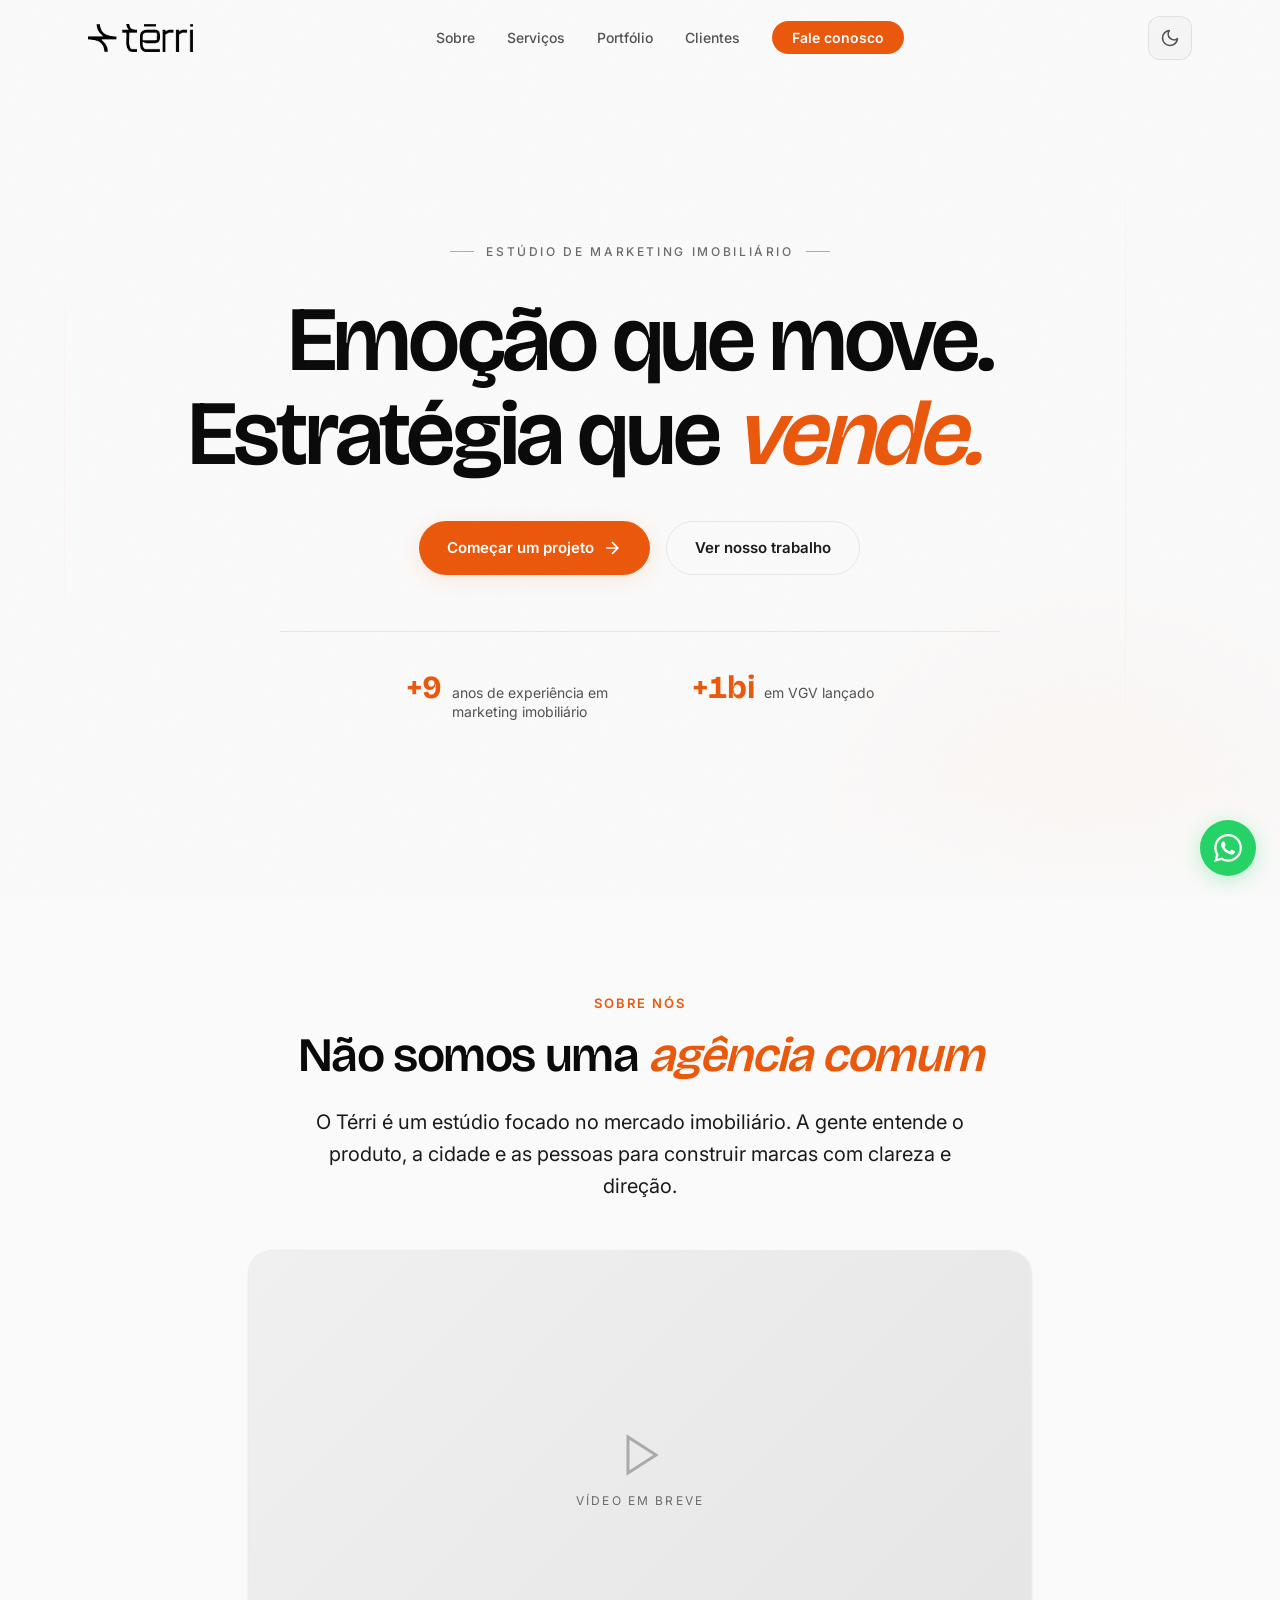
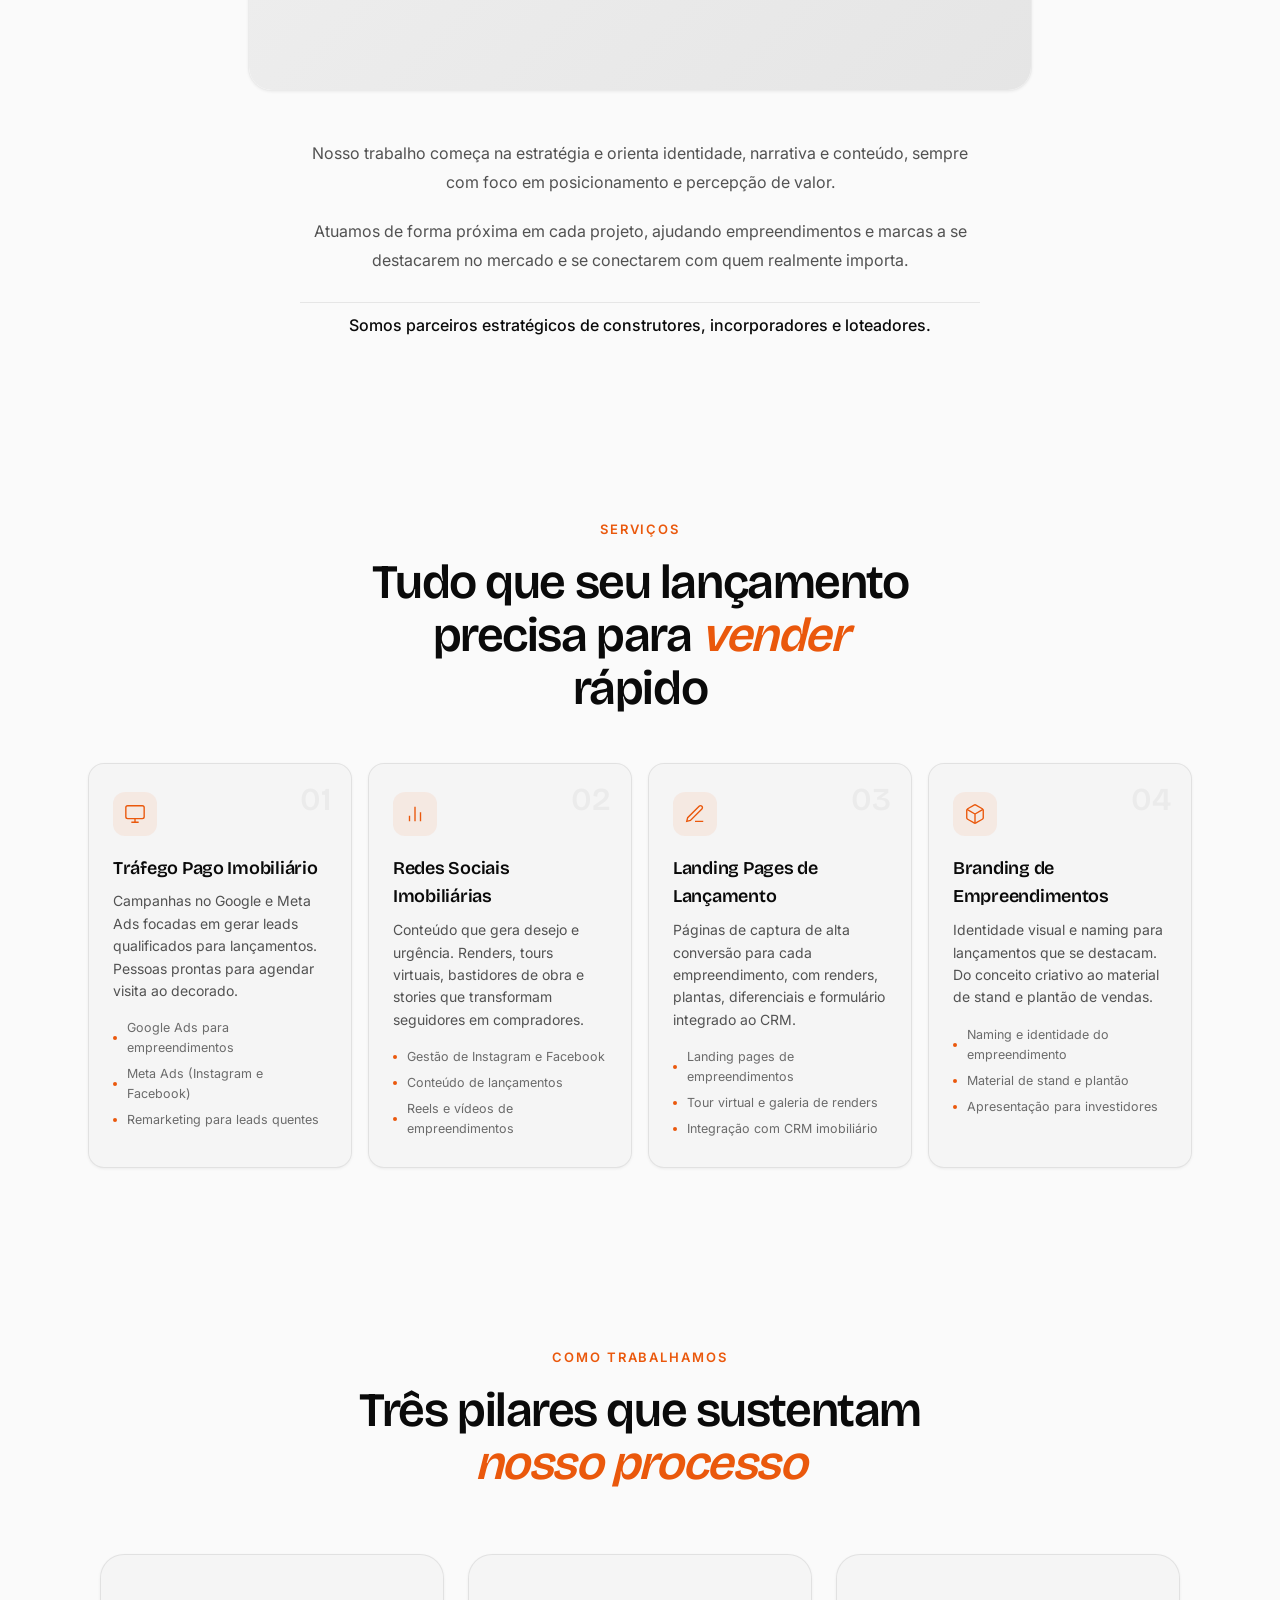
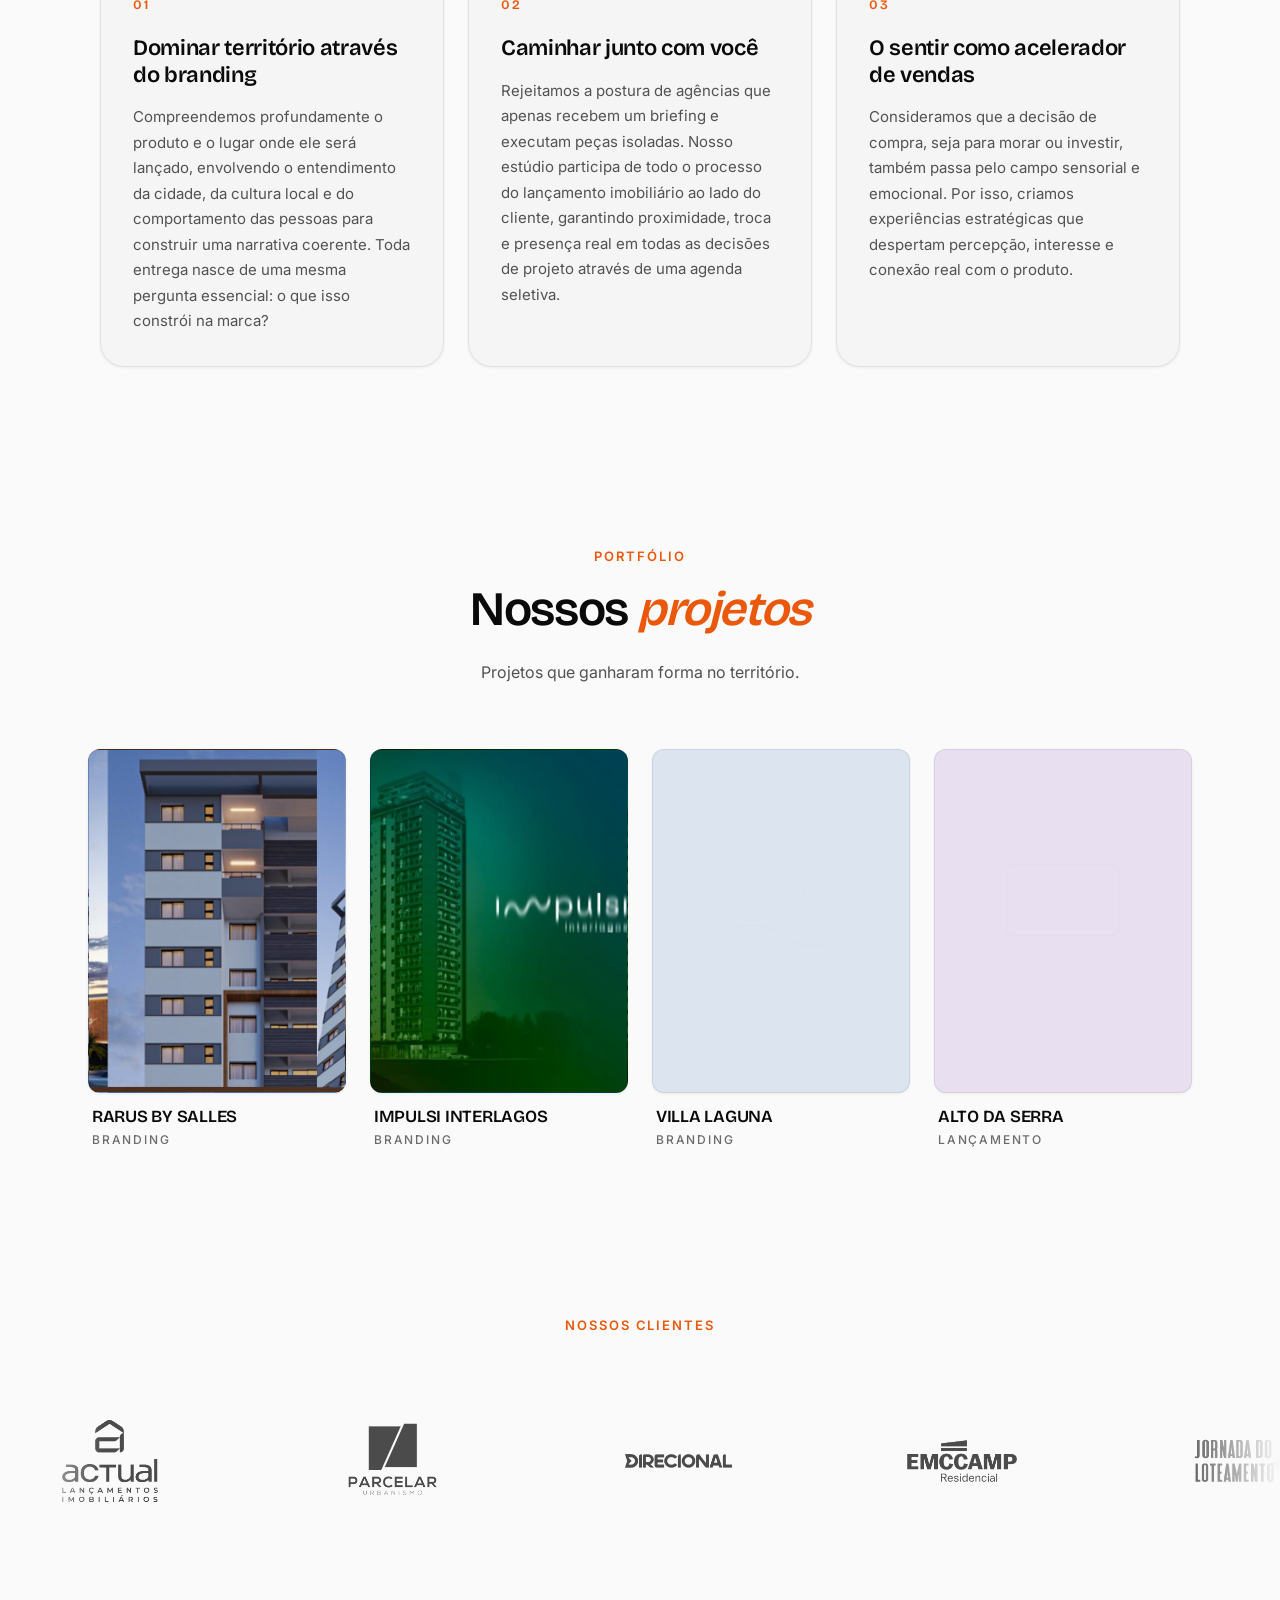
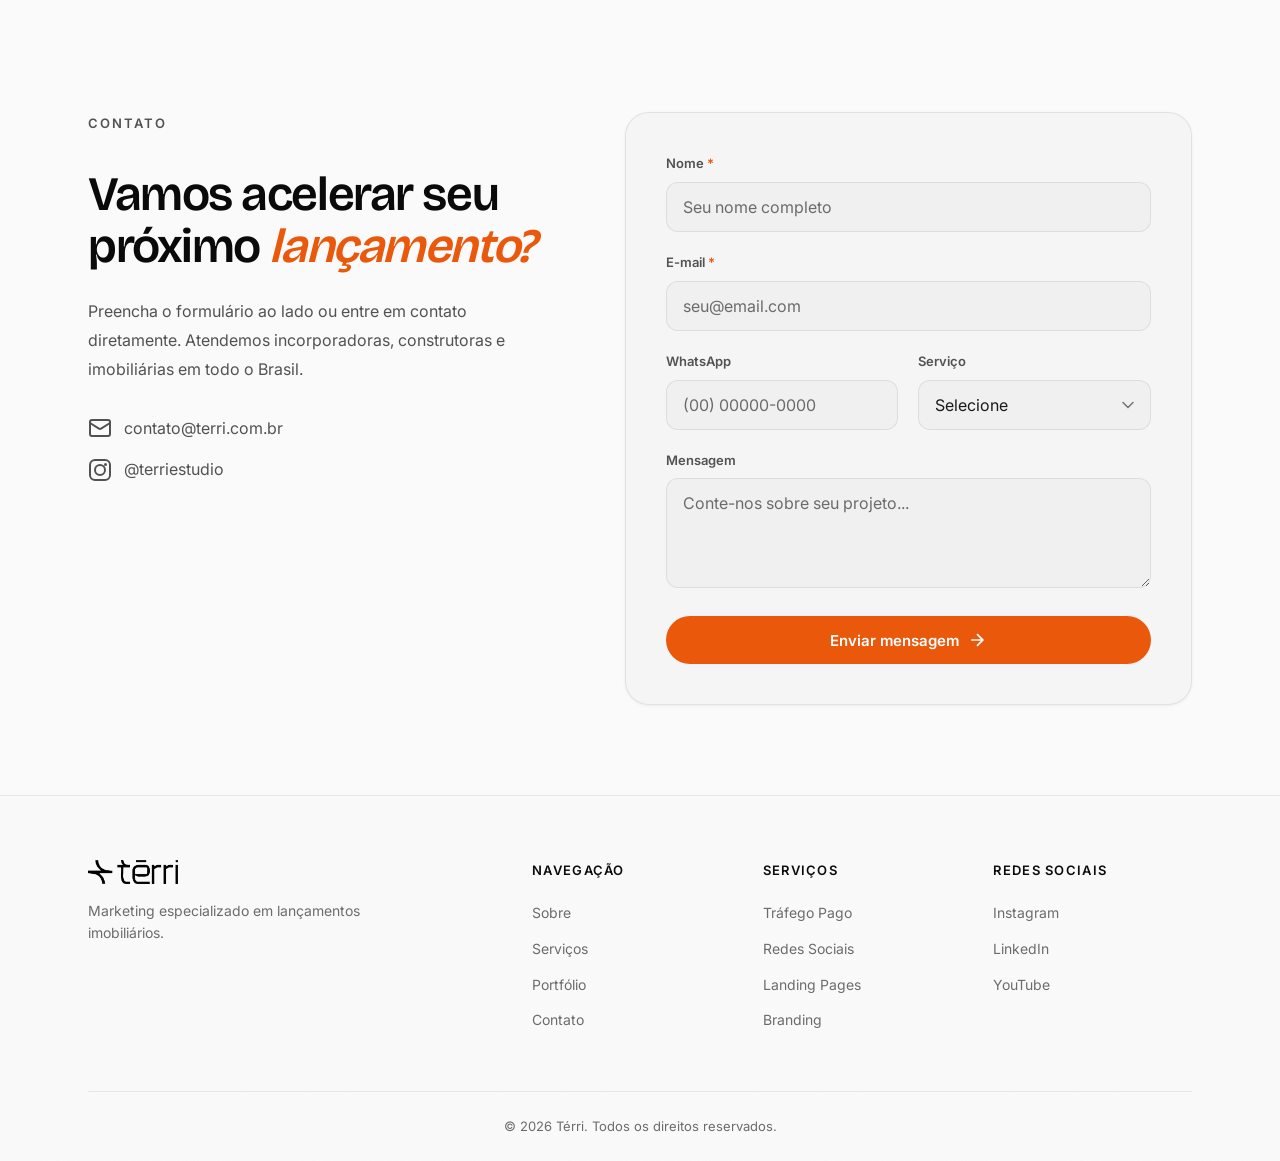
<file: index.html>
<!DOCTYPE html>
<html lang="pt-BR" data-theme="dark">
<head>
  <meta charset="UTF-8">
  <meta name="viewport" content="width=device-width, initial-scale=1.0">
  <meta name="color-scheme" content="dark light">
  <title>Térri — Marketing Mobiliário</title>
  <meta name="description" content="Térri é uma agência especializada em marketing imobiliário. Lançamentos, incorporadoras e construtoras vendendo mais com estratégia digital.">
  <meta property="og:title" content="Térri — Marketing Mobiliário">
  <meta property="og:description" content="Agência especializada em marketing imobiliário. Lançamentos, incorporadoras e construtoras vendendo mais com estratégia digital.">
  <meta property="og:type" content="website">
  <meta property="og:locale" content="pt_BR">
  <link rel="icon" type="image/x-icon" href="favicon.ico">
  <link rel="preconnect" href="https://fonts.googleapis.com">
  <link rel="preconnect" href="https://fonts.gstatic.com" crossorigin>
  <link href="https://fonts.googleapis.com/css2?family=Bricolage+Grotesque:opsz,wght@12..96,500;12..96,600;12..96,700&family=Inter:wght@400;500;600;700;800&display=swap" rel="stylesheet">
  <link rel="stylesheet" href="css/style.css">
  <!-- Prevent FOUC on theme -->
  <script>
    (function() {
      var t = localStorage.getItem('terri-theme');
      if (!t) t = window.matchMedia('(prefers-color-scheme: light)').matches ? 'light' : 'dark';
      document.documentElement.setAttribute('data-theme', t);
    })();
  </script>
</head>
<body>
  <!-- Shared SVG symbols -->
  <svg hidden aria-hidden="true">
    <symbol id="icon-arrow" viewBox="0 0 24 24"><path d="M5 12h14M12 5l7 7-7 7"/></symbol>
  </svg>

  <!-- Noise overlay -->
  <div class="noise" aria-hidden="true"></div>

  <!-- Header -->
  <header class="header" id="header">
    <div class="container header__inner">
      <a href="#" class="header__logo">
        <img src="src/logo.png" alt="Térri" class="header__logo-img js-logo-img">
        <span class="header__logo-text" style="display:none">Térri</span>
      </a>
      <nav class="header__nav" id="nav" aria-label="Navegação principal">
        <ul class="header__nav-list">
          <li><a href="#sobre" class="header__nav-link">Sobre</a></li>
          <li><a href="#servicos" class="header__nav-link">Serviços</a></li>
          <li><a href="#portfolio" class="header__nav-link">Portfólio</a></li>
          <li><a href="#parceiros" class="header__nav-link">Clientes</a></li>
          <li><a href="#contato" class="header__nav-link header__nav-link--cta">Fale conosco</a></li>
        </ul>
      </nav>
      <div class="header__actions">
        <button class="theme-toggle" id="themeToggle" aria-label="Alternar tema claro/escuro" type="button">
          <svg class="theme-toggle__icon theme-toggle__icon--sun" width="20" height="20" viewBox="0 0 24 24" fill="none" stroke="currentColor" stroke-width="2" stroke-linecap="round" stroke-linejoin="round"><circle cx="12" cy="12" r="5"/><path d="M12 1v2M12 21v2M4.22 4.22l1.42 1.42M18.36 18.36l1.42 1.42M1 12h2M21 12h2M4.22 19.78l1.42-1.42M18.36 5.64l1.42-1.42"/></svg>
          <svg class="theme-toggle__icon theme-toggle__icon--moon" width="20" height="20" viewBox="0 0 24 24" fill="none" stroke="currentColor" stroke-width="2" stroke-linecap="round" stroke-linejoin="round"><path d="M21 12.79A9 9 0 1111.21 3 7 7 0 0021 12.79z"/></svg>
        </button>
        <button class="header__menu-btn" id="menuBtn" aria-label="Abrir menu" aria-expanded="false" type="button">
          <span></span>
          <span></span>
          <span></span>
        </button>
      </div>
    </div>
  </header>

  <!-- Mobile nav overlay -->
  <div class="mobile-nav" id="mobileNav" aria-hidden="true">
    <nav aria-label="Navegação mobile">
      <ul class="mobile-nav__list">
        <li><a href="#sobre" class="mobile-nav__link">Sobre</a></li>
        <li><a href="#servicos" class="mobile-nav__link">Serviços</a></li>
        <li><a href="#portfolio" class="mobile-nav__link">Portfólio</a></li>
        <li><a href="#parceiros" class="mobile-nav__link">Clientes</a></li>
        <li><a href="#contato" class="mobile-nav__link mobile-nav__link--cta">Fale conosco</a></li>
      </ul>
    </nav>
  </div>

  <!-- Hero -->
  <section class="hero" id="hero">
    <!-- Animated background -->
    <div class="hero__bg" aria-hidden="true">
      <div class="hero__aurora"></div>
      <div class="hero__accent-line"></div>
      <div class="hero__accent-line hero__accent-line--2"></div>
    </div>

    <div class="container hero__inner">
      <div class="hero__content">
        <p class="hero__tag hero__reveal" data-delay="0">Estúdio de Marketing Imobiliário</p>
        <h1 class="hero__title">
          <span class="hero__reveal" data-delay="1">Emoção que move.</span>
          <span class="hero__reveal hero__title-cycle" data-delay="2">
            Estratégia que
            <span class="hero__cycle" id="heroCycle">
              <span class="hero__cycle-word active">vende.</span>
              <span class="hero__cycle-word">performa.</span>
              <span class="hero__cycle-word">conecta.</span>
            </span>
          </span>
        </h1>
        <div class="hero__actions hero__reveal" data-delay="3">
          <a href="#contato" class="btn btn--primary">Começar um projeto <svg width="20" height="20" fill="none" stroke="currentColor" stroke-width="2" aria-hidden="true"><use href="#icon-arrow"/></svg></a>
          <a href="#portfolio" class="btn btn--outline">Ver nosso trabalho</a>
        </div>
        <ul class="hero__facts hero__reveal" data-delay="4">
          <li class="hero__fact">
            <span class="hero__fact-mark" aria-hidden="true">+9</span>
            <span class="hero__fact-text">anos de experiência em marketing imobiliário</span>
          </li>
          <li class="hero__fact">
            <span class="hero__fact-mark" aria-hidden="true">+1bi</span>
            <span class="hero__fact-text">em VGV lançado</span>
          </li>
        </ul>
      </div>
    </div>
  </section>

  <!-- About -->
  <section class="about" id="sobre">
    <div class="container about__inner">
      <div class="about__intro reveal-up">
        <p class="section-tag">Sobre nós</p>
        <h2 class="section-title about__title">Não somos uma <em>agência comum</em></h2>
        <p class="about__lead">O Térri é um estúdio focado no mercado imobiliário. A gente entende o produto, a cidade e as pessoas para construir marcas com clareza e direção.</p>
      </div>
      <div class="about__video reveal-up" aria-hidden="true">
        <div class="about__video-placeholder">
          <svg width="48" height="48" viewBox="0 0 24 24" fill="none" stroke="currentColor" stroke-width="1.5" opacity="0.5">
            <polygon points="6 3 20 12 6 21 6 3"/>
          </svg>
          <span class="about__video-label">Vídeo em breve</span>
        </div>
      </div>
      <div class="about__body reveal-up">
        <p>Nosso trabalho começa na estratégia e orienta identidade, narrativa e conteúdo, sempre com foco em posicionamento e percepção de valor.</p>
        <p>Atuamos de forma próxima em cada projeto, ajudando empreendimentos e marcas a se destacarem no mercado e se conectarem com quem realmente importa.</p>
        <p class="about__signature">Somos parceiros estratégicos de construtores, incorporadores e loteadores.</p>
      </div>
    </div>
  </section>

  <!-- Services -->
  <section class="services" id="servicos">
    <div class="container">
      <div class="services__header">
        <p class="section-tag reveal-up">Serviços</p>
        <h2 class="section-title reveal-up">Tudo que seu lançamento precisa para <em>vender</em> rápido</h2>
      </div>
      <div class="services__grid">
        <article class="service-card reveal-up">
          <div class="service-card__number" aria-hidden="true">01</div>
          <div class="service-card__icon" aria-hidden="true">
            <svg width="32" height="32" viewBox="0 0 24 24" fill="none" stroke="currentColor" stroke-width="1.5"><rect x="2" y="3" width="20" height="14" rx="2"/><path d="M8 21h8M12 17v4"/></svg>
          </div>
          <h3 class="service-card__title">Tráfego Pago Imobiliário</h3>
          <p class="service-card__desc">Campanhas no Google e Meta Ads focadas em gerar leads qualificados para lançamentos. Pessoas prontas para agendar visita ao decorado.</p>
          <ul class="service-card__list">
            <li>Google Ads para empreendimentos</li>
            <li>Meta Ads (Instagram e Facebook)</li>
            <li>Remarketing para leads quentes</li>
          </ul>
        </article>
        <article class="service-card reveal-up">
          <div class="service-card__number" aria-hidden="true">02</div>
          <div class="service-card__icon" aria-hidden="true">
            <svg width="32" height="32" viewBox="0 0 24 24" fill="none" stroke="currentColor" stroke-width="1.5"><path d="M18 20V10M12 20V4M6 20v-6"/></svg>
          </div>
          <h3 class="service-card__title">Redes Sociais Imobiliárias</h3>
          <p class="service-card__desc">Conteúdo que gera desejo e urgência. Renders, tours virtuais, bastidores de obra e stories que transformam seguidores em compradores.</p>
          <ul class="service-card__list">
            <li>Gestão de Instagram e Facebook</li>
            <li>Conteúdo de lançamentos</li>
            <li>Reels e vídeos de empreendimentos</li>
          </ul>
        </article>
        <article class="service-card reveal-up">
          <div class="service-card__number" aria-hidden="true">03</div>
          <div class="service-card__icon" aria-hidden="true">
            <svg width="32" height="32" viewBox="0 0 24 24" fill="none" stroke="currentColor" stroke-width="1.5"><path d="M12 20h9M16.5 3.5a2.121 2.121 0 013 3L7 19l-4 1 1-4 12.5-12.5z"/></svg>
          </div>
          <h3 class="service-card__title">Landing Pages de Lançamento</h3>
          <p class="service-card__desc">Páginas de captura de alta conversão para cada empreendimento, com renders, plantas, diferenciais e formulário integrado ao CRM.</p>
          <ul class="service-card__list">
            <li>Landing pages de empreendimentos</li>
            <li>Tour virtual e galeria de renders</li>
            <li>Integração com CRM imobiliário</li>
          </ul>
        </article>
        <article class="service-card reveal-up">
          <div class="service-card__number" aria-hidden="true">04</div>
          <div class="service-card__icon" aria-hidden="true">
            <svg width="32" height="32" viewBox="0 0 24 24" fill="none" stroke="currentColor" stroke-width="1.5"><path d="M21 16V8a2 2 0 00-1-1.73l-7-4a2 2 0 00-2 0l-7 4A2 2 0 003 8v8a2 2 0 001 1.73l7 4a2 2 0 002 0l7-4A2 2 0 0021 16z"/><path d="M3.27 6.96L12 12.01l8.73-5.05M12 22.08V12"/></svg>
          </div>
          <h3 class="service-card__title">Branding de Empreendimentos</h3>
          <p class="service-card__desc">Identidade visual e naming para lançamentos que se destacam. Do conceito criativo ao material de stand e plantão de vendas.</p>
          <ul class="service-card__list">
            <li>Naming e identidade do empreendimento</li>
            <li>Material de stand e plantão</li>
            <li>Apresentação para investidores</li>
          </ul>
        </article>
      </div>
    </div>
  </section>

  <!-- Process / Pillars -->
  <section class="process" id="processo">
    <div class="container">
      <div class="process__header">
        <p class="section-tag reveal-up">Como trabalhamos</p>
        <h2 class="section-title reveal-up">Três pilares que sustentam <em>nosso processo</em></h2>
      </div>
      <div class="process__timeline">
        <article class="process__step reveal-up">
          <div class="process__step-number" aria-hidden="true">01</div>
          <div class="process__step-content">
            <h3 class="process__step-title">Dominar território através do branding</h3>
            <p>Compreendemos profundamente o produto e o lugar onde ele será lançado, envolvendo o entendimento da cidade, da cultura local e do comportamento das pessoas para construir uma narrativa coerente. Toda entrega nasce de uma mesma pergunta essencial: o que isso constrói na marca?</p>
          </div>
        </article>
        <article class="process__step reveal-up">
          <div class="process__step-number" aria-hidden="true">02</div>
          <div class="process__step-content">
            <h3 class="process__step-title">Caminhar junto com você</h3>
            <p>Rejeitamos a postura de agências que apenas recebem um briefing e executam peças isoladas. Nosso estúdio participa de todo o processo do lançamento imobiliário ao lado do cliente, garantindo proximidade, troca e presença real em todas as decisões de projeto através de uma agenda seletiva.</p>
          </div>
        </article>
        <article class="process__step reveal-up">
          <div class="process__step-number" aria-hidden="true">03</div>
          <div class="process__step-content">
            <h3 class="process__step-title">O sentir como acelerador de vendas</h3>
            <p>Consideramos que a decisão de compra, seja para morar ou investir, também passa pelo campo sensorial e emocional. Por isso, criamos experiências estratégicas que despertam percepção, interesse e conexão real com o produto.</p>
          </div>
        </article>
      </div>
    </div>
  </section>

  <!-- Portfolio -->
  <section class="portfolio" id="portfolio">
    <div class="container">
      <div class="portfolio__header">
        <p class="section-tag reveal-up">Portfólio</p>
        <h2 class="section-title reveal-up">Nossos <em>projetos</em></h2>
        <p class="portfolio__subtitle reveal-up">Projetos que ganharam forma no território.</p>
      </div>
      <div class="portfolio__grid">
        <a href="portfolio/rarus-by-salles.html" class="portfolio__item reveal-up">
          <div class="portfolio__item-media" style="background-image:url('src/rarus/card-rarus.jpg')"></div>
          <div class="portfolio__item-meta">
            <h3 class="portfolio__item-title">Rarus by Salles</h3>
            <span class="portfolio__item-tag">Branding</span>
          </div>
        </a>
        <a href="portfolio/impulsi-interlagos.html" class="portfolio__item reveal-up">
          <div class="portfolio__item-media" style="background-image:url('src/impulsi/card-impulsi.jpg')"></div>
          <div class="portfolio__item-meta">
            <h3 class="portfolio__item-title">Impulsi Interlagos</h3>
            <span class="portfolio__item-tag">Branding</span>
          </div>
        </a>
        <a href="portfolio/villa-laguna.html" class="portfolio__item reveal-up">
          <div class="portfolio__item-media portfolio__item-bg--5">
            <svg class="portfolio__item-deco" viewBox="0 0 200 200" fill="none" aria-hidden="true"><path d="M20 120 Q60 90 100 120 T180 120" stroke="currentColor" stroke-width="0.5" opacity="0.15"/><path d="M20 140 Q60 110 100 140 T180 140" stroke="currentColor" stroke-width="0.5" opacity="0.1"/><circle cx="150" cy="55" r="18" stroke="currentColor" stroke-width="0.5" opacity="0.1"/></svg>
          </div>
          <div class="portfolio__item-meta">
            <h3 class="portfolio__item-title">Villa Laguna</h3>
            <span class="portfolio__item-tag">Branding</span>
          </div>
        </a>
        <a href="portfolio/alto-da-serra.html" class="portfolio__item reveal-up">
          <div class="portfolio__item-media portfolio__item-bg--1">
            <svg class="portfolio__item-deco" viewBox="0 0 200 200" fill="none" aria-hidden="true"><rect x="20" y="20" width="160" height="100" rx="8" stroke="currentColor" stroke-width="0.5" opacity="0.15"/><rect x="20" y="135" width="100" height="8" rx="2" stroke="currentColor" stroke-width="0.5" opacity="0.08"/><circle cx="150" cy="155" r="20" stroke="currentColor" stroke-width="0.5" opacity="0.1"/></svg>
          </div>
          <div class="portfolio__item-meta">
            <h3 class="portfolio__item-title">Alto da Serra</h3>
            <span class="portfolio__item-tag">Lançamento</span>
          </div>
        </a>
      </div>
    </div>
  </section>

  <!-- Partners / Social Proof -->
  <section class="partners" id="parceiros">
    <div class="container">
      <div class="partners__header">
        <p class="section-tag reveal-up">Nossos clientes</p>
      </div>
    </div>
    <div class="partners__marquee" aria-label="Parceiros e clientes">
      <div class="partners__track">
        <div class="partners__logo"><img src="src/parceiros/actual-lancamentos.png" alt="Actual Lançamentos Imobiliários" loading="lazy"></div>
        <div class="partners__logo"><img src="src/parceiros/3.png" alt="Parceiro Térri" loading="lazy"></div>
        <div class="partners__logo"><img src="src/parceiros/4.png" alt="Parceiro Térri" loading="lazy"></div>
        <div class="partners__logo"><img src="src/parceiros/5.png" alt="Parceiro Térri" loading="lazy"></div>
        <div class="partners__logo"><img src="src/parceiros/6.png" alt="Parceiro Térri" loading="lazy"></div>
        <div class="partners__logo"><img src="src/parceiros/7.png" alt="Parceiro Térri" loading="lazy"></div>
        <div class="partners__logo"><img src="src/parceiros/8.png" alt="Parceiro Térri" loading="lazy"></div>
        <div class="partners__logo"><img src="src/parceiros/9.png" alt="Parceiro Térri" loading="lazy"></div>
        <div class="partners__logo"><img src="src/parceiros/10.png" alt="Parceiro Térri" loading="lazy"></div>
        <div class="partners__logo"><img src="src/parceiros/11.png" alt="Parceiro Térri" loading="lazy"></div>
        <div class="partners__logo"><img src="src/parceiros/12.png" alt="Parceiro Térri" loading="lazy"></div>
        <div class="partners__logo"><img src="src/parceiros/14.png" alt="Parceiro Térri" loading="lazy"></div>
        <div class="partners__logo"><img src="src/parceiros/15.png" alt="Parceiro Térri" loading="lazy"></div>
        <div class="partners__logo"><img src="src/parceiros/governo-go.png" alt="Governo do Estado de Goiás" loading="lazy"></div>
        <!-- Duplicate for seamless loop -->
        <div class="partners__logo" aria-hidden="true"><img src="src/parceiros/actual-lancamentos.png" alt="" loading="lazy"></div>
        <div class="partners__logo" aria-hidden="true"><img src="src/parceiros/3.png" alt="" loading="lazy"></div>
        <div class="partners__logo" aria-hidden="true"><img src="src/parceiros/4.png" alt="" loading="lazy"></div>
        <div class="partners__logo" aria-hidden="true"><img src="src/parceiros/5.png" alt="" loading="lazy"></div>
        <div class="partners__logo" aria-hidden="true"><img src="src/parceiros/6.png" alt="" loading="lazy"></div>
        <div class="partners__logo" aria-hidden="true"><img src="src/parceiros/7.png" alt="" loading="lazy"></div>
        <div class="partners__logo" aria-hidden="true"><img src="src/parceiros/8.png" alt="" loading="lazy"></div>
        <div class="partners__logo" aria-hidden="true"><img src="src/parceiros/9.png" alt="" loading="lazy"></div>
        <div class="partners__logo" aria-hidden="true"><img src="src/parceiros/10.png" alt="" loading="lazy"></div>
        <div class="partners__logo" aria-hidden="true"><img src="src/parceiros/11.png" alt="" loading="lazy"></div>
        <div class="partners__logo" aria-hidden="true"><img src="src/parceiros/12.png" alt="" loading="lazy"></div>
        <div class="partners__logo" aria-hidden="true"><img src="src/parceiros/14.png" alt="" loading="lazy"></div>
        <div class="partners__logo" aria-hidden="true"><img src="src/parceiros/15.png" alt="" loading="lazy"></div>
        <div class="partners__logo" aria-hidden="true"><img src="src/parceiros/governo-go.png" alt="" loading="lazy"></div>
      </div>
    </div>
  </section>

  <!-- Contact -->
  <section class="contact" id="contato">
    <div class="container contact__inner">
      <div class="contact__info reveal-left">
        <p class="section-tag">Contato</p>
        <h2 class="section-title">Vamos acelerar seu próximo <em>lançamento?</em></h2>
        <p>Preencha o formulário ao lado ou entre em contato diretamente. Atendemos incorporadoras, construtoras e imobiliárias em todo o Brasil.</p>
        <div class="contact__channels">
          <a href="mailto:contato@terri.com.br" class="contact__channel">
            <svg width="24" height="24" viewBox="0 0 24 24" fill="none" stroke="currentColor" stroke-width="2" aria-hidden="true"><rect x="2" y="4" width="20" height="16" rx="2"/><path d="m22 7-8.97 5.7a1.94 1.94 0 01-2.06 0L2 7"/></svg>
            <span>contato@terri.com.br</span>
          </a>
          <a href="https://www.instagram.com/terriestudio/" target="_blank" rel="noopener" class="contact__channel">
            <svg width="24" height="24" viewBox="0 0 24 24" fill="none" stroke="currentColor" stroke-width="2" aria-hidden="true"><rect x="2" y="2" width="20" height="20" rx="5"/><circle cx="12" cy="12" r="5"/><circle cx="17.5" cy="6.5" r="1.5" fill="currentColor" stroke="none"/></svg>
            <span>@terriestudio</span>
          </a>
        </div>
      </div>
      <div class="contact__form-wrapper reveal-right">
        <form class="contact__form" id="contactForm" novalidate>
          <div class="form-group">
            <label for="name">Nome <span class="required" aria-label="obrigatório">*</span></label>
            <input type="text" id="name" name="name" placeholder="Seu nome completo" required autocomplete="name">
          </div>
          <div class="form-group">
            <label for="email">E-mail <span class="required" aria-label="obrigatório">*</span></label>
            <input type="email" id="email" name="email" placeholder="seu@email.com" required autocomplete="email">
          </div>
          <div class="form-row">
            <div class="form-group">
              <label for="phone">WhatsApp</label>
              <input type="tel" id="phone" name="phone" placeholder="(00) 00000-0000" autocomplete="tel">
            </div>
            <div class="form-group">
              <label for="service">Serviço</label>
              <select id="service" name="service">
                <option value="">Selecione</option>
                <option value="trafego">Tráfego Pago</option>
                <option value="social">Redes Sociais</option>
                <option value="landing">Landing Page de Lançamento</option>
                <option value="branding">Branding de Empreendimento</option>
                <option value="completo">Campanha Completa</option>
                <option value="outro">Outro</option>
              </select>
            </div>
          </div>
          <div class="form-group">
            <label for="message">Mensagem</label>
            <textarea id="message" name="message" rows="4" placeholder="Conte-nos sobre seu projeto..."></textarea>
          </div>
          <button type="submit" class="btn btn--primary btn--full">Enviar mensagem <svg width="20" height="20" fill="none" stroke="currentColor" stroke-width="2" aria-hidden="true"><use href="#icon-arrow"/></svg></button>
        </form>
      </div>
    </div>
  </section>

  <!-- Footer -->
  <footer class="footer">
    <div class="container">
      <div class="footer__top">
        <div class="footer__brand">
          <img src="src/logo.png" alt="Térri" class="footer__logo js-logo-img">
          <span class="footer__logo-text" style="display:none">Térri</span>
          <p class="footer__desc">Marketing especializado em lançamentos imobiliários.</p>
        </div>
        <div class="footer__links">
          <div class="footer__col">
            <h4>Navegação</h4>
            <ul>
              <li><a href="#sobre">Sobre</a></li>
              <li><a href="#servicos">Serviços</a></li>
              <li><a href="#portfolio">Portfólio</a></li>
              <li><a href="#contato">Contato</a></li>
            </ul>
          </div>
          <div class="footer__col">
            <h4>Serviços</h4>
            <ul>
              <li><a href="#servicos">Tráfego Pago</a></li>
              <li><a href="#servicos">Redes Sociais</a></li>
              <li><a href="#servicos">Landing Pages</a></li>
              <li><a href="#servicos">Branding</a></li>
            </ul>
          </div>
          <div class="footer__col">
            <h4>Redes Sociais</h4>
            <ul>
              <li><a href="https://www.instagram.com/terriestudio/" target="_blank" rel="noopener">Instagram</a></li>
              <li><a href="https://linkedin.com/company/terri" target="_blank" rel="noopener">LinkedIn</a></li>
              <li><a href="https://youtube.com/@terri" target="_blank" rel="noopener">YouTube</a></li>
            </ul>
          </div>
        </div>
      </div>
      <div class="footer__bottom">
        <p>&copy; 2026 Térri. Todos os direitos reservados.</p>
      </div>
    </div>
    <div class="noise" aria-hidden="true"></div>
  </footer>

  <!-- WhatsApp Float -->
  <a href="https://wa.me/5531992520403" target="_blank" rel="noopener" class="whatsapp-float" aria-label="Fale conosco pelo WhatsApp">
    <svg width="28" height="28" viewBox="0 0 24 24" fill="currentColor" aria-hidden="true"><path d="M17.472 14.382c-.297-.149-1.758-.867-2.03-.967-.273-.099-.471-.148-.67.15-.197.297-.767.966-.94 1.164-.173.199-.347.223-.644.075-.297-.15-1.255-.463-2.39-1.475-.883-.788-1.48-1.761-1.653-2.059-.173-.297-.018-.458.13-.606.134-.133.298-.347.446-.52.149-.174.198-.298.298-.497.099-.198.05-.371-.025-.52-.075-.149-.669-1.612-.916-2.207-.242-.579-.487-.5-.669-.51-.173-.008-.371-.01-.57-.01-.198 0-.52.074-.792.372-.272.297-1.04 1.016-1.04 2.479 0 1.462 1.065 2.875 1.213 3.074.149.198 2.096 3.2 5.077 4.487.709.306 1.262.489 1.694.625.712.227 1.36.195 1.871.118.571-.085 1.758-.719 2.006-1.413.248-.694.248-1.289.173-1.413-.074-.124-.272-.198-.57-.347m-5.421 7.403h-.004a9.87 9.87 0 01-5.031-1.378l-.361-.214-3.741.982.998-3.648-.235-.374a9.86 9.86 0 01-1.51-5.26c.001-5.45 4.436-9.884 9.888-9.884 2.64 0 5.122 1.03 6.988 2.898a9.825 9.825 0 012.893 6.994c-.003 5.45-4.437 9.884-9.885 9.884m8.413-18.297A11.815 11.815 0 0012.05 0C5.495 0 .16 5.335.157 11.892c0 2.096.547 4.142 1.588 5.945L.057 24l6.305-1.654a11.882 11.882 0 005.683 1.448h.005c6.554 0 11.89-5.335 11.893-11.893a11.821 11.821 0 00-3.48-8.413z"/></svg>
  </a>

  <script src="js/main.js"></script>
</body>
</html>
</file>
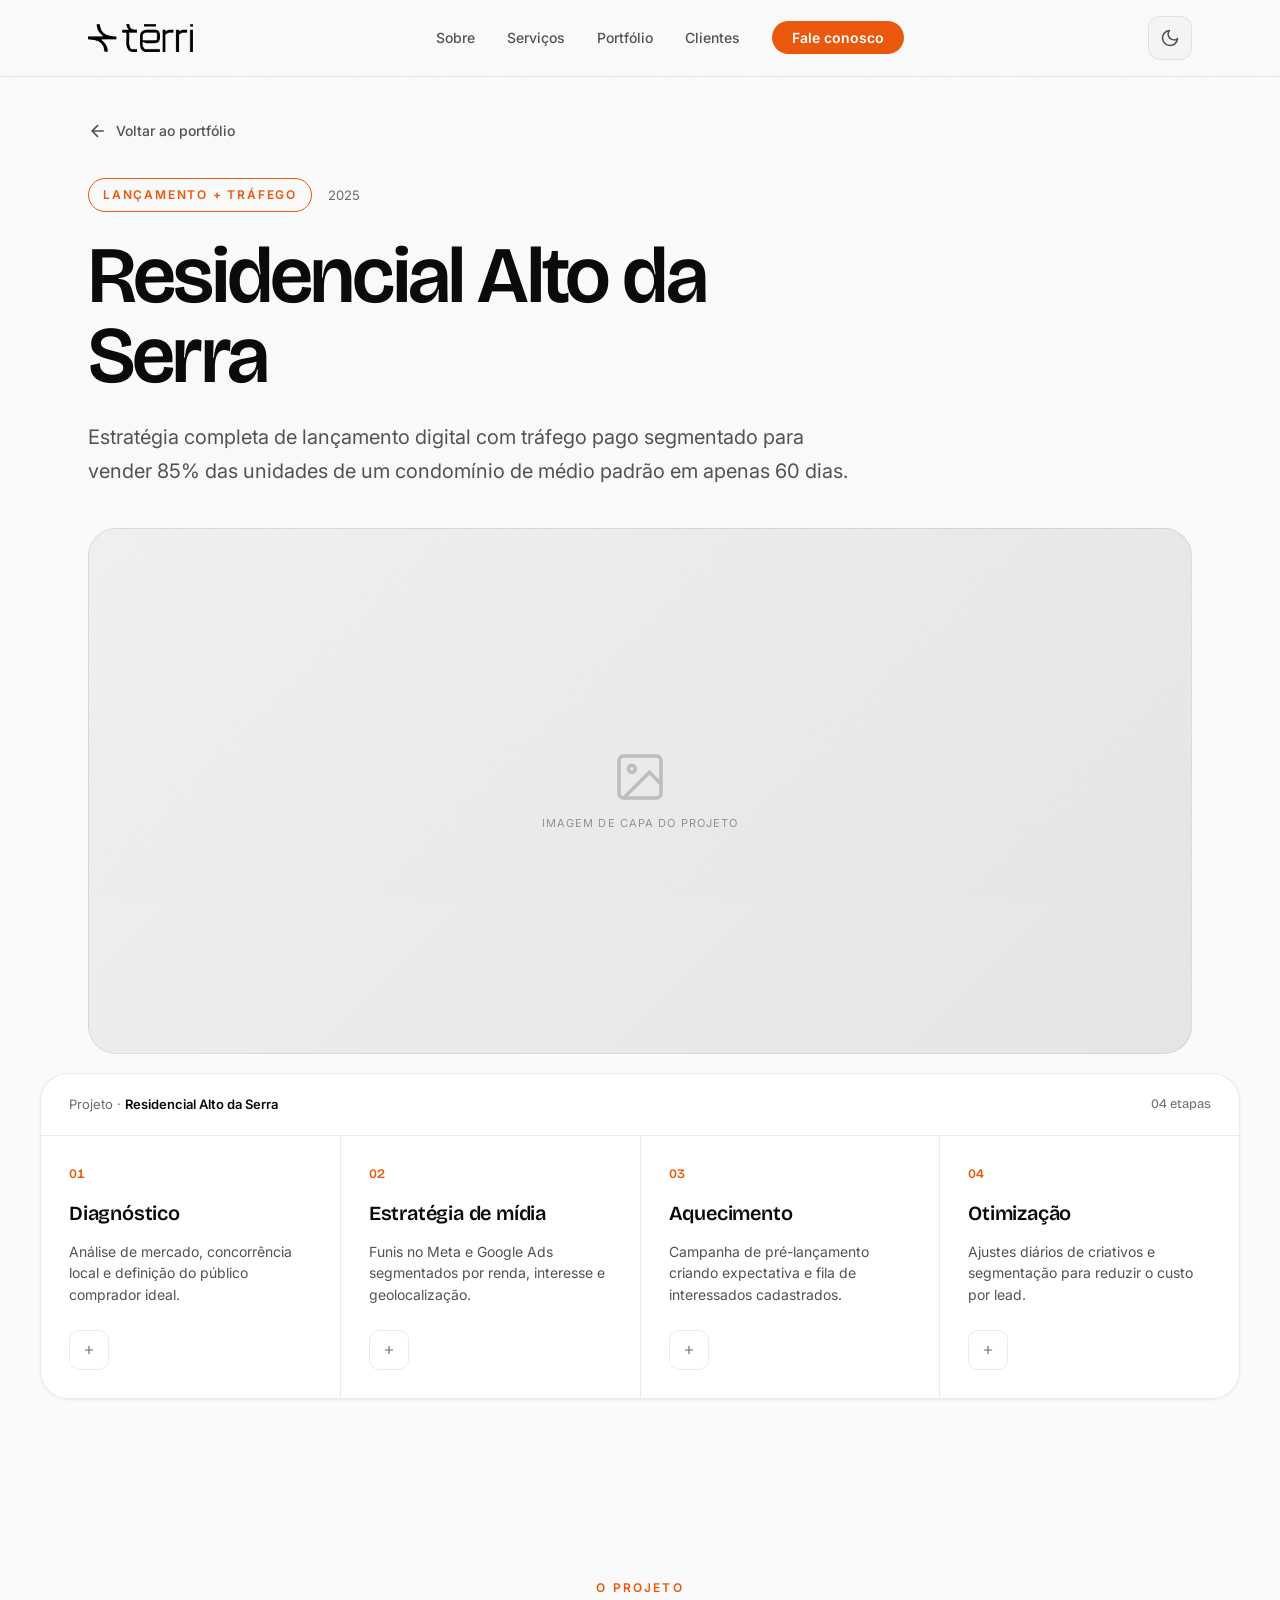
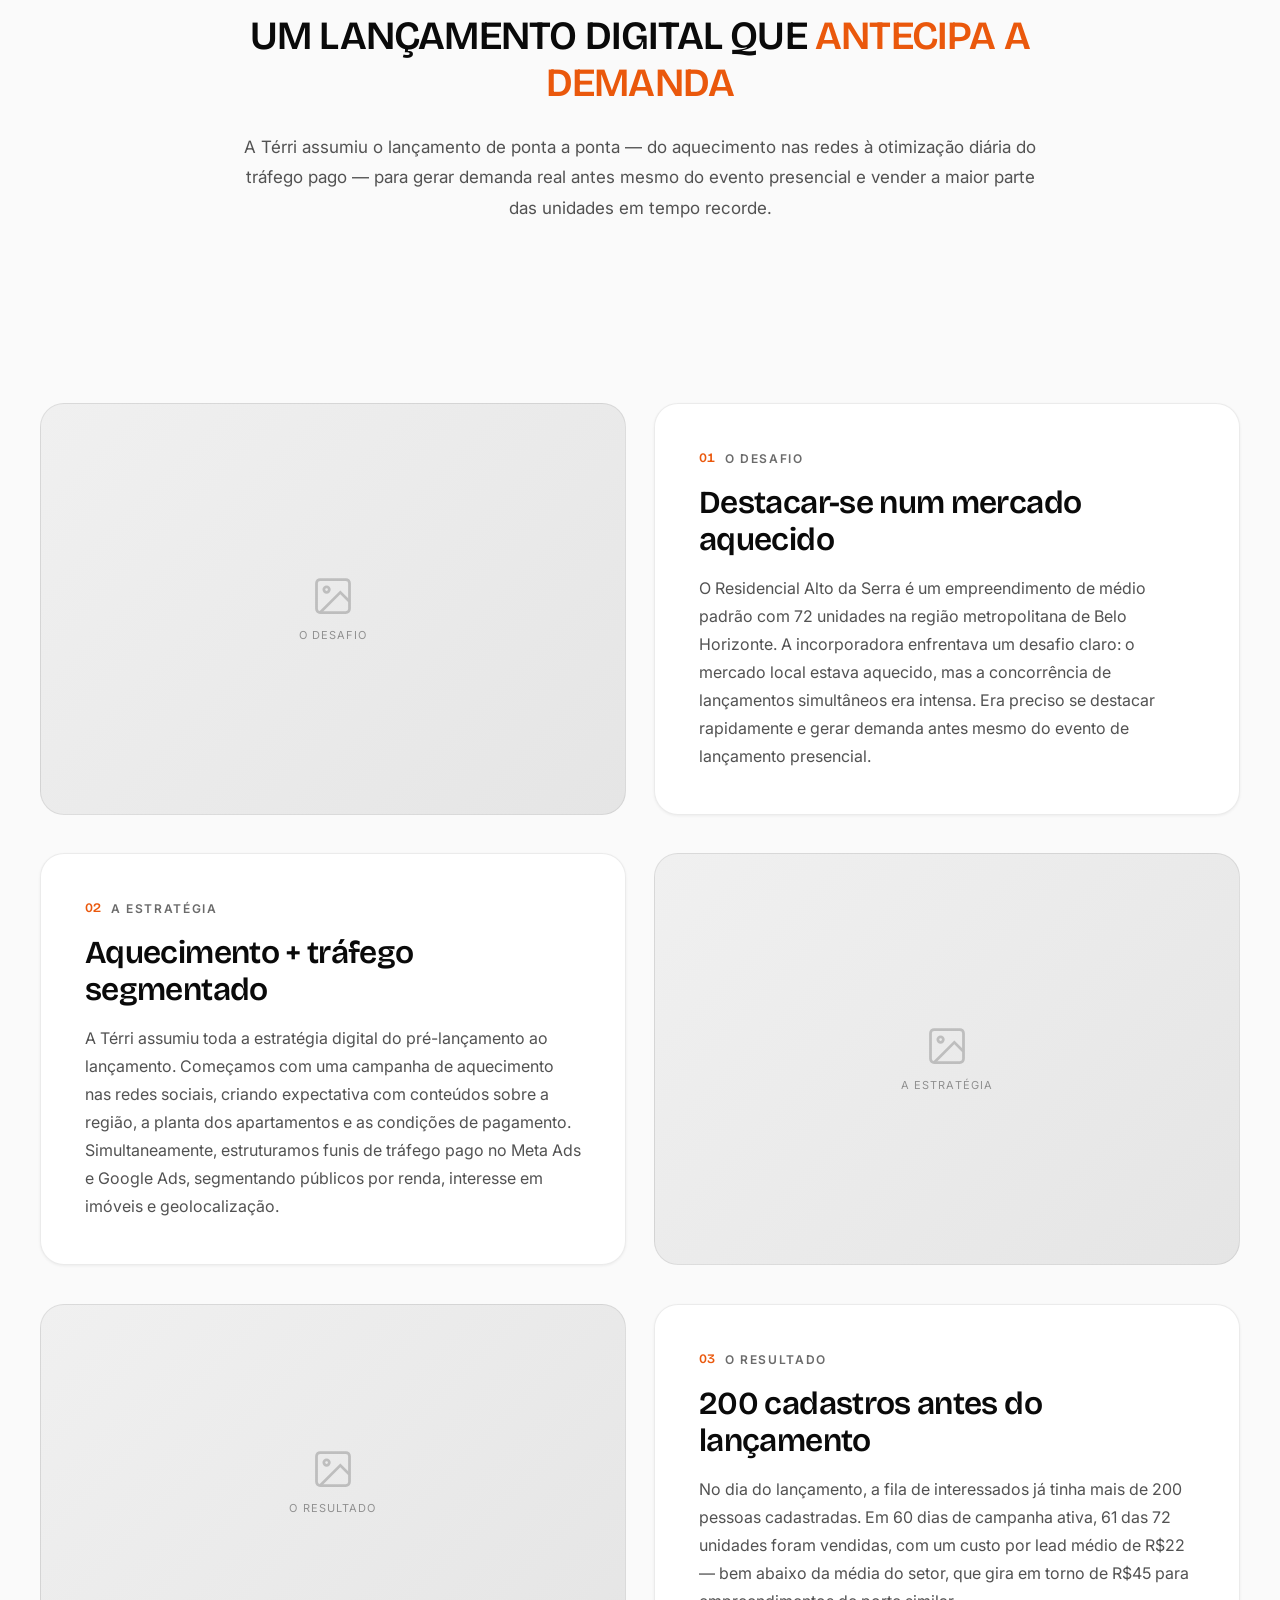
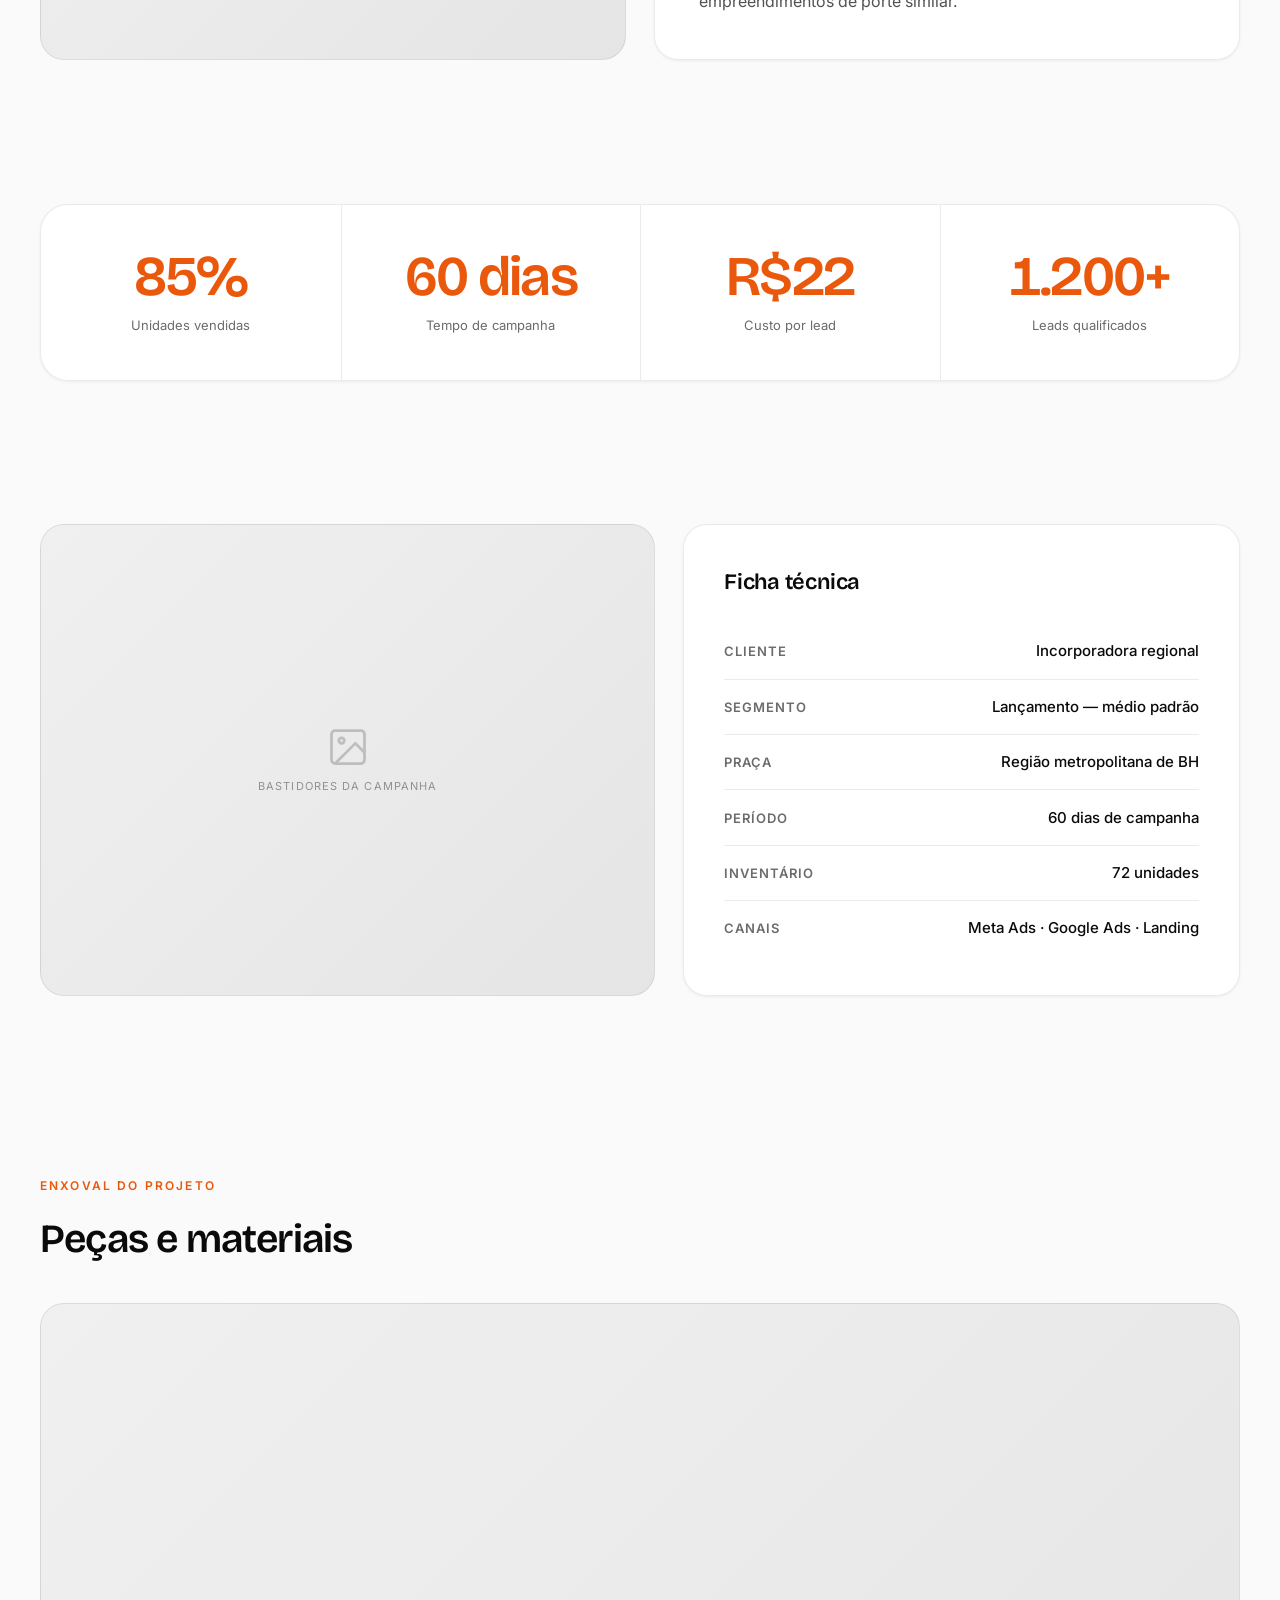
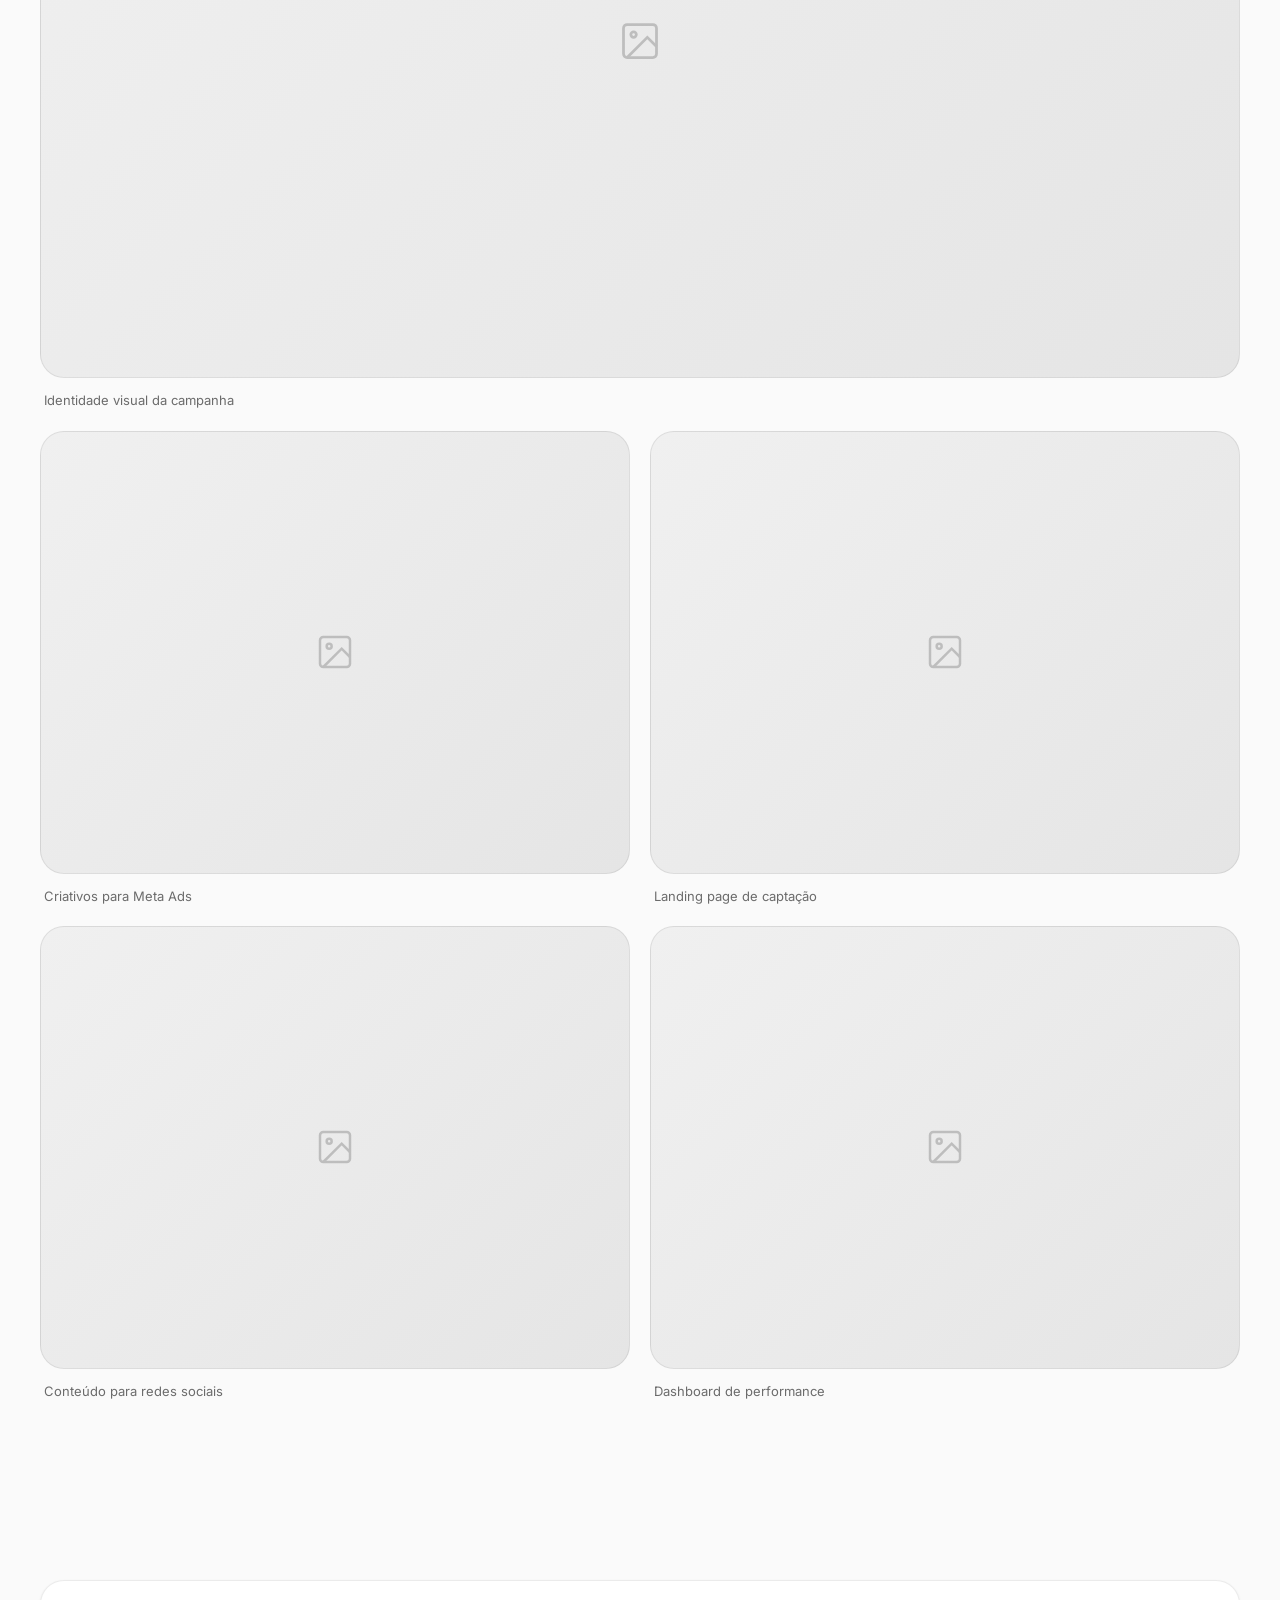
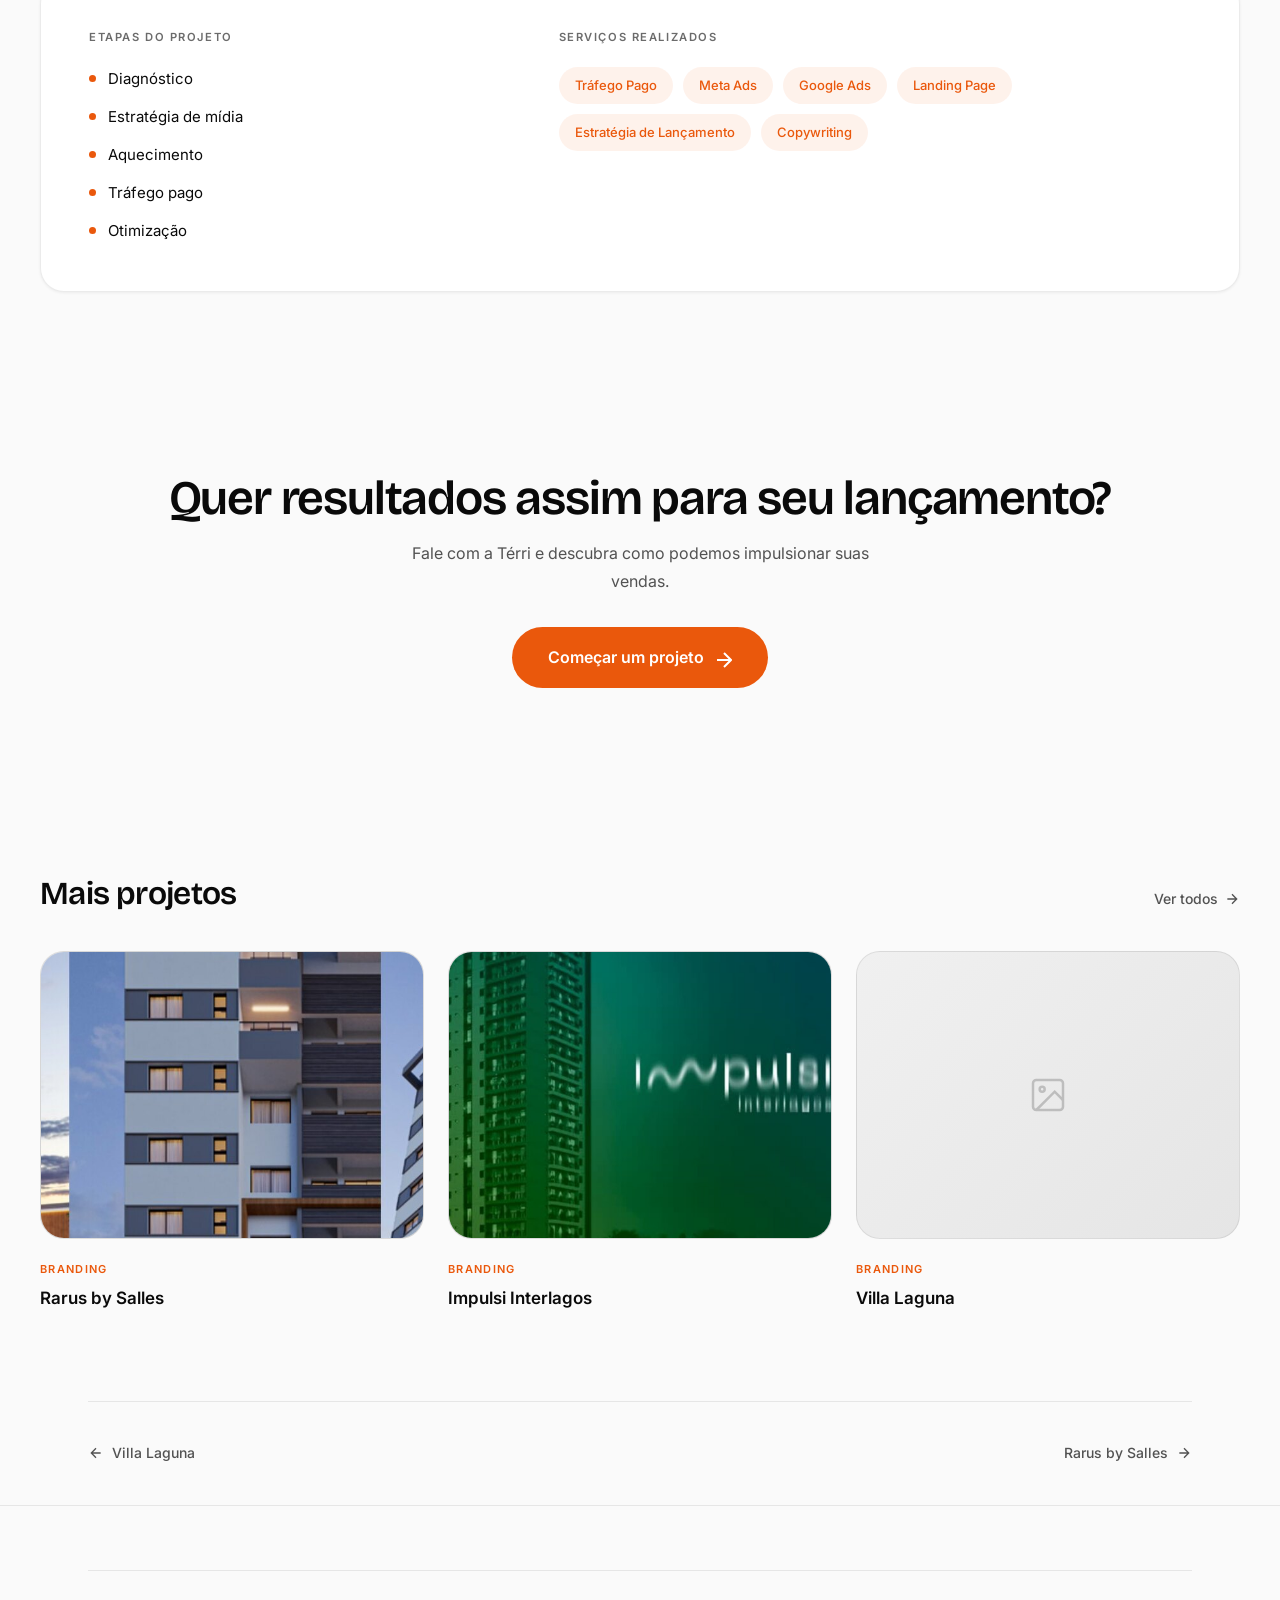
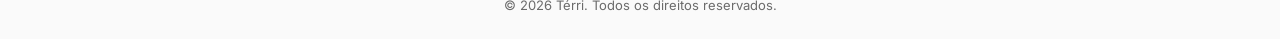
<file: portfolio/alto-da-serra.html>
<!DOCTYPE html>
<html lang="pt-BR" data-theme="dark">
<head>
  <meta charset="UTF-8">
  <meta name="viewport" content="width=device-width, initial-scale=1.0">
  <meta name="color-scheme" content="dark light">
  <title>Residencial Alto da Serra — Térri</title>
  <meta name="description" content="Case de lançamento imobiliário: como a Térri ajudou o Residencial Alto da Serra a vender 85% das unidades em apenas 60 dias com estratégia de tráfego pago.">
  <link rel="icon" type="image/x-icon" href="../favicon.ico">
  <link rel="preconnect" href="https://fonts.googleapis.com">
  <link rel="preconnect" href="https://fonts.gstatic.com" crossorigin>
  <link href="https://fonts.googleapis.com/css2?family=Bricolage+Grotesque:opsz,wght@12..96,500;12..96,600;12..96,700&family=Inter:wght@400;500;600;700;800&display=swap" rel="stylesheet">
  <link rel="stylesheet" href="../css/style.css">
  <link rel="stylesheet" href="../css/portfolio-v2.css">
  <script>
    (function() {
      var t = localStorage.getItem('terri-theme');
      if (!t) t = window.matchMedia('(prefers-color-scheme: light)').matches ? 'light' : 'dark';
      document.documentElement.setAttribute('data-theme', t);
    })();
  </script>
</head>
<body>
  <!-- Header -->
  <header class="header header--scrolled" id="header">
    <div class="container header__inner">
      <a href="../index.html" class="header__logo">
        <img src="../src/logo.png" alt="Térri" class="header__logo-img js-logo-img">
        <span class="header__logo-text" style="display:none">Térri</span>
      </a>
      <nav class="header__nav" id="nav" aria-label="Navegação">
        <ul class="header__nav-list">
          <li><a href="../index.html#sobre" class="header__nav-link">Sobre</a></li>
          <li><a href="../index.html#servicos" class="header__nav-link">Serviços</a></li>
          <li><a href="../index.html#portfolio" class="header__nav-link">Portfólio</a></li>
          <li><a href="../index.html#parceiros" class="header__nav-link">Clientes</a></li>
          <li><a href="../index.html#contato" class="header__nav-link header__nav-link--cta">Fale conosco</a></li>
        </ul>
      </nav>
      <div class="header__actions">
        <button class="theme-toggle" id="themeToggle" aria-label="Alternar tema claro/escuro" type="button">
          <svg class="theme-toggle__icon theme-toggle__icon--sun" width="20" height="20" viewBox="0 0 24 24" fill="none" stroke="currentColor" stroke-width="2" stroke-linecap="round" stroke-linejoin="round"><circle cx="12" cy="12" r="5"/><path d="M12 1v2M12 21v2M4.22 4.22l1.42 1.42M18.36 18.36l1.42 1.42M1 12h2M21 12h2M4.22 19.78l1.42-1.42M18.36 5.64l1.42-1.42"/></svg>
          <svg class="theme-toggle__icon theme-toggle__icon--moon" width="20" height="20" viewBox="0 0 24 24" fill="none" stroke="currentColor" stroke-width="2" stroke-linecap="round" stroke-linejoin="round"><path d="M21 12.79A9 9 0 1111.21 3 7 7 0 0021 12.79z"/></svg>
        </button>
        <button class="header__menu-btn" id="menuBtn" aria-label="Abrir menu" aria-expanded="false" type="button">
          <span></span>
          <span></span>
          <span></span>
        </button>
      </div>
    </div>
  </header>

  <!-- Mobile nav overlay -->
  <div class="mobile-nav" id="mobileNav" aria-hidden="true">
    <nav aria-label="Navegação mobile">
      <ul class="mobile-nav__list">
        <li><a href="../index.html#sobre" class="mobile-nav__link">Sobre</a></li>
        <li><a href="../index.html#servicos" class="mobile-nav__link">Serviços</a></li>
        <li><a href="../index.html#portfolio" class="mobile-nav__link">Portfólio</a></li>
        <li><a href="../index.html#parceiros" class="mobile-nav__link">Clientes</a></li>
        <li><a href="../index.html#contato" class="mobile-nav__link mobile-nav__link--cta">Fale conosco</a></li>
      </ul>
    </nav>
  </div>

  <main>
    <!-- Hero -->
    <div class="container">
      <div class="case-hero">
        <a href="../index.html#portfolio" class="case-back">
          <svg width="20" height="20" viewBox="0 0 24 24" fill="none" stroke="currentColor" stroke-width="2"><path d="M19 12H5M12 19l-7-7 7-7"/></svg>
          Voltar ao portfólio
        </a>
        <div class="case-hero__meta">
          <span class="case-hero__tag">Lançamento + Tráfego</span>
          <span class="case-hero__year">2025</span>
        </div>
        <h1 class="case-hero__title">Residencial Alto da Serra</h1>
        <p class="case-hero__desc">Estratégia completa de lançamento digital com tráfego pago segmentado para vender 85% das unidades de um condomínio de médio padrão em apenas 60 dias.</p>
      </div>
    </div>

    <!-- Cover -->
    <div class="container case-cover">
      <div class="case-media case-cover__img reveal">
        <div class="case-media__ph">
          <svg width="56" height="56" viewBox="0 0 24 24" fill="none" stroke="currentColor" stroke-width="1.5"><rect x="3" y="3" width="18" height="18" rx="2"/><circle cx="8.5" cy="8.5" r="1.5"/><path d="m21 15-5-5L5 21"/></svg>
          <span>Imagem de capa do projeto</span>
        </div>
      </div>
    </div>

    <!-- Method strip -->
    <div class="container case-method">
      <div class="case-method__panel reveal">
        <div class="case-method__bar">
          <span class="case-method__project">Projeto · <strong>Residencial Alto da Serra</strong></span>
          <span class="case-method__count">04 etapas</span>
        </div>
        <div class="case-method__grid">
          <div class="case-method__item">
            <span class="case-method__num">01</span>
            <h3 class="case-method__title">Diagnóstico</h3>
            <p class="case-method__text">Análise de mercado, concorrência local e definição do público comprador ideal.</p>
            <div class="case-method__detail" id="etapa-1"><div class="case-method__detail-inner"><p class="case-method__detail-text">Mapeamos a persona compradora, estudamos os lançamentos concorrentes da região e definimos a proposta de valor que diferenciaria o empreendimento na largada.</p></div></div>
            <button class="case-method__plus" type="button" aria-expanded="false" aria-controls="etapa-1" aria-label="Ver mais sobre Diagnóstico"><svg width="14" height="14" viewBox="0 0 24 24" fill="none" stroke="currentColor" stroke-width="2" aria-hidden="true"><path d="M12 5v14M5 12h14"/></svg></button>
          </div>
          <div class="case-method__item">
            <span class="case-method__num">02</span>
            <h3 class="case-method__title">Estratégia de mídia</h3>
            <p class="case-method__text">Funis no Meta e Google Ads segmentados por renda, interesse e geolocalização.</p>
            <div class="case-method__detail" id="etapa-2"><div class="case-method__detail-inner"><p class="case-method__detail-text">Estruturamos funis de topo, meio e fundo com públicos de interesse, lookalikes e remarketing, distribuindo o orçamento de mídia por etapa do funil.</p></div></div>
            <button class="case-method__plus" type="button" aria-expanded="false" aria-controls="etapa-2" aria-label="Ver mais sobre Estratégia de mídia"><svg width="14" height="14" viewBox="0 0 24 24" fill="none" stroke="currentColor" stroke-width="2" aria-hidden="true"><path d="M12 5v14M5 12h14"/></svg></button>
          </div>
          <div class="case-method__item">
            <span class="case-method__num">03</span>
            <h3 class="case-method__title">Aquecimento</h3>
            <p class="case-method__text">Campanha de pré-lançamento criando expectativa e fila de interessados cadastrados.</p>
            <div class="case-method__detail" id="etapa-3"><div class="case-method__detail-inner"><p class="case-method__detail-text">Conteúdos sobre a região, as plantas e as condições de pagamento geraram expectativa e formaram uma fila de interessados cadastrados antes do evento.</p></div></div>
            <button class="case-method__plus" type="button" aria-expanded="false" aria-controls="etapa-3" aria-label="Ver mais sobre Aquecimento"><svg width="14" height="14" viewBox="0 0 24 24" fill="none" stroke="currentColor" stroke-width="2" aria-hidden="true"><path d="M12 5v14M5 12h14"/></svg></button>
          </div>
          <div class="case-method__item">
            <span class="case-method__num">04</span>
            <h3 class="case-method__title">Otimização</h3>
            <p class="case-method__text">Ajustes diários de criativos e segmentação para reduzir o custo por lead.</p>
            <div class="case-method__detail" id="etapa-4"><div class="case-method__detail-inner"><p class="case-method__detail-text">Acompanhamento diário de CPL, CTR e qualidade dos leads, com testes de criativos e refinamento de segmentação para baixar o custo por lead ao longo da campanha.</p></div></div>
            <button class="case-method__plus" type="button" aria-expanded="false" aria-controls="etapa-4" aria-label="Ver mais sobre Otimização"><svg width="14" height="14" viewBox="0 0 24 24" fill="none" stroke="currentColor" stroke-width="2" aria-hidden="true"><path d="M12 5v14M5 12h14"/></svg></button>
          </div>
        </div>
      </div>
    </div>

    <!-- Intro -->
    <div class="container case-block">
      <div class="case-intro reveal">
        <p class="case-eyebrow">O projeto</p>
        <h2 class="case-intro__kicker">Um lançamento digital que <em>antecipa a demanda</em></h2>
        <p class="case-intro__text">A Térri assumiu o lançamento de ponta a ponta — do aquecimento nas redes à otimização diária do tráfego pago — para gerar demanda real antes mesmo do evento presencial e vender a maior parte das unidades em tempo recorde.</p>
      </div>
    </div>

    <!-- Narrative -->
    <div class="container case-block">
      <div class="case-story">
        <div class="case-story__row reveal">
          <div class="case-media case-story__media">
            <div class="case-media__ph"><svg width="44" height="44" viewBox="0 0 24 24" fill="none" stroke="currentColor" stroke-width="1.5"><rect x="3" y="3" width="18" height="18" rx="2"/><circle cx="8.5" cy="8.5" r="1.5"/><path d="m21 15-5-5L5 21"/></svg><span>O desafio</span></div>
          </div>
          <div class="case-card case-story__card">
            <span class="case-story__step"><span class="case-story__step-num">01</span><span class="case-story__label">O desafio</span></span>
            <h3 class="case-story__title">Destacar-se num mercado aquecido</h3>
            <p class="case-story__text">O Residencial Alto da Serra é um empreendimento de médio padrão com 72 unidades na região metropolitana de Belo Horizonte. A incorporadora enfrentava um desafio claro: o mercado local estava aquecido, mas a concorrência de lançamentos simultâneos era intensa. Era preciso se destacar rapidamente e gerar demanda antes mesmo do evento de lançamento presencial.</p>
          </div>
        </div>

        <div class="case-story__row case-story__row--flip reveal">
          <div class="case-media case-story__media">
            <div class="case-media__ph"><svg width="44" height="44" viewBox="0 0 24 24" fill="none" stroke="currentColor" stroke-width="1.5"><rect x="3" y="3" width="18" height="18" rx="2"/><circle cx="8.5" cy="8.5" r="1.5"/><path d="m21 15-5-5L5 21"/></svg><span>A estratégia</span></div>
          </div>
          <div class="case-card case-story__card">
            <span class="case-story__step"><span class="case-story__step-num">02</span><span class="case-story__label">A estratégia</span></span>
            <h3 class="case-story__title">Aquecimento + tráfego segmentado</h3>
            <p class="case-story__text">A Térri assumiu toda a estratégia digital do pré-lançamento ao lançamento. Começamos com uma campanha de aquecimento nas redes sociais, criando expectativa com conteúdos sobre a região, a planta dos apartamentos e as condições de pagamento. Simultaneamente, estruturamos funis de tráfego pago no Meta Ads e Google Ads, segmentando públicos por renda, interesse em imóveis e geolocalização.</p>
          </div>
        </div>

        <div class="case-story__row reveal">
          <div class="case-media case-story__media">
            <div class="case-media__ph"><svg width="44" height="44" viewBox="0 0 24 24" fill="none" stroke="currentColor" stroke-width="1.5"><rect x="3" y="3" width="18" height="18" rx="2"/><circle cx="8.5" cy="8.5" r="1.5"/><path d="m21 15-5-5L5 21"/></svg><span>O resultado</span></div>
          </div>
          <div class="case-card case-story__card">
            <span class="case-story__step"><span class="case-story__step-num">03</span><span class="case-story__label">O resultado</span></span>
            <h3 class="case-story__title">200 cadastros antes do lançamento</h3>
            <p class="case-story__text">No dia do lançamento, a fila de interessados já tinha mais de 200 pessoas cadastradas. Em 60 dias de campanha ativa, 61 das 72 unidades foram vendidas, com um custo por lead médio de R$22 — bem abaixo da média do setor, que gira em torno de R$45 para empreendimentos de porte similar.</p>
          </div>
        </div>
      </div>
    </div>

    <!-- Metrics -->
    <div class="container case-block--tight">
      <div class="case-metrics__panel reveal">
        <div class="case-metrics__item">
          <div class="case-metrics__num">85%</div>
          <div class="case-metrics__label">Unidades vendidas</div>
        </div>
        <div class="case-metrics__item">
          <div class="case-metrics__num">60 dias</div>
          <div class="case-metrics__label">Tempo de campanha</div>
        </div>
        <div class="case-metrics__item">
          <div class="case-metrics__num">R$22</div>
          <div class="case-metrics__label">Custo por lead</div>
        </div>
        <div class="case-metrics__item">
          <div class="case-metrics__num">1.200+</div>
          <div class="case-metrics__label">Leads qualificados</div>
        </div>
      </div>
    </div>

    <!-- Spec (image + technical card) -->
    <div class="container case-block">
      <div class="case-spec">
        <div class="case-media case-spec__media reveal">
          <div class="case-media__ph"><svg width="44" height="44" viewBox="0 0 24 24" fill="none" stroke="currentColor" stroke-width="1.5"><rect x="3" y="3" width="18" height="18" rx="2"/><circle cx="8.5" cy="8.5" r="1.5"/><path d="m21 15-5-5L5 21"/></svg><span>Bastidores da campanha</span></div>
        </div>
        <div class="case-card case-spec__card reveal">
          <h2 class="case-spec__title">Ficha técnica</h2>
          <div class="case-spec__row"><span class="case-spec__key">Cliente</span><span class="case-spec__val">Incorporadora regional</span></div>
          <div class="case-spec__row"><span class="case-spec__key">Segmento</span><span class="case-spec__val">Lançamento — médio padrão</span></div>
          <div class="case-spec__row"><span class="case-spec__key">Praça</span><span class="case-spec__val">Região metropolitana de BH</span></div>
          <div class="case-spec__row"><span class="case-spec__key">Período</span><span class="case-spec__val">60 dias de campanha</span></div>
          <div class="case-spec__row"><span class="case-spec__key">Inventário</span><span class="case-spec__val">72 unidades</span></div>
          <div class="case-spec__row"><span class="case-spec__key">Canais</span><span class="case-spec__val">Meta Ads · Google Ads · Landing</span></div>
        </div>
      </div>
    </div>

    <!-- Gallery -->
    <div class="container case-block">
      <div class="case-gallery__head reveal">
        <p class="case-eyebrow">Enxoval do projeto</p>
        <h2 class="case-gallery__title">Peças e materiais</h2>
      </div>
      <div class="case-gallery__grid">
        <figure class="case-gallery__figure case-gallery__figure--wide reveal">
          <div class="case-media case-gallery__media"><div class="case-media__ph"><svg width="44" height="44" viewBox="0 0 24 24" fill="none" stroke="currentColor" stroke-width="1.5"><rect x="3" y="3" width="18" height="18" rx="2"/><circle cx="8.5" cy="8.5" r="1.5"/><path d="m21 15-5-5L5 21"/></svg></div></div>
          <figcaption class="case-gallery__caption">Identidade visual da campanha</figcaption>
        </figure>
        <figure class="case-gallery__figure reveal">
          <div class="case-media case-gallery__media"><div class="case-media__ph"><svg width="40" height="40" viewBox="0 0 24 24" fill="none" stroke="currentColor" stroke-width="1.5"><rect x="3" y="3" width="18" height="18" rx="2"/><circle cx="8.5" cy="8.5" r="1.5"/><path d="m21 15-5-5L5 21"/></svg></div></div>
          <figcaption class="case-gallery__caption">Criativos para Meta Ads</figcaption>
        </figure>
        <figure class="case-gallery__figure reveal">
          <div class="case-media case-gallery__media"><div class="case-media__ph"><svg width="40" height="40" viewBox="0 0 24 24" fill="none" stroke="currentColor" stroke-width="1.5"><rect x="3" y="3" width="18" height="18" rx="2"/><circle cx="8.5" cy="8.5" r="1.5"/><path d="m21 15-5-5L5 21"/></svg></div></div>
          <figcaption class="case-gallery__caption">Landing page de captação</figcaption>
        </figure>
        <figure class="case-gallery__figure reveal">
          <div class="case-media case-gallery__media"><div class="case-media__ph"><svg width="40" height="40" viewBox="0 0 24 24" fill="none" stroke="currentColor" stroke-width="1.5"><rect x="3" y="3" width="18" height="18" rx="2"/><circle cx="8.5" cy="8.5" r="1.5"/><path d="m21 15-5-5L5 21"/></svg></div></div>
          <figcaption class="case-gallery__caption">Conteúdo para redes sociais</figcaption>
        </figure>
        <figure class="case-gallery__figure reveal">
          <div class="case-media case-gallery__media"><div class="case-media__ph"><svg width="40" height="40" viewBox="0 0 24 24" fill="none" stroke="currentColor" stroke-width="1.5"><rect x="3" y="3" width="18" height="18" rx="2"/><circle cx="8.5" cy="8.5" r="1.5"/><path d="m21 15-5-5L5 21"/></svg></div></div>
          <figcaption class="case-gallery__caption">Dashboard de performance</figcaption>
        </figure>
      </div>
    </div>

    <!-- Summary -->
    <div class="container case-block">
      <div class="case-card case-summary reveal">
        <div class="case-summary__col">
          <p class="case-summary__col-title">Etapas do projeto</p>
          <div class="case-steps">
            <div class="case-steps__item"><span class="case-steps__dot"></span>Diagnóstico</div>
            <div class="case-steps__item"><span class="case-steps__dot"></span>Estratégia de mídia</div>
            <div class="case-steps__item"><span class="case-steps__dot"></span>Aquecimento</div>
            <div class="case-steps__item"><span class="case-steps__dot"></span>Tráfego pago</div>
            <div class="case-steps__item"><span class="case-steps__dot"></span>Otimização</div>
          </div>
        </div>
        <div class="case-summary__col">
          <p class="case-summary__col-title">Serviços realizados</p>
          <div class="case-tags">
            <span class="case-tags__tag">Tráfego Pago</span>
            <span class="case-tags__tag">Meta Ads</span>
            <span class="case-tags__tag">Google Ads</span>
            <span class="case-tags__tag">Landing Page</span>
            <span class="case-tags__tag">Estratégia de Lançamento</span>
            <span class="case-tags__tag">Copywriting</span>
          </div>
        </div>
      </div>
    </div>

    <!-- CTA -->
    <div class="container">
      <section class="case-cta reveal">
        <h2 class="case-cta__title">Quer resultados assim para seu lançamento?</h2>
        <p class="case-cta__text">Fale com a Térri e descubra como podemos impulsionar suas vendas.</p>
        <a href="../index.html#contato" class="btn btn--primary btn--lg">Começar um projeto <svg width="20" height="20" fill="none" stroke="currentColor" stroke-width="2" aria-hidden="true"><path d="M5 12h14M12 5l7 7-7 7"/></svg></a>
      </section>
    </div>

    <!-- More projects -->
    <div class="container case-block case-more">
      <div class="case-more__head reveal">
        <h2 class="case-more__title">Mais projetos</h2>
        <a href="../index.html#portfolio" class="case-more__all">Ver todos <svg width="16" height="16" viewBox="0 0 24 24" fill="none" stroke="currentColor" stroke-width="2"><path d="M5 12h14M12 5l7 7-7 7"/></svg></a>
      </div>
      <div class="case-more__grid">
        <a href="rarus-by-salles.html" class="case-more__card reveal">
          <div class="case-media case-more__media"><img src="../src/rarus/card-rarus.jpg" alt="Case Rarus by Salles" loading="lazy" width="600" height="800"></div>
          <div>
            <span class="case-more__tag">Branding</span>
            <h3 class="case-more__name">Rarus by Salles</h3>
          </div>
        </a>
        <a href="impulsi-interlagos.html" class="case-more__card reveal">
          <div class="case-media case-more__media"><img src="../src/impulsi/card-impulsi.jpg" alt="Case Impulsi Interlagos" loading="lazy" width="600" height="800"></div>
          <div>
            <span class="case-more__tag">Branding</span>
            <h3 class="case-more__name">Impulsi Interlagos</h3>
          </div>
        </a>
        <a href="villa-laguna.html" class="case-more__card reveal">
          <div class="case-media case-more__media"><div class="case-media__ph"><svg width="40" height="40" viewBox="0 0 24 24" fill="none" stroke="currentColor" stroke-width="1.5"><rect x="3" y="3" width="18" height="18" rx="2"/><circle cx="8.5" cy="8.5" r="1.5"/><path d="m21 15-5-5L5 21"/></svg></div></div>
          <div>
            <span class="case-more__tag">Branding</span>
            <h3 class="case-more__name">Villa Laguna</h3>
          </div>
        </a>
      </div>
    </div>

    <!-- Prev / next -->
    <div class="container">
      <nav class="case-nav" aria-label="Navegar entre projetos">
        <a href="villa-laguna.html" class="case-nav__link case-nav__link--prev">
          <svg width="16" height="16" viewBox="0 0 24 24" fill="none" stroke="currentColor" stroke-width="2"><path d="M19 12H5M12 19l-7-7 7-7"/></svg>
          Villa Laguna
        </a>
        <a href="rarus-by-salles.html" class="case-nav__link case-nav__link--next">
          Rarus by Salles
          <svg width="16" height="16" viewBox="0 0 24 24" fill="none" stroke="currentColor" stroke-width="2"><path d="M5 12h14M12 5l7 7-7 7"/></svg>
        </a>
      </nav>
    </div>
  </main>

  <!-- Footer -->
  <footer class="footer">
    <div class="container">
      <div class="footer__bottom">
        <p>&copy; 2026 Térri. Todos os direitos reservados.</p>
      </div>
    </div>
  </footer>

  <div class="noise" aria-hidden="true"></div>

  <script>
    // Theme toggle
    (function() {
      const toggle = document.getElementById('themeToggle');
      const html = document.documentElement;
      function syncLogo() {
        const src = html.getAttribute('data-theme') === 'light' ? '../src/logo-preta.png' : '../src/logo.png';
        document.querySelectorAll('.js-logo-img').forEach(img => img.src = src);
      }
      if (toggle) {
        toggle.addEventListener('click', () => {
          const next = html.getAttribute('data-theme') === 'dark' ? 'light' : 'dark';
          html.setAttribute('data-theme', next);
          localStorage.setItem('terri-theme', next);
          syncLogo();
        });
      }
      syncLogo();
    })();

    // Mobile menu
    (function() {
      const menuBtn = document.getElementById('menuBtn');
      const mobileNav = document.getElementById('mobileNav');
      if (!menuBtn || !mobileNav) return;
      function close() {
        menuBtn.classList.remove('active');
        menuBtn.setAttribute('aria-expanded', 'false');
        mobileNav.classList.remove('active');
        mobileNav.setAttribute('aria-hidden', 'true');
        document.body.style.overflow = '';
      }
      menuBtn.addEventListener('click', () => {
        if (mobileNav.classList.contains('active')) { close(); return; }
        menuBtn.classList.add('active');
        menuBtn.setAttribute('aria-expanded', 'true');
        mobileNav.classList.add('active');
        mobileNav.setAttribute('aria-hidden', 'false');
        document.body.style.overflow = 'hidden';
      });
      mobileNav.querySelectorAll('.mobile-nav__link').forEach(l => l.addEventListener('click', close));
      document.addEventListener('keydown', e => { if (e.key === 'Escape') close(); });
    })();

    // Method strip — expandable steps
    (function() {
      document.querySelectorAll('.case-method__plus').forEach(btn => {
        btn.addEventListener('click', () => {
          const item = btn.closest('.case-method__item');
          const open = item.classList.toggle('is-open');
          btn.setAttribute('aria-expanded', open ? 'true' : 'false');
        });
      });
    })();

    // Reveal on scroll
    (function() {
      const items = document.querySelectorAll('.reveal');
      const reduce = window.matchMedia('(prefers-reduced-motion: reduce)').matches;
      if (reduce || !('IntersectionObserver' in window)) {
        items.forEach(el => el.classList.add('is-visible'));
        return;
      }
      const obs = new IntersectionObserver((entries) => {
        entries.forEach(entry => {
          if (entry.isIntersecting) {
            entry.target.classList.add('is-visible');
            obs.unobserve(entry.target);
          }
        });
      }, { threshold: 0.12, rootMargin: '0px 0px -8% 0px' });
      items.forEach(el => obs.observe(el));
    })();
  </script>
</body>
</html>
</file>
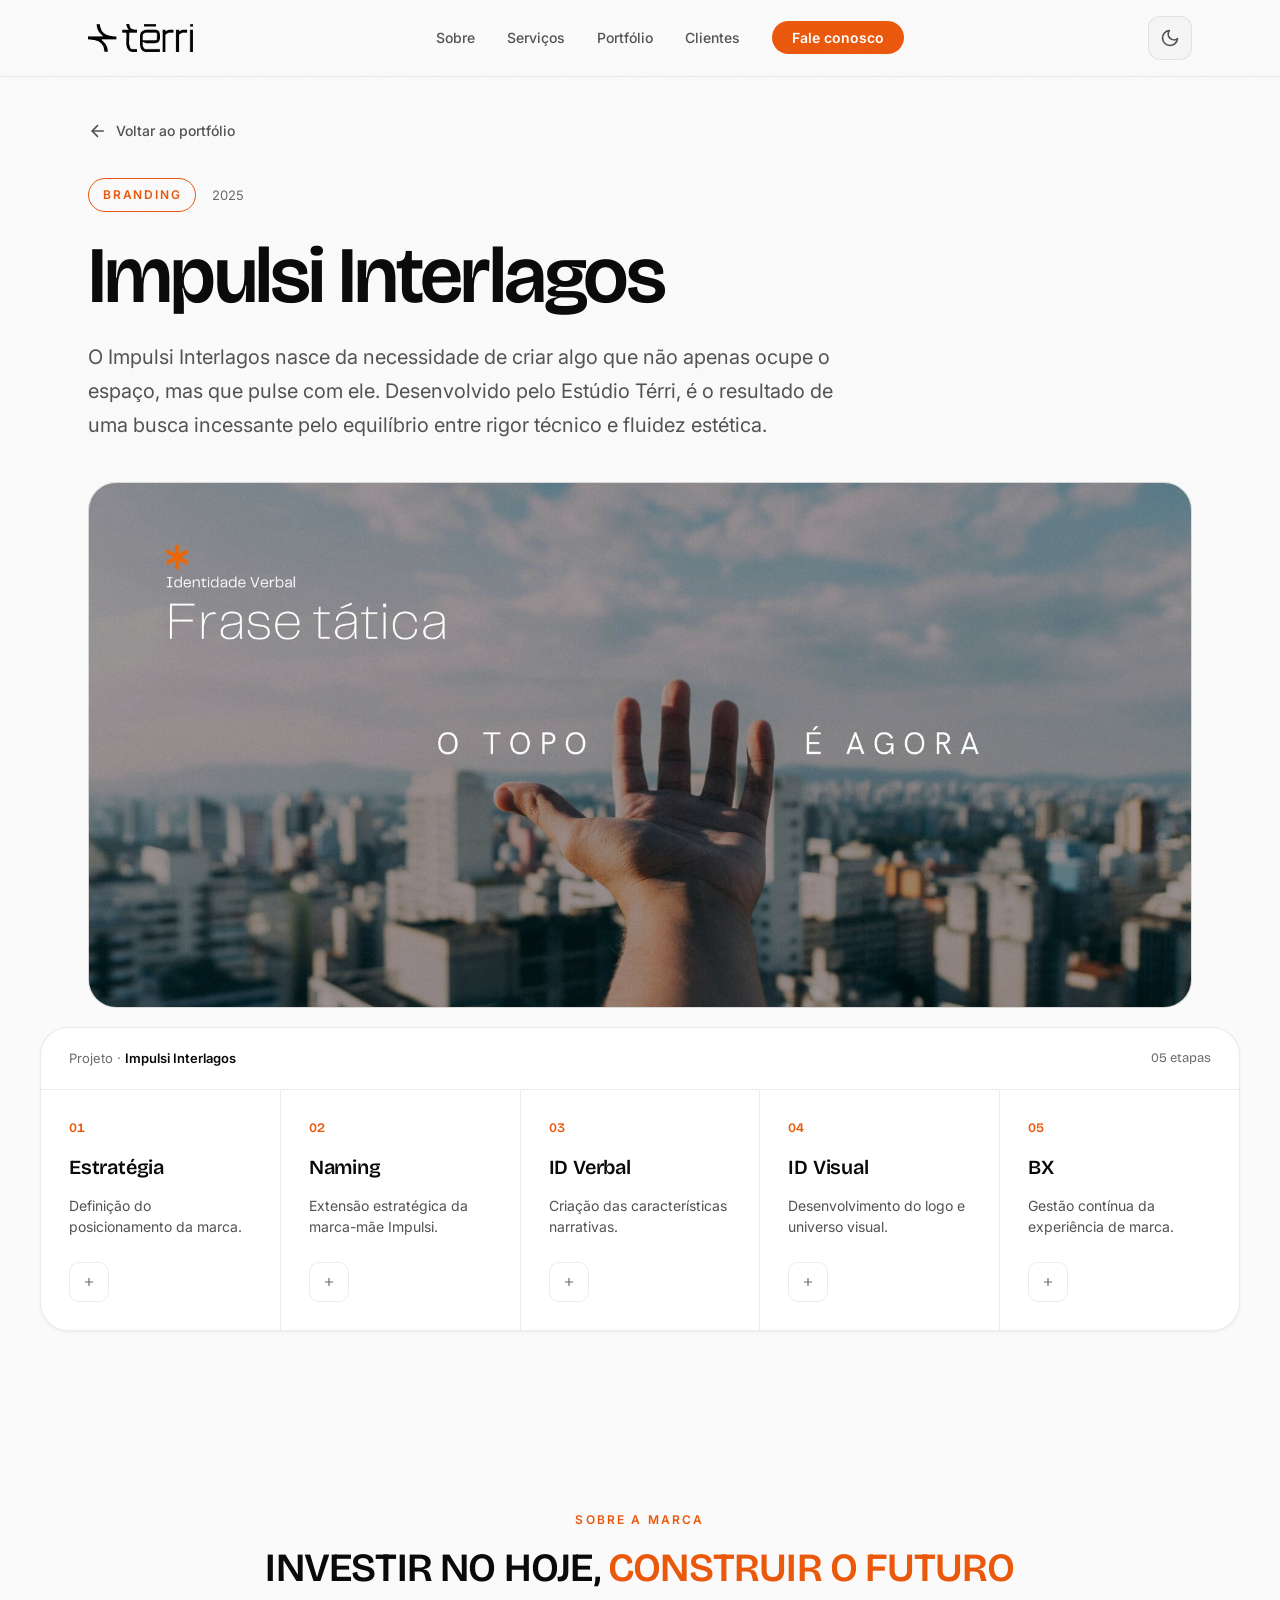
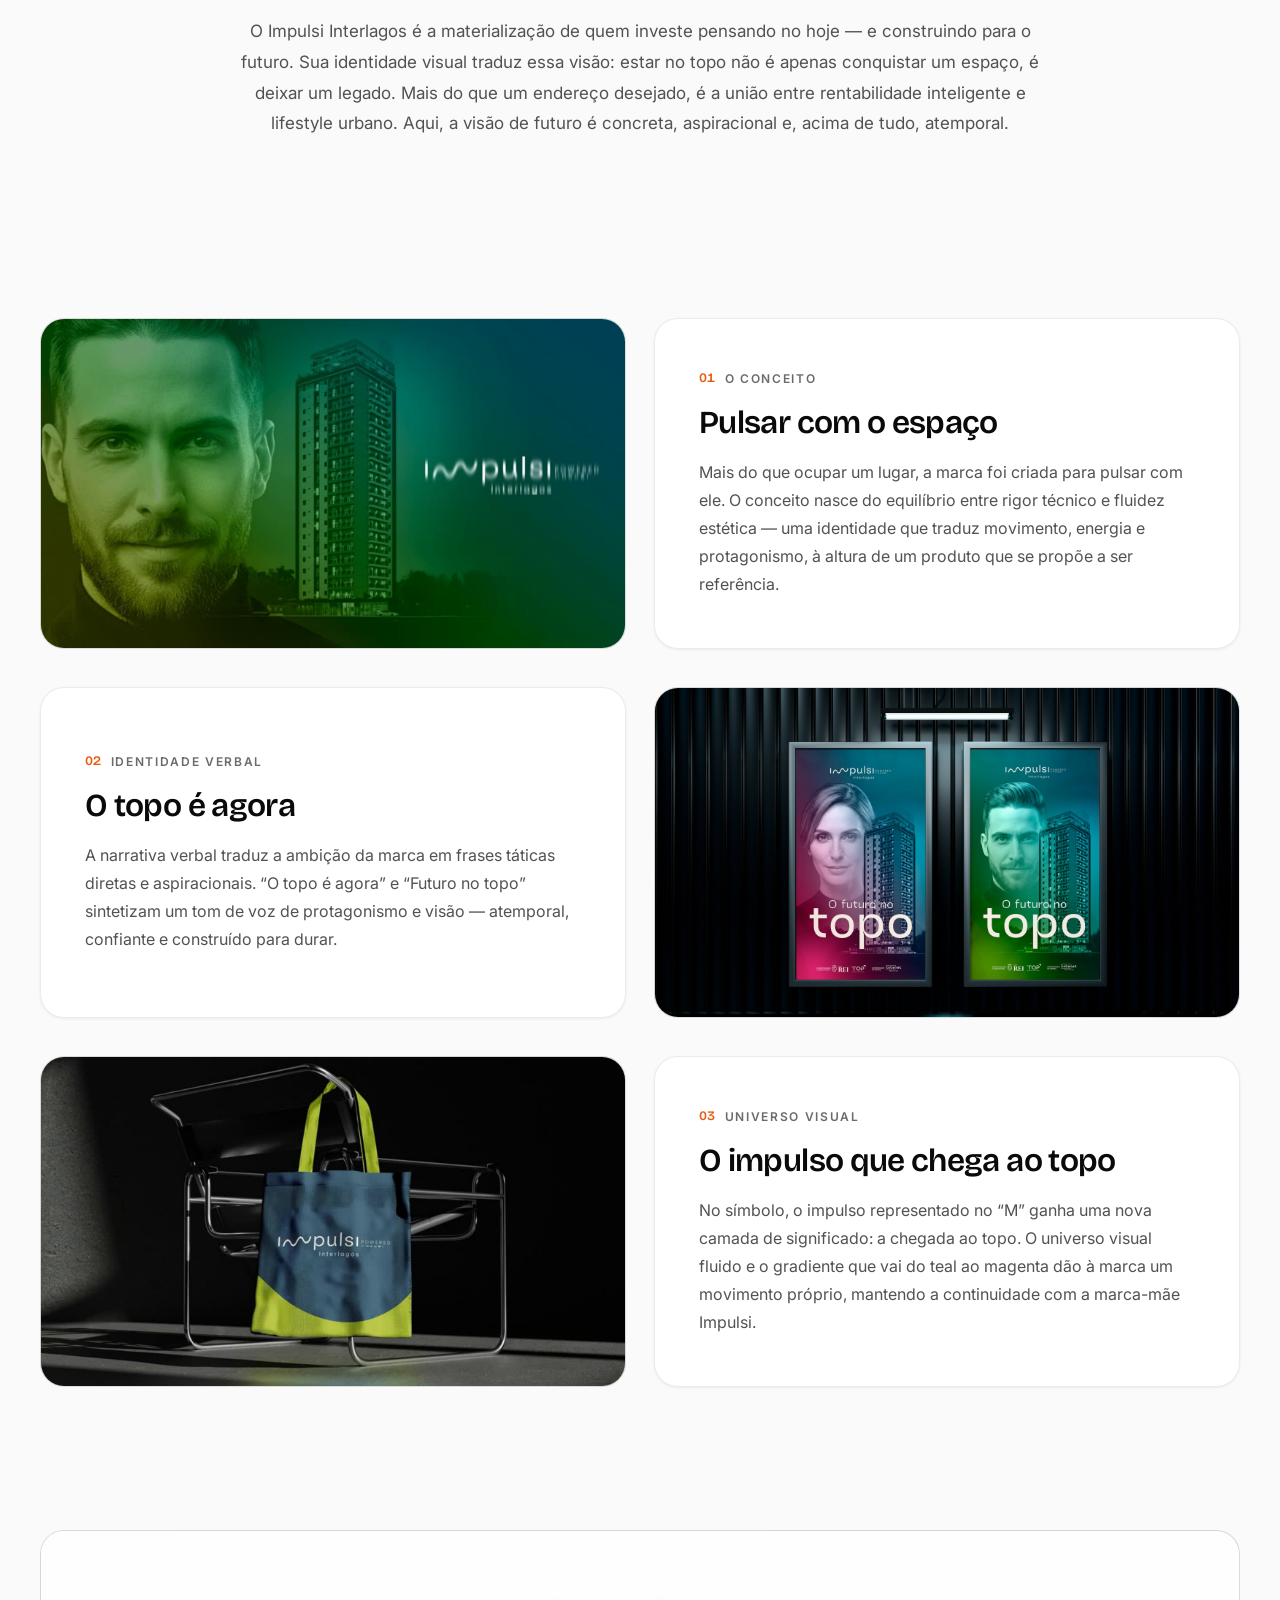
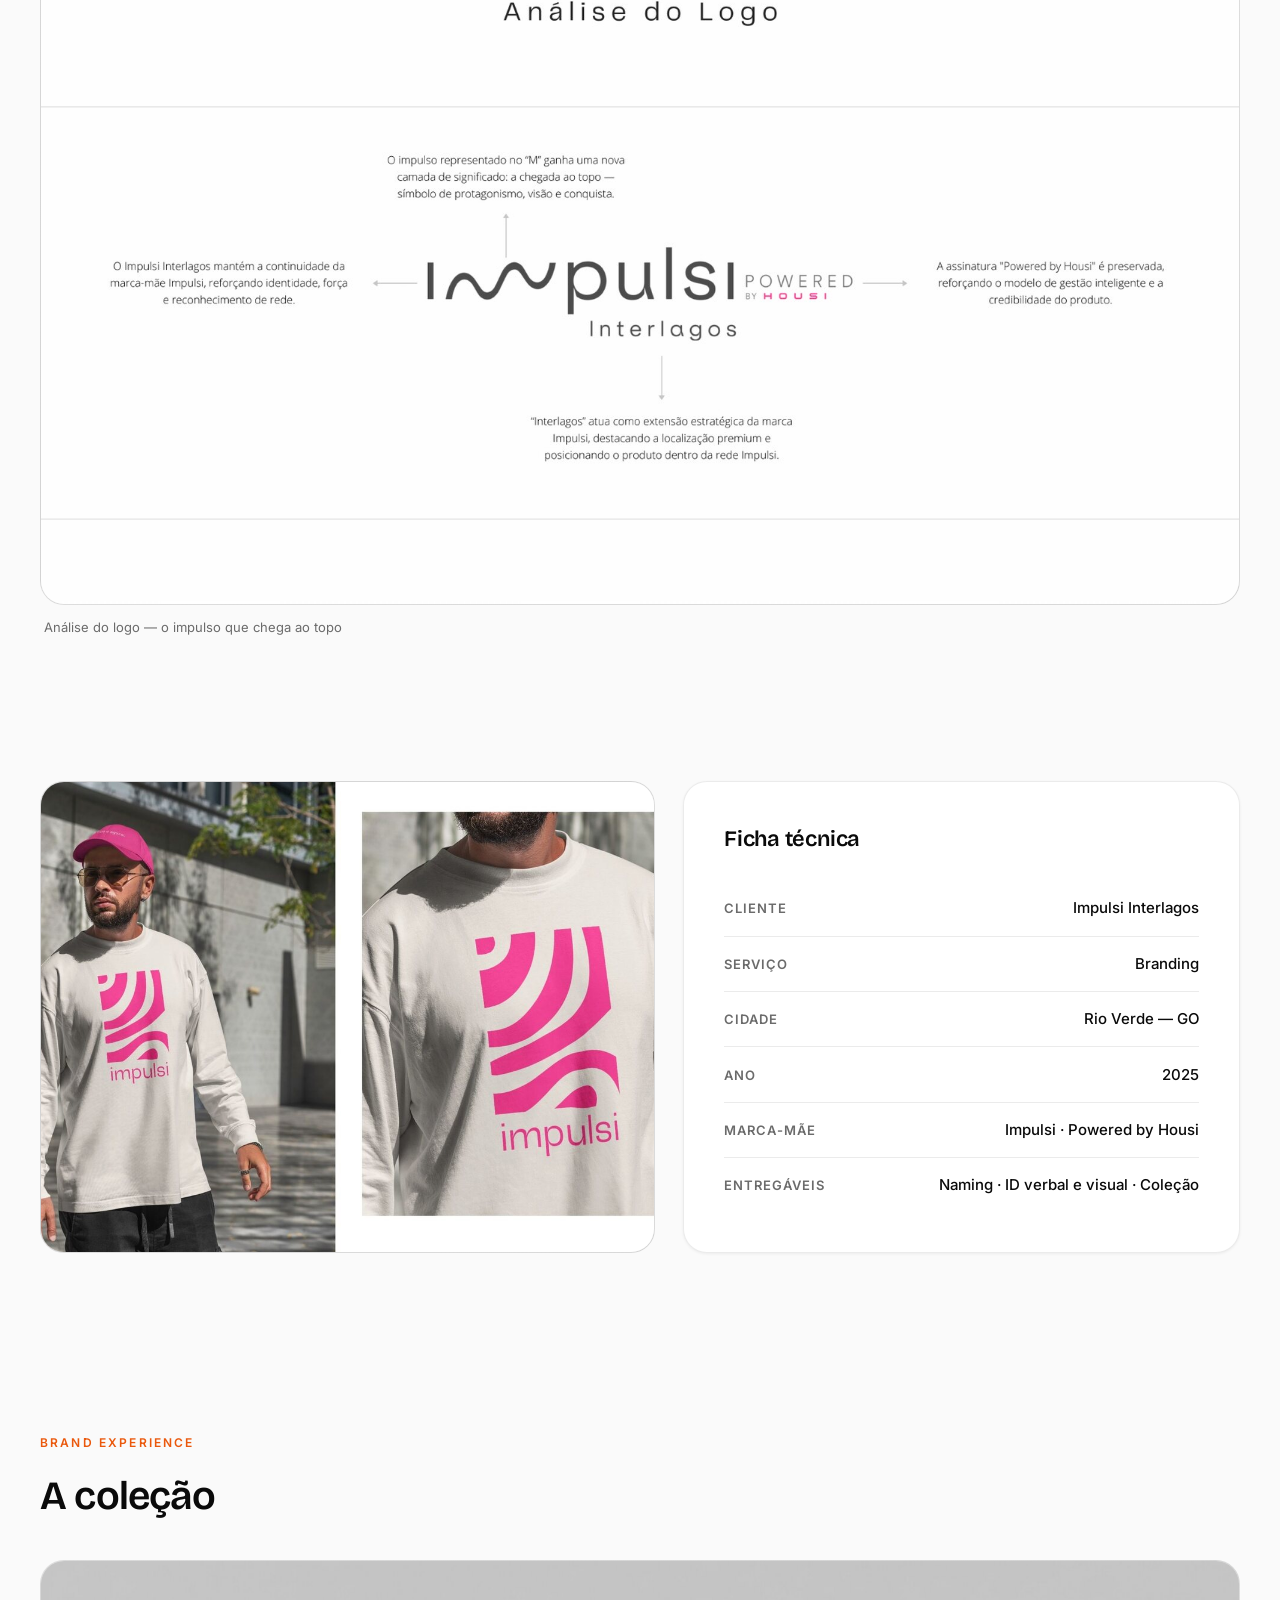
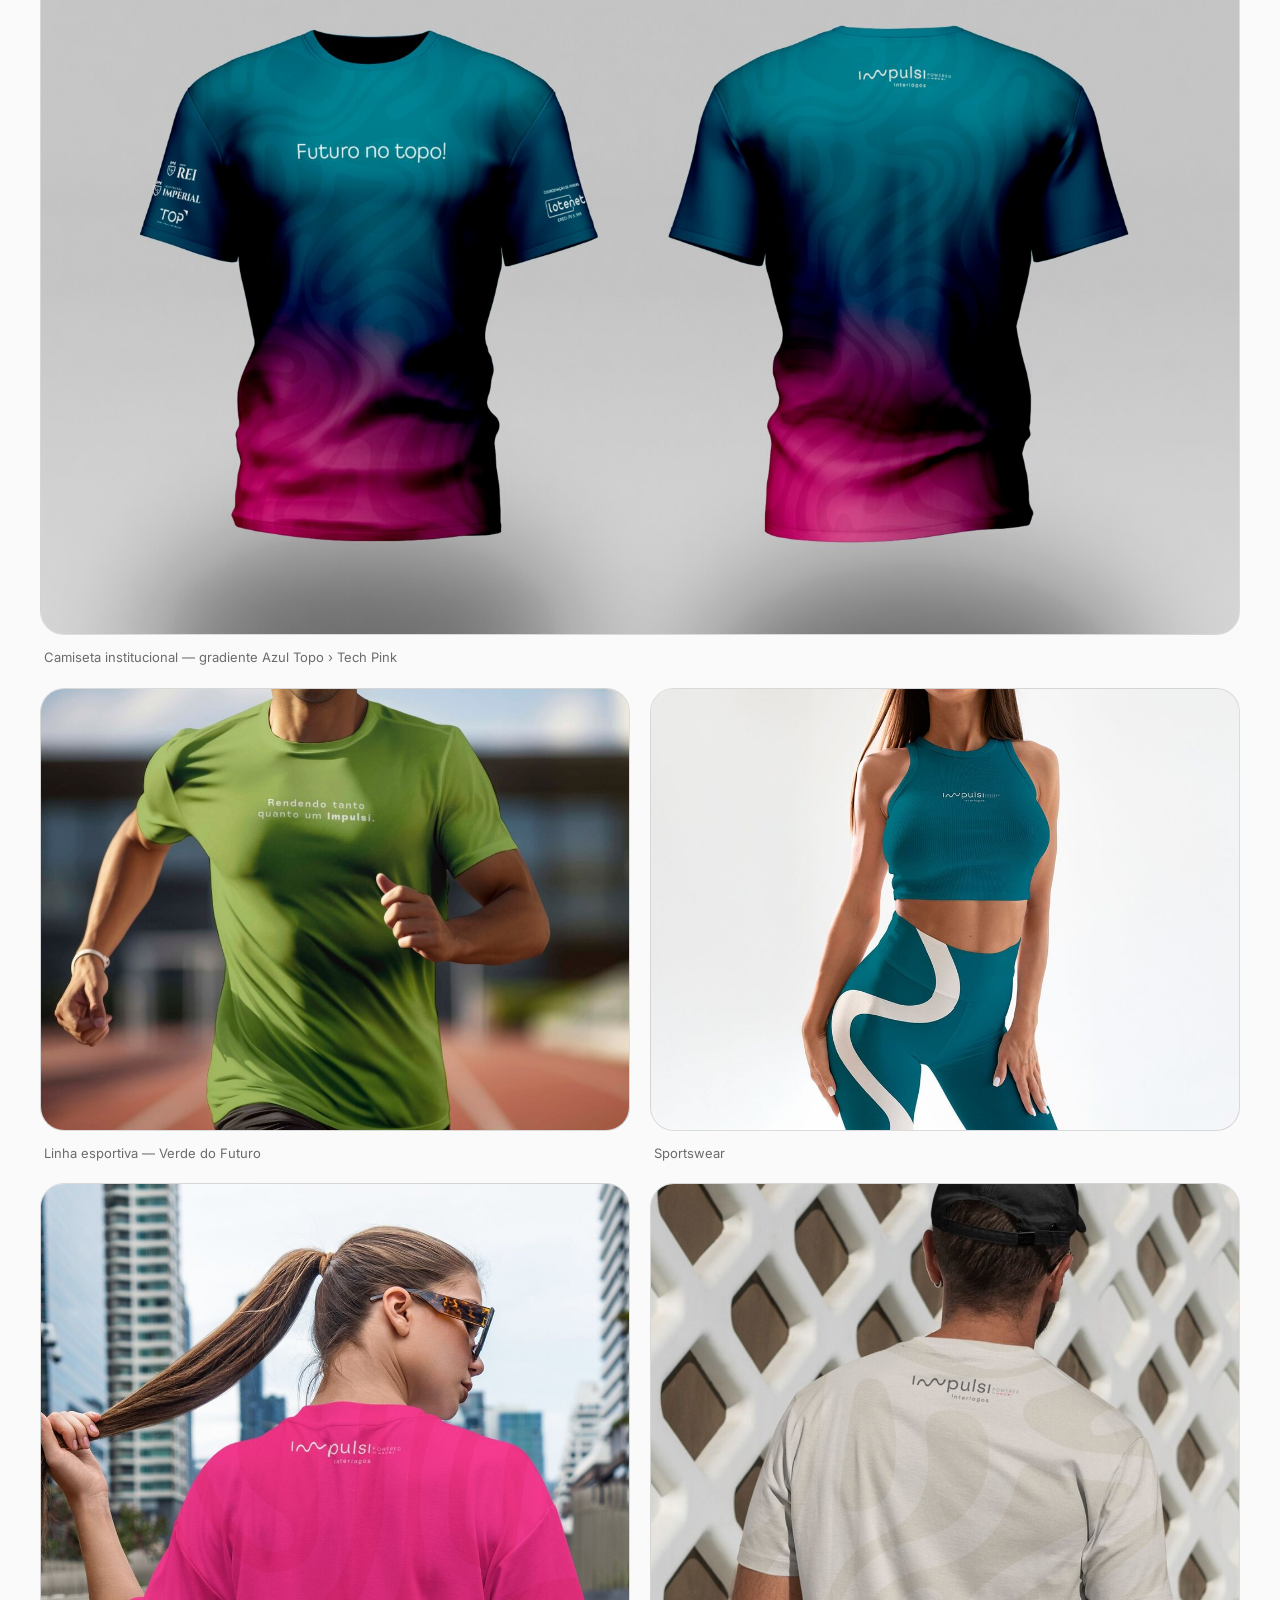
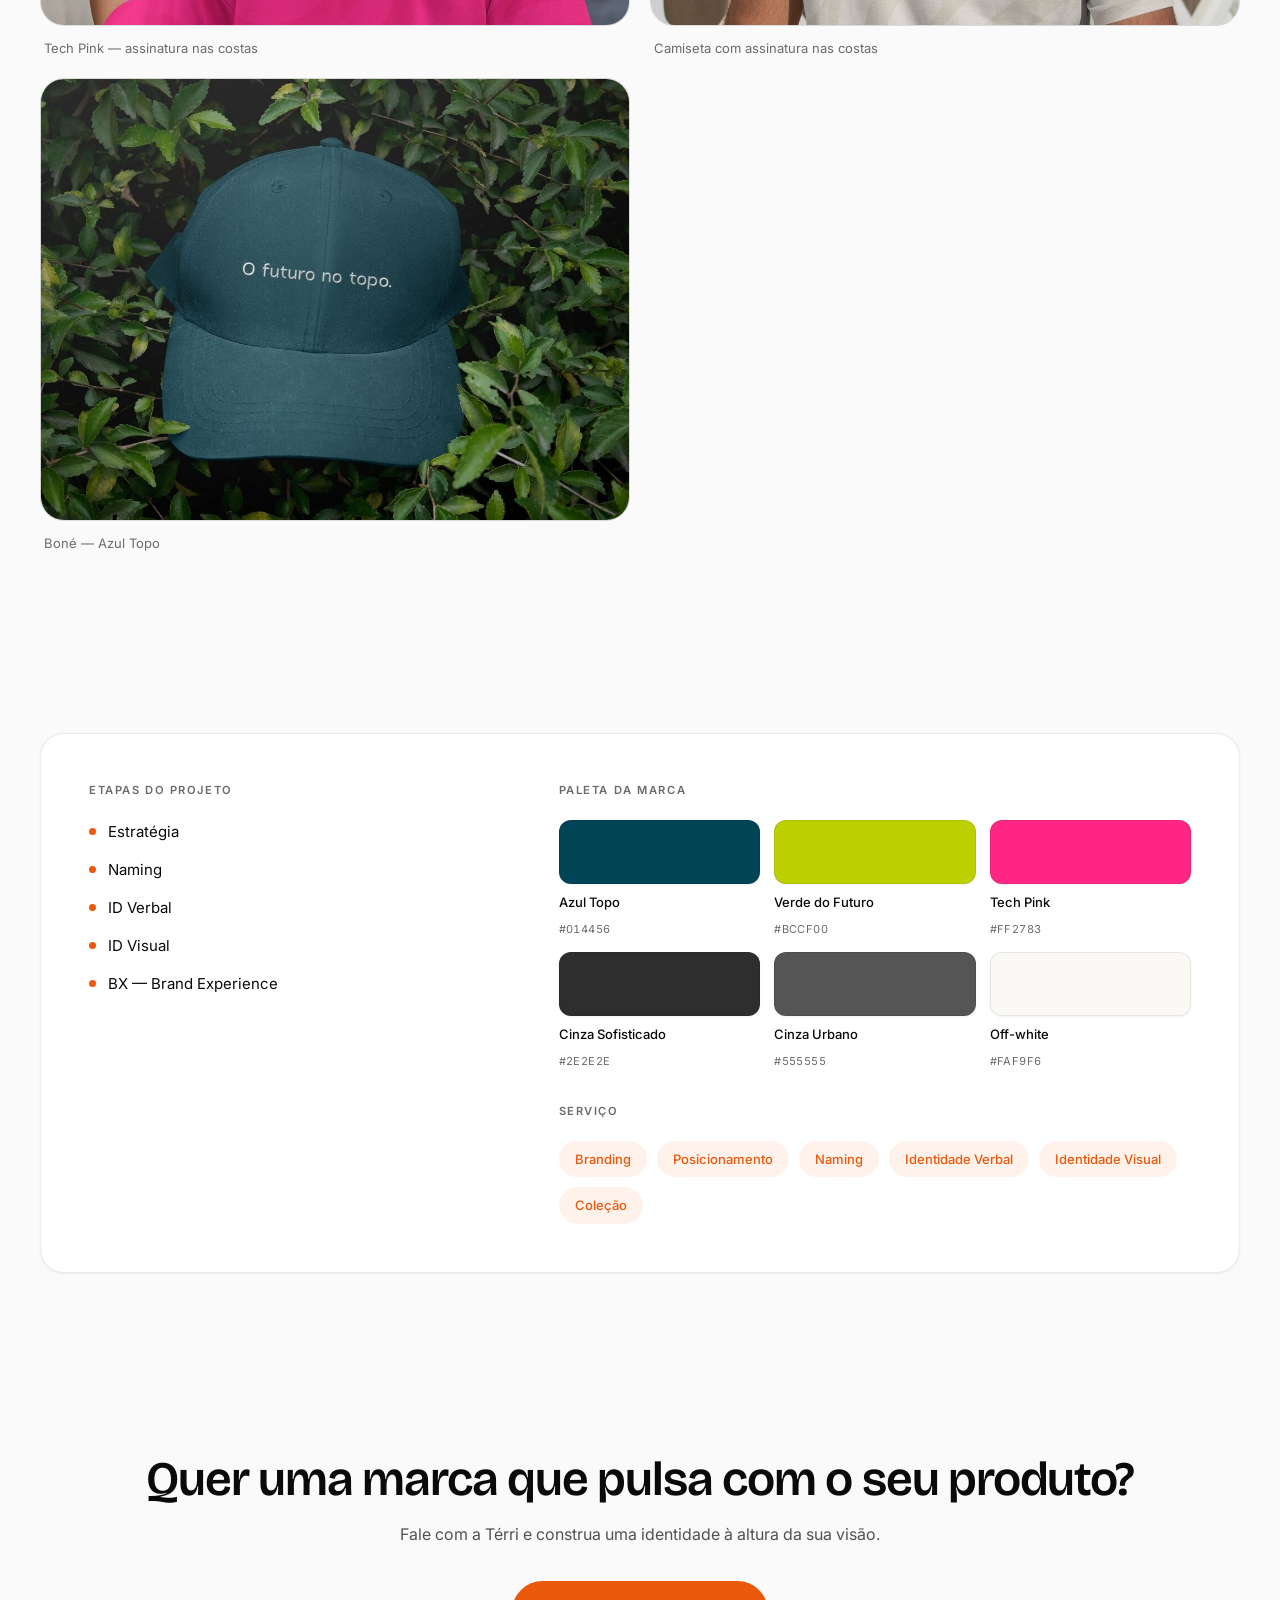
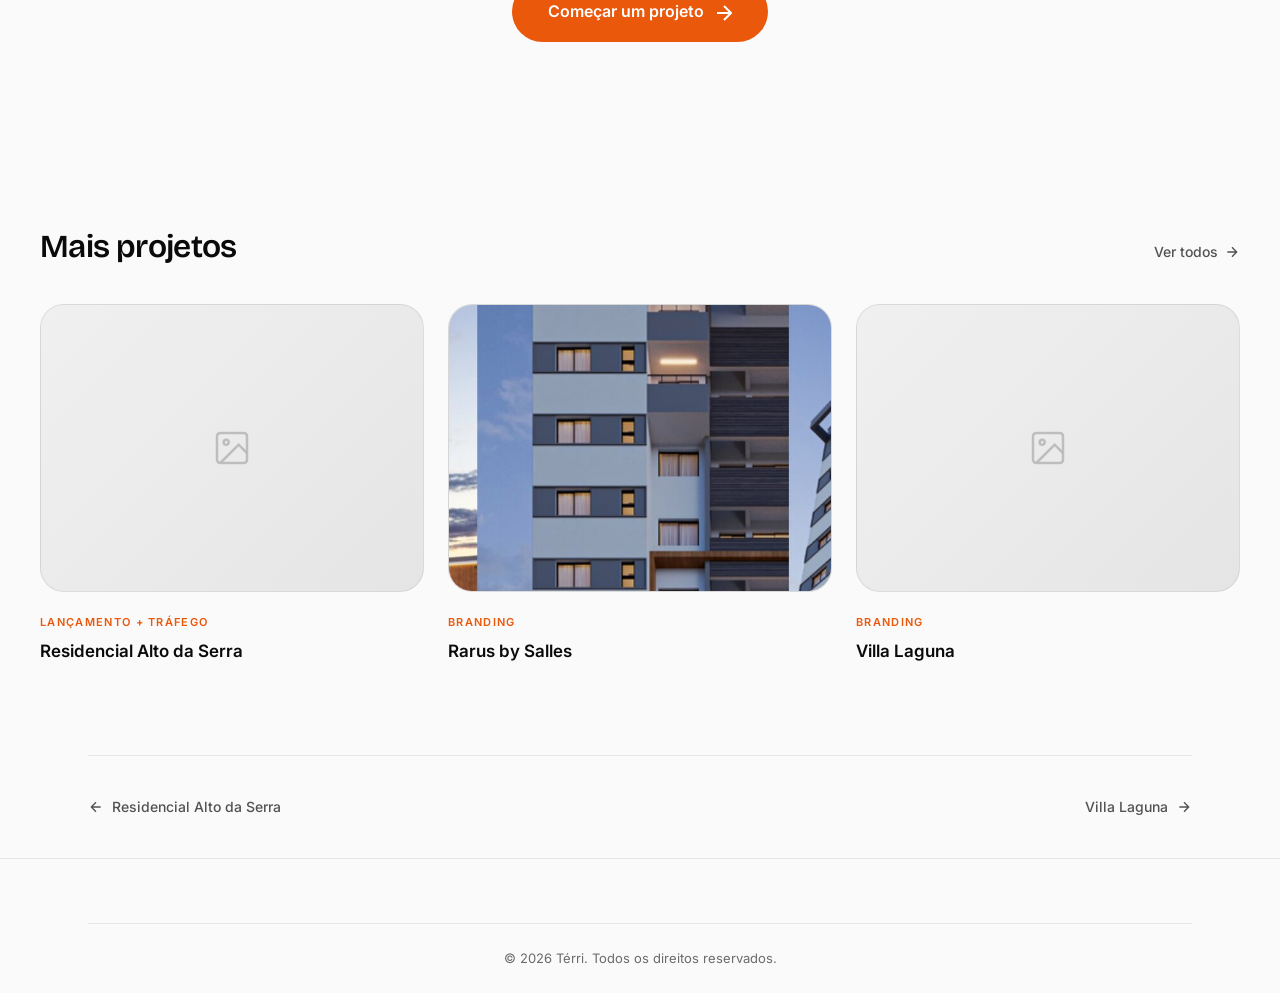
<file: portfolio/impulsi-interlagos.html>
<!DOCTYPE html>
<html lang="pt-BR" data-theme="dark">
<head>
  <meta charset="UTF-8">
  <meta name="viewport" content="width=device-width, initial-scale=1.0">
  <meta name="color-scheme" content="dark light">
  <title>Impulsi Interlagos — Térri</title>
  <meta name="description" content="Case de branding do Estúdio Térri: posicionamento, naming, identidade verbal e visual e coleção do Impulsi Interlagos, em Rio Verde — GO. O topo é agora.">
  <link rel="icon" type="image/x-icon" href="../favicon.ico">
  <link rel="preconnect" href="https://fonts.googleapis.com">
  <link rel="preconnect" href="https://fonts.gstatic.com" crossorigin>
  <link href="https://fonts.googleapis.com/css2?family=Bricolage+Grotesque:opsz,wght@12..96,500;12..96,600;12..96,700&family=Inter:wght@400;500;600;700;800&display=swap" rel="stylesheet">
  <link rel="stylesheet" href="../css/style.css">
  <link rel="stylesheet" href="../css/portfolio-v2.css">
  <script>
    (function() {
      var t = localStorage.getItem('terri-theme');
      if (!t) t = window.matchMedia('(prefers-color-scheme: light)').matches ? 'light' : 'dark';
      document.documentElement.setAttribute('data-theme', t);
    })();
  </script>
</head>
<body>
  <!-- Header -->
  <header class="header header--scrolled" id="header">
    <div class="container header__inner">
      <a href="../index.html" class="header__logo">
        <img src="../src/logo.png" alt="Térri" class="header__logo-img js-logo-img">
        <span class="header__logo-text" style="display:none">Térri</span>
      </a>
      <nav class="header__nav" id="nav" aria-label="Navegação">
        <ul class="header__nav-list">
          <li><a href="../index.html#sobre" class="header__nav-link">Sobre</a></li>
          <li><a href="../index.html#servicos" class="header__nav-link">Serviços</a></li>
          <li><a href="../index.html#portfolio" class="header__nav-link">Portfólio</a></li>
          <li><a href="../index.html#parceiros" class="header__nav-link">Clientes</a></li>
          <li><a href="../index.html#contato" class="header__nav-link header__nav-link--cta">Fale conosco</a></li>
        </ul>
      </nav>
      <div class="header__actions">
        <button class="theme-toggle" id="themeToggle" aria-label="Alternar tema claro/escuro" type="button">
          <svg class="theme-toggle__icon theme-toggle__icon--sun" width="20" height="20" viewBox="0 0 24 24" fill="none" stroke="currentColor" stroke-width="2" stroke-linecap="round" stroke-linejoin="round"><circle cx="12" cy="12" r="5"/><path d="M12 1v2M12 21v2M4.22 4.22l1.42 1.42M18.36 18.36l1.42 1.42M1 12h2M21 12h2M4.22 19.78l1.42-1.42M18.36 5.64l1.42-1.42"/></svg>
          <svg class="theme-toggle__icon theme-toggle__icon--moon" width="20" height="20" viewBox="0 0 24 24" fill="none" stroke="currentColor" stroke-width="2" stroke-linecap="round" stroke-linejoin="round"><path d="M21 12.79A9 9 0 1111.21 3 7 7 0 0021 12.79z"/></svg>
        </button>
        <button class="header__menu-btn" id="menuBtn" aria-label="Abrir menu" aria-expanded="false" type="button">
          <span></span>
          <span></span>
          <span></span>
        </button>
      </div>
    </div>
  </header>

  <!-- Mobile nav overlay -->
  <div class="mobile-nav" id="mobileNav" aria-hidden="true">
    <nav aria-label="Navegação mobile">
      <ul class="mobile-nav__list">
        <li><a href="../index.html#sobre" class="mobile-nav__link">Sobre</a></li>
        <li><a href="../index.html#servicos" class="mobile-nav__link">Serviços</a></li>
        <li><a href="../index.html#portfolio" class="mobile-nav__link">Portfólio</a></li>
        <li><a href="../index.html#parceiros" class="mobile-nav__link">Clientes</a></li>
        <li><a href="../index.html#contato" class="mobile-nav__link mobile-nav__link--cta">Fale conosco</a></li>
      </ul>
    </nav>
  </div>

  <main>
    <!-- Hero -->
    <div class="container">
      <div class="case-hero">
        <a href="../index.html#portfolio" class="case-back">
          <svg width="20" height="20" viewBox="0 0 24 24" fill="none" stroke="currentColor" stroke-width="2"><path d="M19 12H5M12 19l-7-7 7-7"/></svg>
          Voltar ao portfólio
        </a>
        <div class="case-hero__meta">
          <span class="case-hero__tag">Branding</span>
          <span class="case-hero__year">2025</span>
        </div>
        <h1 class="case-hero__title">Impulsi Interlagos</h1>
        <p class="case-hero__desc">O Impulsi Interlagos nasce da necessidade de criar algo que não apenas ocupe o espaço, mas que pulse com ele. Desenvolvido pelo Estúdio Térri, é o resultado de uma busca incessante pelo equilíbrio entre rigor técnico e fluidez estética.</p>
      </div>
    </div>

    <!-- Cover -->
    <div class="container case-cover">
      <div class="case-media case-cover__img reveal">
        <img src="../src/impulsi/cover.jpg" alt="Frase tática da marca Impulsi Interlagos: O topo é agora, sobre uma vista aérea da cidade" width="1800" height="1013" fetchpriority="high">
      </div>
    </div>

    <!-- Method strip -->
    <div class="container case-method">
      <div class="case-method__panel reveal">
        <div class="case-method__bar">
          <span class="case-method__project">Projeto · <strong>Impulsi Interlagos</strong></span>
          <span class="case-method__count">05 etapas</span>
        </div>
        <div class="case-method__grid">
          <div class="case-method__item">
            <span class="case-method__num">01</span>
            <h3 class="case-method__title">Estratégia</h3>
            <p class="case-method__text">Definição do posicionamento da marca.</p>
            <div class="case-method__detail" id="etapa-1"><div class="case-method__detail-inner"><p class="case-method__detail-text">A marca se posiciona como a materialização de quem investe pensando no hoje e constrói para o futuro — unindo rentabilidade inteligente e lifestyle urbano sob o arquétipo do protagonismo.</p></div></div>
            <button class="case-method__plus" type="button" aria-expanded="false" aria-controls="etapa-1" aria-label="Ver mais sobre Estratégia"><svg width="14" height="14" viewBox="0 0 24 24" fill="none" stroke="currentColor" stroke-width="2" aria-hidden="true"><path d="M12 5v14M5 12h14"/></svg></button>
          </div>
          <div class="case-method__item">
            <span class="case-method__num">02</span>
            <h3 class="case-method__title">Naming</h3>
            <p class="case-method__text">Extensão estratégica da marca-mãe Impulsi.</p>
            <div class="case-method__detail" id="etapa-2"><div class="case-method__detail-inner"><p class="case-method__detail-text">“Interlagos” atua como extensão da marca Impulsi, destacando a localização premium e posicionando o produto dentro da rede. A assinatura “Powered by Housi” é preservada, reforçando o modelo de gestão inteligente.</p></div></div>
            <button class="case-method__plus" type="button" aria-expanded="false" aria-controls="etapa-2" aria-label="Ver mais sobre Naming"><svg width="14" height="14" viewBox="0 0 24 24" fill="none" stroke="currentColor" stroke-width="2" aria-hidden="true"><path d="M12 5v14M5 12h14"/></svg></button>
          </div>
          <div class="case-method__item">
            <span class="case-method__num">03</span>
            <h3 class="case-method__title">ID Verbal</h3>
            <p class="case-method__text">Criação das características narrativas.</p>
            <div class="case-method__detail" id="etapa-3"><div class="case-method__detail-inner"><p class="case-method__detail-text">Um tom aspiracional e atemporal, sintetizado na frase tática “O topo é agora” e no manifesto “Futuro no topo” — protagonismo, visão e conquista.</p></div></div>
            <button class="case-method__plus" type="button" aria-expanded="false" aria-controls="etapa-3" aria-label="Ver mais sobre ID Verbal"><svg width="14" height="14" viewBox="0 0 24 24" fill="none" stroke="currentColor" stroke-width="2" aria-hidden="true"><path d="M12 5v14M5 12h14"/></svg></button>
          </div>
          <div class="case-method__item">
            <span class="case-method__num">04</span>
            <h3 class="case-method__title">ID Visual</h3>
            <p class="case-method__text">Desenvolvimento do logo e universo visual.</p>
            <div class="case-method__detail" id="etapa-4"><div class="case-method__detail-inner"><p class="case-method__detail-text">O impulso representado no “M” ganha uma nova camada de significado: a chegada ao topo. O universo visual fluido e o gradiente do teal ao magenta traduzem movimento e energia.</p></div></div>
            <button class="case-method__plus" type="button" aria-expanded="false" aria-controls="etapa-4" aria-label="Ver mais sobre ID Visual"><svg width="14" height="14" viewBox="0 0 24 24" fill="none" stroke="currentColor" stroke-width="2" aria-hidden="true"><path d="M12 5v14M5 12h14"/></svg></button>
          </div>
          <div class="case-method__item">
            <span class="case-method__num">05</span>
            <h3 class="case-method__title">BX</h3>
            <p class="case-method__text">Gestão contínua da experiência de marca.</p>
            <div class="case-method__detail" id="etapa-5"><div class="case-method__detail-inner"><p class="case-method__detail-text">A identidade se materializa em pontos de contato tangíveis — da coleção de vestuário às aplicações de marca —, garantindo consistência e presença em cada experiência.</p></div></div>
            <button class="case-method__plus" type="button" aria-expanded="false" aria-controls="etapa-5" aria-label="Ver mais sobre BX"><svg width="14" height="14" viewBox="0 0 24 24" fill="none" stroke="currentColor" stroke-width="2" aria-hidden="true"><path d="M12 5v14M5 12h14"/></svg></button>
          </div>
        </div>
      </div>
    </div>

    <!-- Intro -->
    <div class="container case-block">
      <div class="case-intro reveal">
        <p class="case-eyebrow">Sobre a marca</p>
        <h2 class="case-intro__kicker">Investir no hoje, <em>construir o futuro</em></h2>
        <p class="case-intro__text">O Impulsi Interlagos é a materialização de quem investe pensando no hoje — e construindo para o futuro. Sua identidade visual traduz essa visão: estar no topo não é apenas conquistar um espaço, é deixar um legado. Mais do que um endereço desejado, é a união entre rentabilidade inteligente e lifestyle urbano. Aqui, a visão de futuro é concreta, aspiracional e, acima de tudo, atemporal.</p>
      </div>
    </div>

    <!-- Narrative -->
    <div class="container case-block">
      <div class="case-story">
        <div class="case-story__row reveal">
          <div class="case-media case-story__media">
            <img src="../src/impulsi/kv-conceito.jpg" alt="Key visual do Impulsi Interlagos: retrato, a torre do empreendimento e o gradiente verde da marca" loading="lazy" width="1600" height="900">
          </div>
          <div class="case-card case-story__card">
            <span class="case-story__step"><span class="case-story__step-num">01</span><span class="case-story__label">O conceito</span></span>
            <h3 class="case-story__title">Pulsar com o espaço</h3>
            <p class="case-story__text">Mais do que ocupar um lugar, a marca foi criada para pulsar com ele. O conceito nasce do equilíbrio entre rigor técnico e fluidez estética — uma identidade que traduz movimento, energia e protagonismo, à altura de um produto que se propõe a ser referência.</p>
          </div>
        </div>

        <div class="case-story__row case-story__row--flip reveal">
          <div class="case-media case-story__media">
            <img src="../src/impulsi/kv-verbal.jpg" alt="Campanha O futuro no topo aplicada em mídia, com retratos sobre o gradiente da marca" loading="lazy" width="1600" height="900">
          </div>
          <div class="case-card case-story__card">
            <span class="case-story__step"><span class="case-story__step-num">02</span><span class="case-story__label">Identidade verbal</span></span>
            <h3 class="case-story__title">O topo é agora</h3>
            <p class="case-story__text">A narrativa verbal traduz a ambição da marca em frases táticas diretas e aspiracionais. “O topo é agora” e “Futuro no topo” sintetizam um tom de voz de protagonismo e visão — atemporal, confiante e construído para durar.</p>
          </div>
        </div>

        <div class="case-story__row reveal">
          <div class="case-media case-story__media">
            <img src="../src/impulsi/kv-visual.jpg" alt="Tote bag da marca Impulsi Interlagos com o gradiente Azul Topo e Verde do Futuro, em composição de produto" loading="lazy" width="1600" height="900">
          </div>
          <div class="case-card case-story__card">
            <span class="case-story__step"><span class="case-story__step-num">03</span><span class="case-story__label">Universo visual</span></span>
            <h3 class="case-story__title">O impulso que chega ao topo</h3>
            <p class="case-story__text">No símbolo, o impulso representado no “M” ganha uma nova camada de significado: a chegada ao topo. O universo visual fluido e o gradiente que vai do teal ao magenta dão à marca um movimento próprio, mantendo a continuidade com a marca-mãe Impulsi.</p>
          </div>
        </div>
      </div>
    </div>

    <!-- Logo analysis (full-width feature) -->
    <div class="container case-block--tight">
      <figure class="case-gallery__figure case-gallery__figure--wide reveal">
        <div class="case-media case-gallery__media">
          <img src="../src/impulsi/logo-analysis.jpg" alt="Análise do logo Impulsi Interlagos: o impulso no M ganha o significado de chegada ao topo" loading="lazy" width="1600" height="900">
        </div>
        <figcaption class="case-gallery__caption">Análise do logo — o impulso que chega ao topo</figcaption>
      </figure>
    </div>

    <!-- Spec -->
    <div class="container case-block">
      <div class="case-spec">
        <div class="case-media case-spec__media reveal">
          <img src="../src/impulsi/col-9.jpg" alt="Peça e boné da coleção com o símbolo Impulsi aplicado, em Tech Pink" loading="lazy" width="1400" height="788">
        </div>
        <div class="case-card case-spec__card reveal">
          <h2 class="case-spec__title">Ficha técnica</h2>
          <div class="case-spec__row"><span class="case-spec__key">Cliente</span><span class="case-spec__val">Impulsi Interlagos</span></div>
          <div class="case-spec__row"><span class="case-spec__key">Serviço</span><span class="case-spec__val">Branding</span></div>
          <div class="case-spec__row"><span class="case-spec__key">Cidade</span><span class="case-spec__val">Rio Verde — GO</span></div>
          <div class="case-spec__row"><span class="case-spec__key">Ano</span><span class="case-spec__val">2025</span></div>
          <div class="case-spec__row"><span class="case-spec__key">Marca-mãe</span><span class="case-spec__val">Impulsi · Powered by Housi</span></div>
          <div class="case-spec__row"><span class="case-spec__key">Entregáveis</span><span class="case-spec__val">Naming · ID verbal e visual · Coleção</span></div>
        </div>
      </div>
    </div>

    <!-- Gallery -->
    <div class="container case-block">
      <div class="case-gallery__head reveal">
        <p class="case-eyebrow">Brand experience</p>
        <h2 class="case-gallery__title">A coleção</h2>
      </div>
      <div class="case-gallery__grid">
        <figure class="case-gallery__figure case-gallery__figure--wide reveal">
          <div class="case-media case-gallery__media"><img src="../src/impulsi/camisa.jpg" alt="Camiseta institucional da coleção com o gradiente Azul Topo, Tech Pink e a frase Futuro no topo" loading="lazy" width="1800" height="1125"></div>
          <figcaption class="case-gallery__caption">Camiseta institucional — gradiente Azul Topo › Tech Pink</figcaption>
        </figure>
        <figure class="case-gallery__figure reveal">
          <div class="case-media case-gallery__media"><img src="../src/impulsi/col-1.jpg" alt="Camiseta esportiva verde-limão da coleção em uso" loading="lazy" width="1400" height="788"></div>
          <figcaption class="case-gallery__caption">Linha esportiva — Verde do Futuro</figcaption>
        </figure>
        <figure class="case-gallery__figure reveal">
          <div class="case-media case-gallery__media"><img src="../src/impulsi/col-11.jpg" alt="Conjunto sportswear feminino na cor teal da marca" loading="lazy" width="1400" height="788"></div>
          <figcaption class="case-gallery__caption">Sportswear</figcaption>
        </figure>
        <figure class="case-gallery__figure reveal">
          <div class="case-media case-gallery__media"><img src="../src/impulsi/col-8.jpg" alt="Peça Tech Pink da coleção com a assinatura da marca nas costas" loading="lazy" width="1400" height="788"></div>
          <figcaption class="case-gallery__caption">Tech Pink — assinatura nas costas</figcaption>
        </figure>
        <figure class="case-gallery__figure reveal">
          <div class="case-media case-gallery__media"><img src="../src/impulsi/col-5.jpg" alt="Camiseta clara com a assinatura da marca nas costas" loading="lazy" width="1400" height="788"></div>
          <figcaption class="case-gallery__caption">Camiseta com assinatura nas costas</figcaption>
        </figure>
        <figure class="case-gallery__figure reveal">
          <div class="case-media case-gallery__media"><img src="../src/impulsi/col-10.jpg" alt="Boné na cor Azul Topo com a frase o futuro no topo" loading="lazy" width="1400" height="788"></div>
          <figcaption class="case-gallery__caption">Boné — Azul Topo</figcaption>
        </figure>
      </div>
    </div>

    <!-- Summary -->
    <div class="container case-block">
      <div class="case-card case-summary reveal">
        <div class="case-summary__col">
          <p class="case-summary__col-title">Etapas do projeto</p>
          <div class="case-steps">
            <div class="case-steps__item"><span class="case-steps__dot"></span>Estratégia</div>
            <div class="case-steps__item"><span class="case-steps__dot"></span>Naming</div>
            <div class="case-steps__item"><span class="case-steps__dot"></span>ID Verbal</div>
            <div class="case-steps__item"><span class="case-steps__dot"></span>ID Visual</div>
            <div class="case-steps__item"><span class="case-steps__dot"></span>BX — Brand Experience</div>
          </div>
        </div>
        <div class="case-summary__col">
          <p class="case-summary__col-title">Paleta da marca</p>
          <div class="case-swatches">
            <div class="case-swatch">
              <span class="case-swatch__chip" style="background:#014456"></span>
              <span class="case-swatch__name">Azul Topo</span>
              <span class="case-swatch__hex">#014456</span>
            </div>
            <div class="case-swatch">
              <span class="case-swatch__chip" style="background:#BCCF00"></span>
              <span class="case-swatch__name">Verde do Futuro</span>
              <span class="case-swatch__hex">#BCCF00</span>
            </div>
            <div class="case-swatch">
              <span class="case-swatch__chip" style="background:#FF2783"></span>
              <span class="case-swatch__name">Tech Pink</span>
              <span class="case-swatch__hex">#FF2783</span>
            </div>
            <div class="case-swatch">
              <span class="case-swatch__chip" style="background:#2E2E2E"></span>
              <span class="case-swatch__name">Cinza Sofisticado</span>
              <span class="case-swatch__hex">#2E2E2E</span>
            </div>
            <div class="case-swatch">
              <span class="case-swatch__chip" style="background:#555555"></span>
              <span class="case-swatch__name">Cinza Urbano</span>
              <span class="case-swatch__hex">#555555</span>
            </div>
            <div class="case-swatch">
              <span class="case-swatch__chip" style="background:#FAF9F6"></span>
              <span class="case-swatch__name">Off-white</span>
              <span class="case-swatch__hex">#FAF9F6</span>
            </div>
          </div>
          <p class="case-summary__col-title" style="margin-top:2rem">Serviço</p>
          <div class="case-tags">
            <span class="case-tags__tag">Branding</span>
            <span class="case-tags__tag">Posicionamento</span>
            <span class="case-tags__tag">Naming</span>
            <span class="case-tags__tag">Identidade Verbal</span>
            <span class="case-tags__tag">Identidade Visual</span>
            <span class="case-tags__tag">Coleção</span>
          </div>
        </div>
      </div>
    </div>

    <!-- CTA -->
    <div class="container">
      <section class="case-cta reveal">
        <h2 class="case-cta__title">Quer uma marca que pulsa com o seu produto?</h2>
        <p class="case-cta__text">Fale com a Térri e construa uma identidade à altura da sua visão.</p>
        <a href="../index.html#contato" class="btn btn--primary btn--lg">Começar um projeto <svg width="20" height="20" fill="none" stroke="currentColor" stroke-width="2" aria-hidden="true"><path d="M5 12h14M12 5l7 7-7 7"/></svg></a>
      </section>
    </div>

    <!-- More projects -->
    <div class="container case-block case-more">
      <div class="case-more__head reveal">
        <h2 class="case-more__title">Mais projetos</h2>
        <a href="../index.html#portfolio" class="case-more__all">Ver todos <svg width="16" height="16" viewBox="0 0 24 24" fill="none" stroke="currentColor" stroke-width="2"><path d="M5 12h14M12 5l7 7-7 7"/></svg></a>
      </div>
      <div class="case-more__grid">
        <a href="alto-da-serra.html" class="case-more__card reveal">
          <div class="case-media case-more__media"><div class="case-media__ph"><svg width="40" height="40" viewBox="0 0 24 24" fill="none" stroke="currentColor" stroke-width="1.5"><rect x="3" y="3" width="18" height="18" rx="2"/><circle cx="8.5" cy="8.5" r="1.5"/><path d="m21 15-5-5L5 21"/></svg></div></div>
          <div>
            <span class="case-more__tag">Lançamento + Tráfego</span>
            <h3 class="case-more__name">Residencial Alto da Serra</h3>
          </div>
        </a>
        <a href="rarus-by-salles.html" class="case-more__card reveal">
          <div class="case-media case-more__media"><img src="../src/rarus/card-rarus.jpg" alt="Case Rarus by Salles" loading="lazy" width="600" height="800"></div>
          <div>
            <span class="case-more__tag">Branding</span>
            <h3 class="case-more__name">Rarus by Salles</h3>
          </div>
        </a>
        <a href="villa-laguna.html" class="case-more__card reveal">
          <div class="case-media case-more__media"><div class="case-media__ph"><svg width="40" height="40" viewBox="0 0 24 24" fill="none" stroke="currentColor" stroke-width="1.5"><rect x="3" y="3" width="18" height="18" rx="2"/><circle cx="8.5" cy="8.5" r="1.5"/><path d="m21 15-5-5L5 21"/></svg></div></div>
          <div>
            <span class="case-more__tag">Branding</span>
            <h3 class="case-more__name">Villa Laguna</h3>
          </div>
        </a>
      </div>
    </div>

    <!-- Prev / next -->
    <div class="container">
      <nav class="case-nav" aria-label="Navegar entre projetos">
        <a href="alto-da-serra.html" class="case-nav__link case-nav__link--prev">
          <svg width="16" height="16" viewBox="0 0 24 24" fill="none" stroke="currentColor" stroke-width="2"><path d="M19 12H5M12 19l-7-7 7-7"/></svg>
          Residencial Alto da Serra
        </a>
        <a href="villa-laguna.html" class="case-nav__link case-nav__link--next">
          Villa Laguna
          <svg width="16" height="16" viewBox="0 0 24 24" fill="none" stroke="currentColor" stroke-width="2"><path d="M5 12h14M12 5l7 7-7 7"/></svg>
        </a>
      </nav>
    </div>
  </main>

  <!-- Footer -->
  <footer class="footer">
    <div class="container">
      <div class="footer__bottom">
        <p>&copy; 2026 Térri. Todos os direitos reservados.</p>
      </div>
    </div>
  </footer>

  <div class="noise" aria-hidden="true"></div>

  <script>
    // Theme toggle
    (function() {
      const toggle = document.getElementById('themeToggle');
      const html = document.documentElement;
      function syncLogo() {
        const src = html.getAttribute('data-theme') === 'light' ? '../src/logo-preta.png' : '../src/logo.png';
        document.querySelectorAll('.js-logo-img').forEach(img => img.src = src);
      }
      if (toggle) {
        toggle.addEventListener('click', () => {
          const next = html.getAttribute('data-theme') === 'dark' ? 'light' : 'dark';
          html.setAttribute('data-theme', next);
          localStorage.setItem('terri-theme', next);
          syncLogo();
        });
      }
      syncLogo();
    })();

    // Mobile menu
    (function() {
      const menuBtn = document.getElementById('menuBtn');
      const mobileNav = document.getElementById('mobileNav');
      if (!menuBtn || !mobileNav) return;
      function close() {
        menuBtn.classList.remove('active');
        menuBtn.setAttribute('aria-expanded', 'false');
        mobileNav.classList.remove('active');
        mobileNav.setAttribute('aria-hidden', 'true');
        document.body.style.overflow = '';
      }
      menuBtn.addEventListener('click', () => {
        if (mobileNav.classList.contains('active')) { close(); return; }
        menuBtn.classList.add('active');
        menuBtn.setAttribute('aria-expanded', 'true');
        mobileNav.classList.add('active');
        mobileNav.setAttribute('aria-hidden', 'false');
        document.body.style.overflow = 'hidden';
      });
      mobileNav.querySelectorAll('.mobile-nav__link').forEach(l => l.addEventListener('click', close));
      document.addEventListener('keydown', e => { if (e.key === 'Escape') close(); });
    })();

    // Method strip — expandable steps
    (function() {
      document.querySelectorAll('.case-method__plus').forEach(btn => {
        btn.addEventListener('click', () => {
          const item = btn.closest('.case-method__item');
          const open = item.classList.toggle('is-open');
          btn.setAttribute('aria-expanded', open ? 'true' : 'false');
        });
      });
    })();

    // Reveal on scroll
    (function() {
      const items = document.querySelectorAll('.reveal');
      const reduce = window.matchMedia('(prefers-reduced-motion: reduce)').matches;
      if (reduce || !('IntersectionObserver' in window)) {
        items.forEach(el => el.classList.add('is-visible'));
        return;
      }
      const obs = new IntersectionObserver((entries) => {
        entries.forEach(entry => {
          if (entry.isIntersecting) {
            entry.target.classList.add('is-visible');
            obs.unobserve(entry.target);
          }
        });
      }, { threshold: 0.12, rootMargin: '0px 0px -8% 0px' });
      items.forEach(el => obs.observe(el));
    })();
  </script>
</body>
</html>
</file>
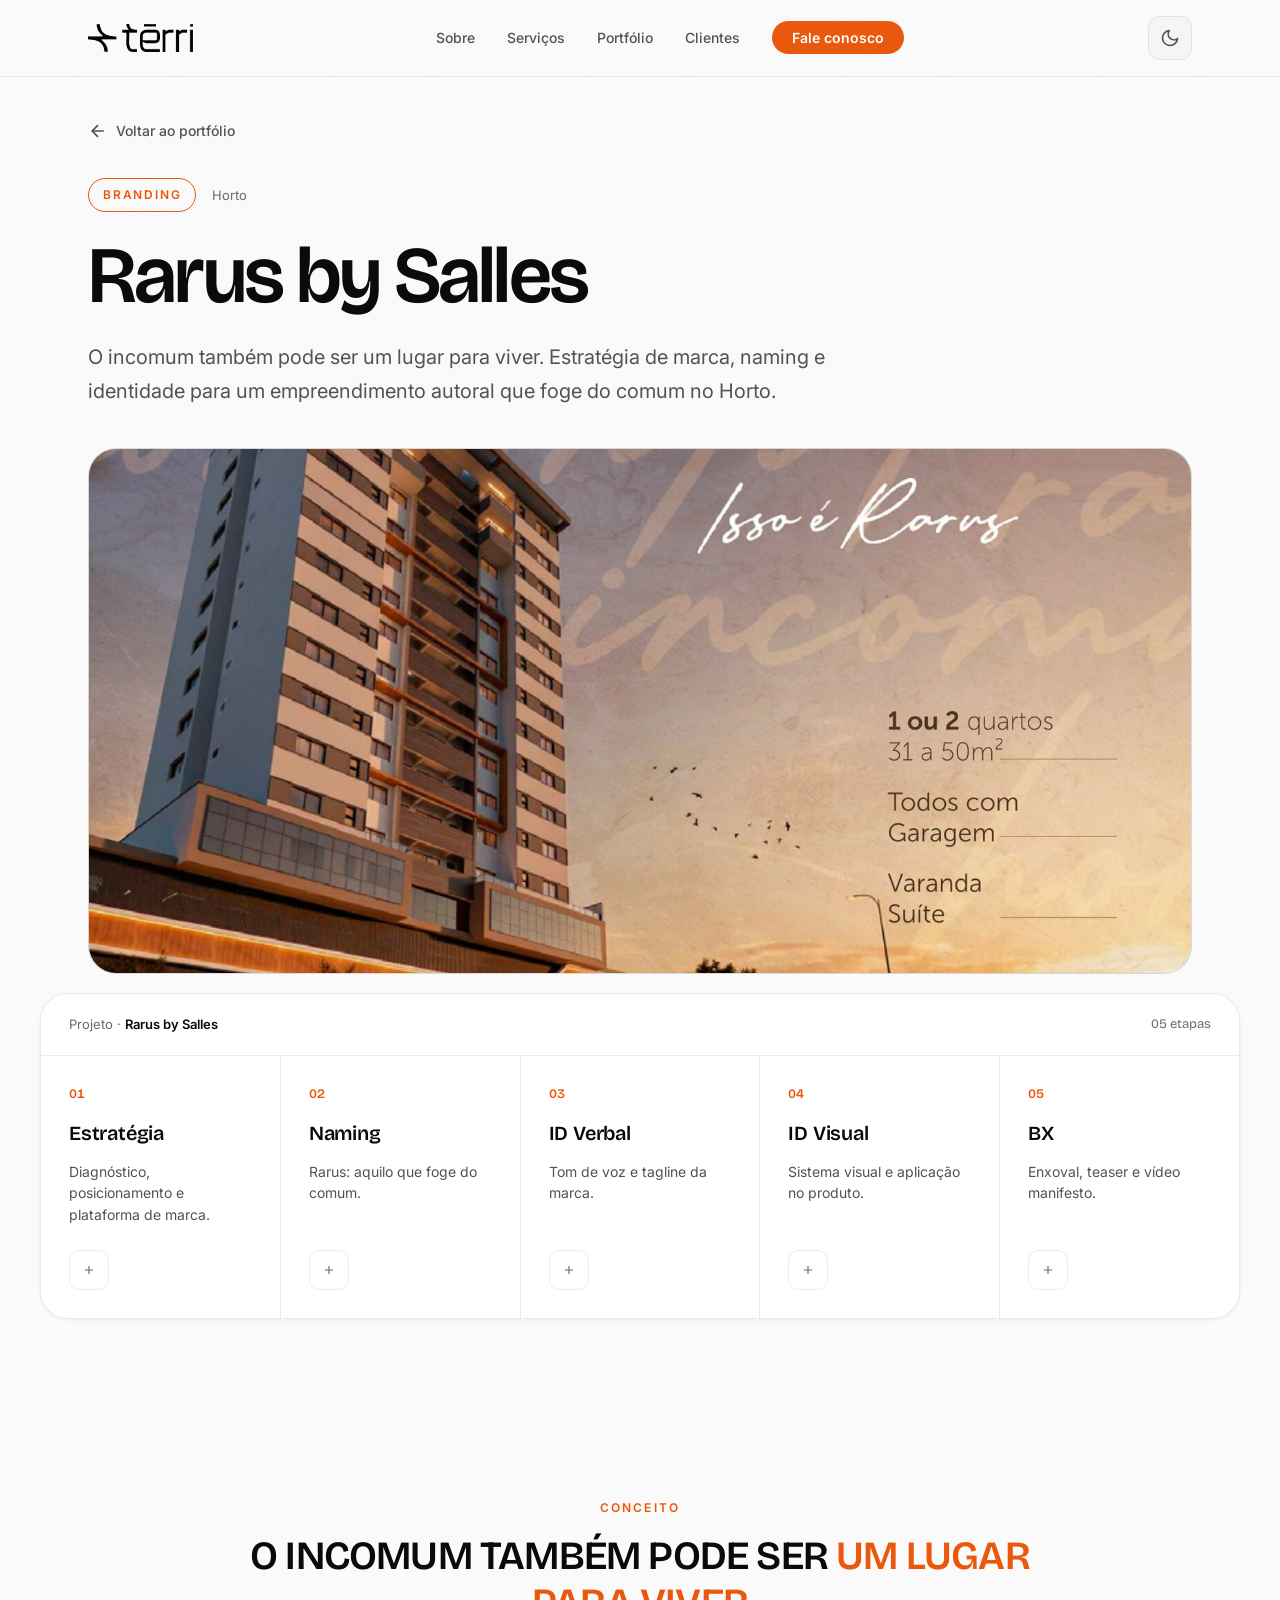
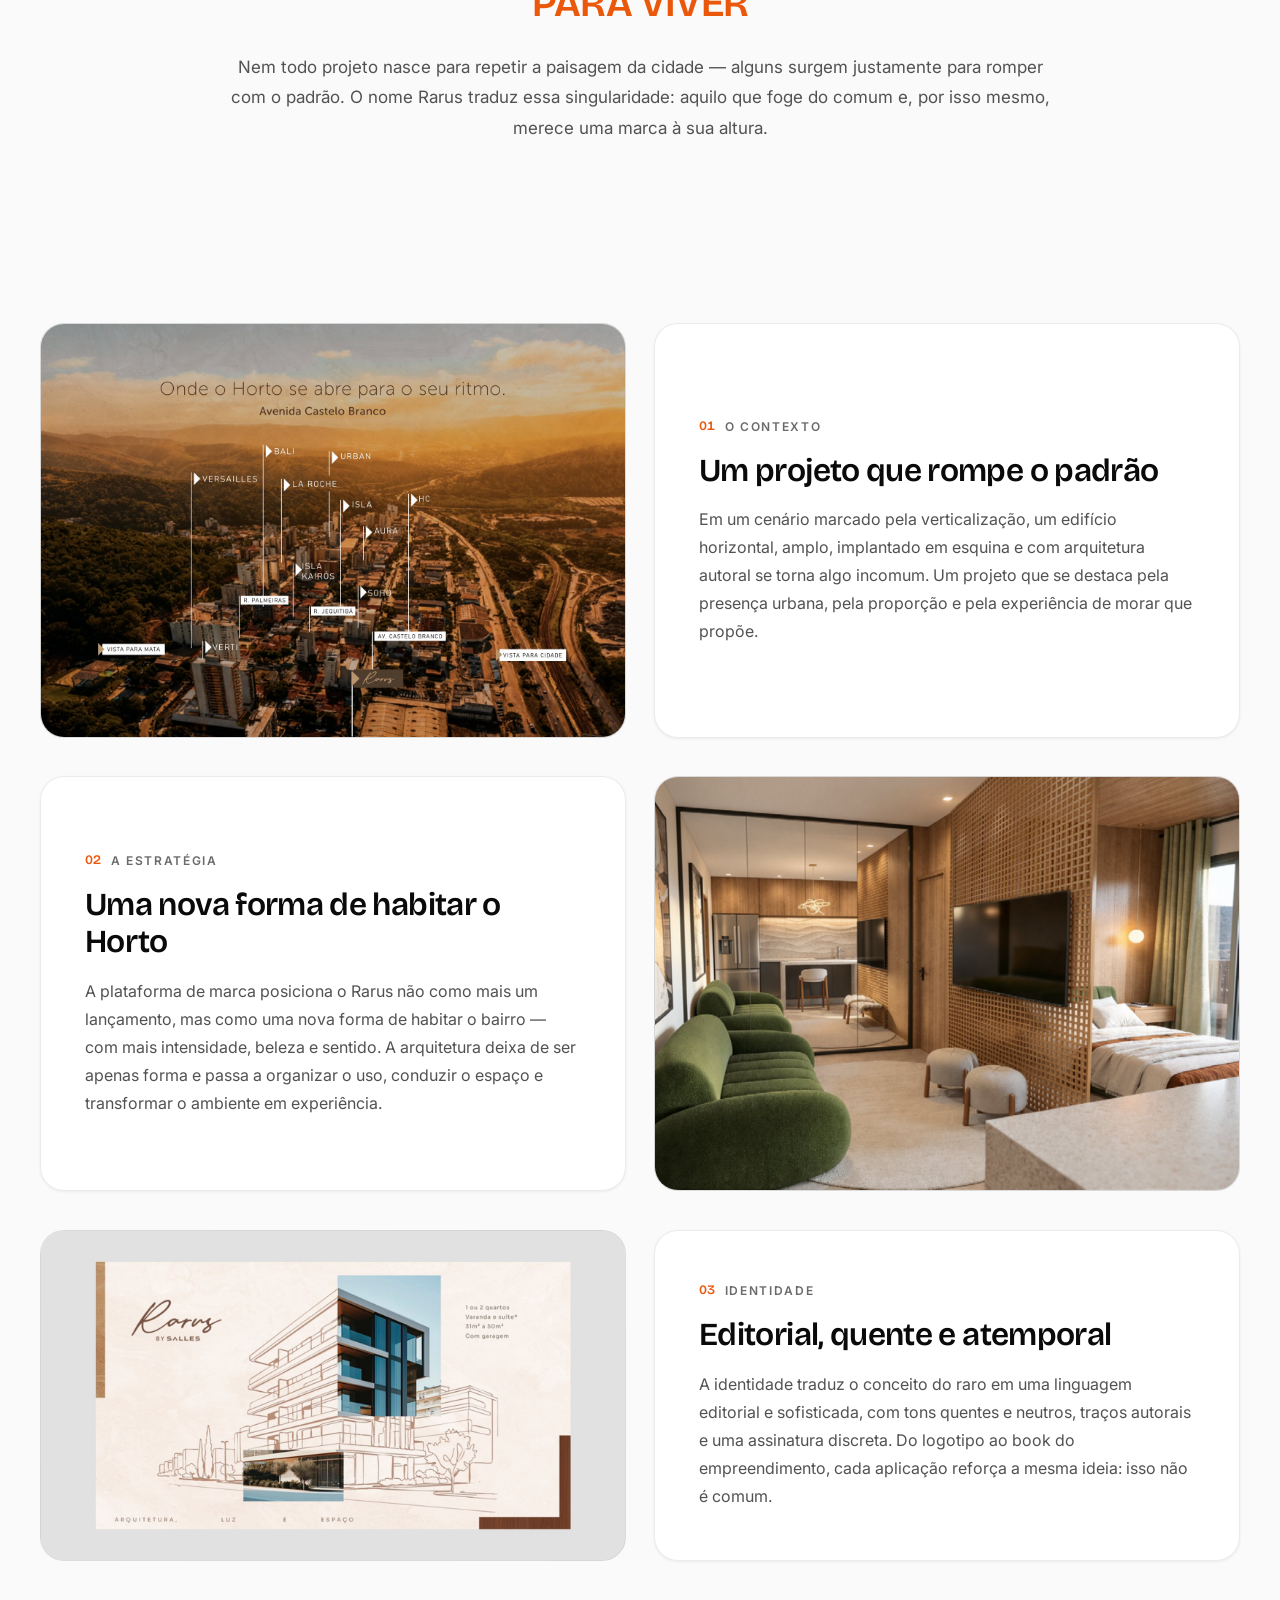
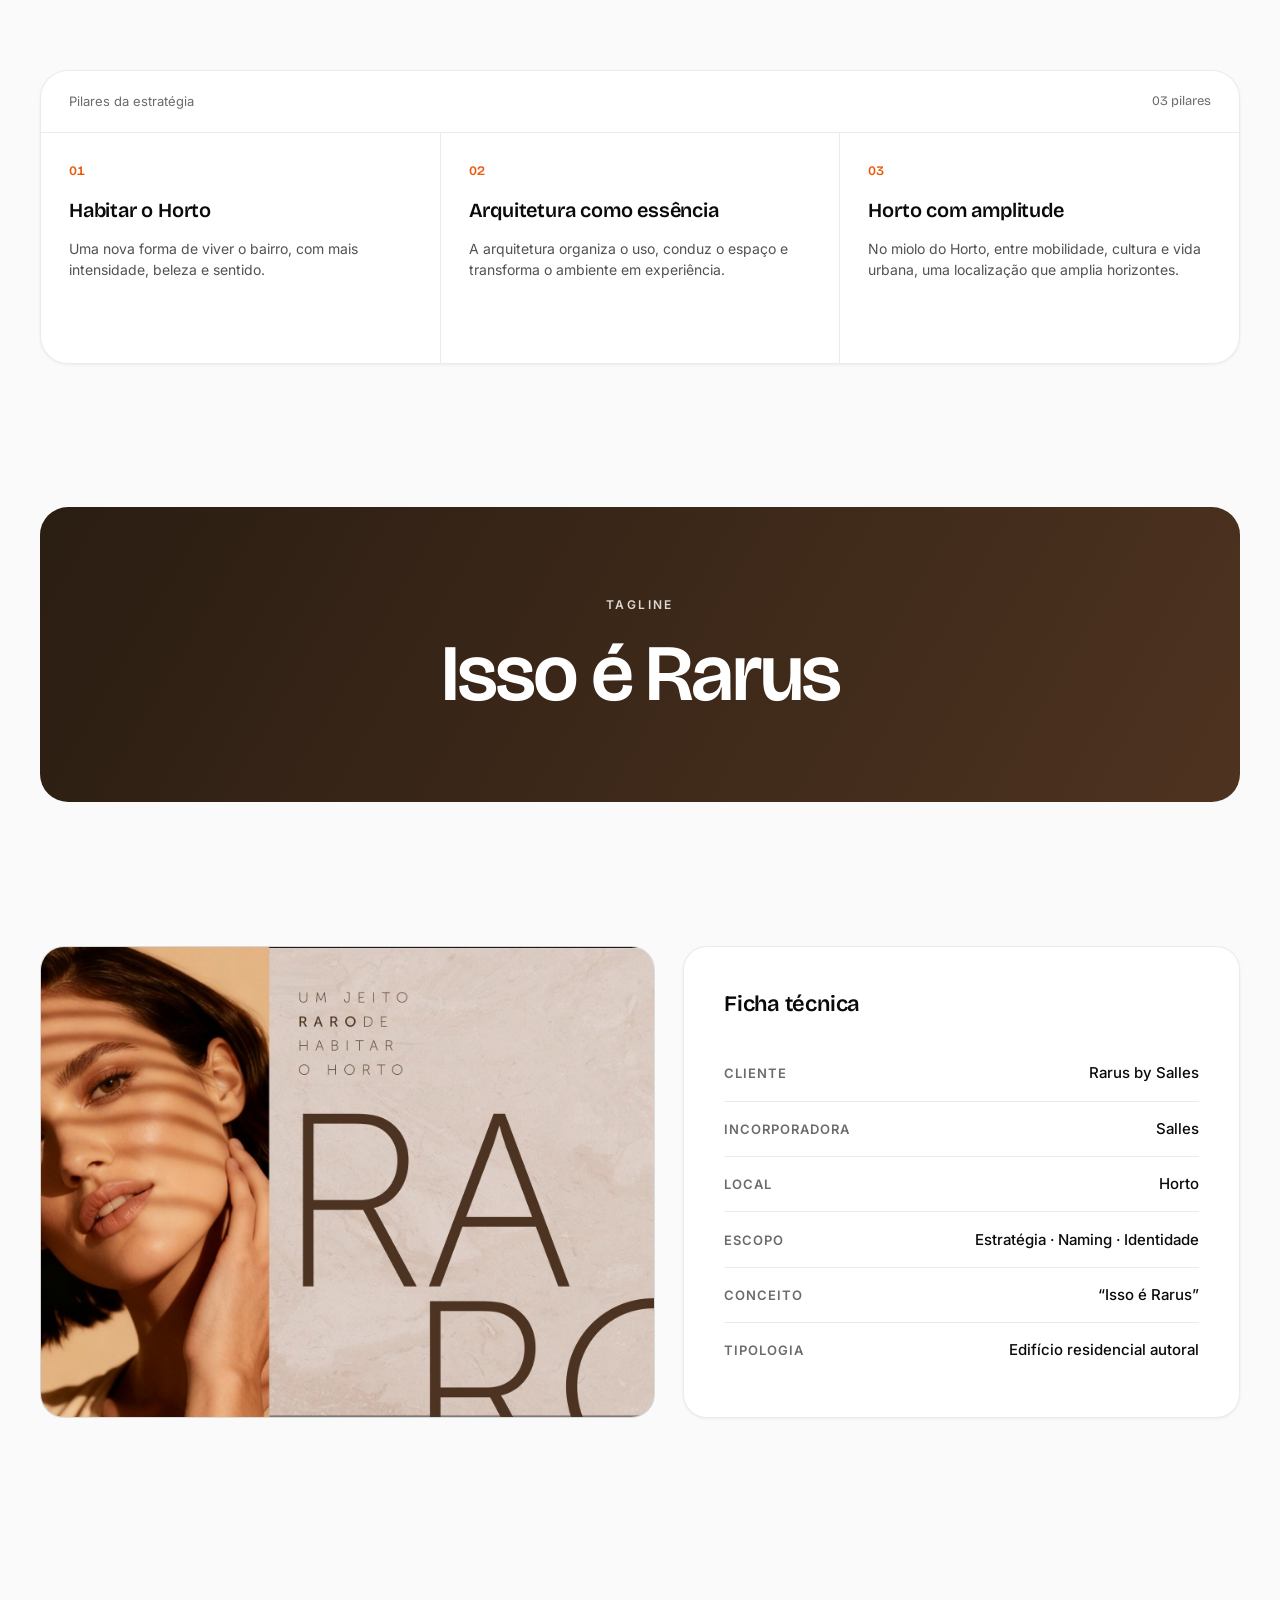
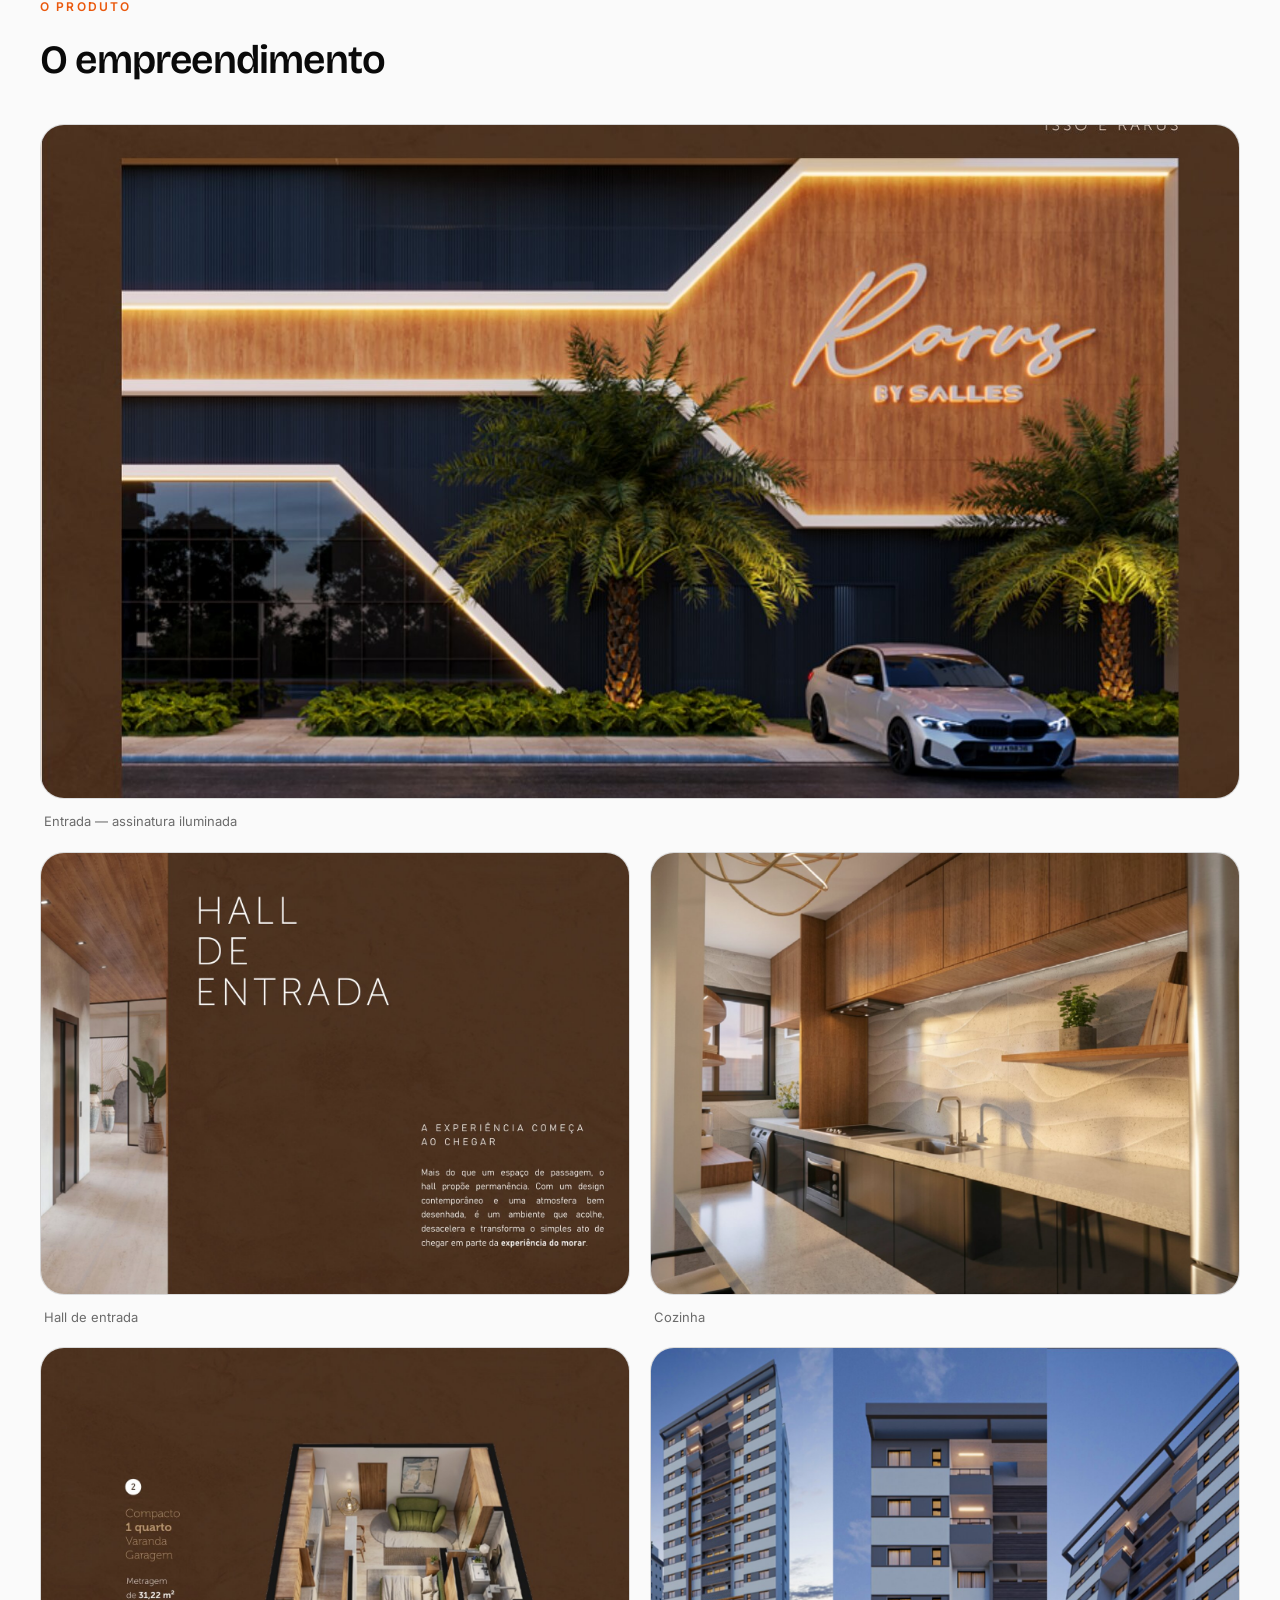
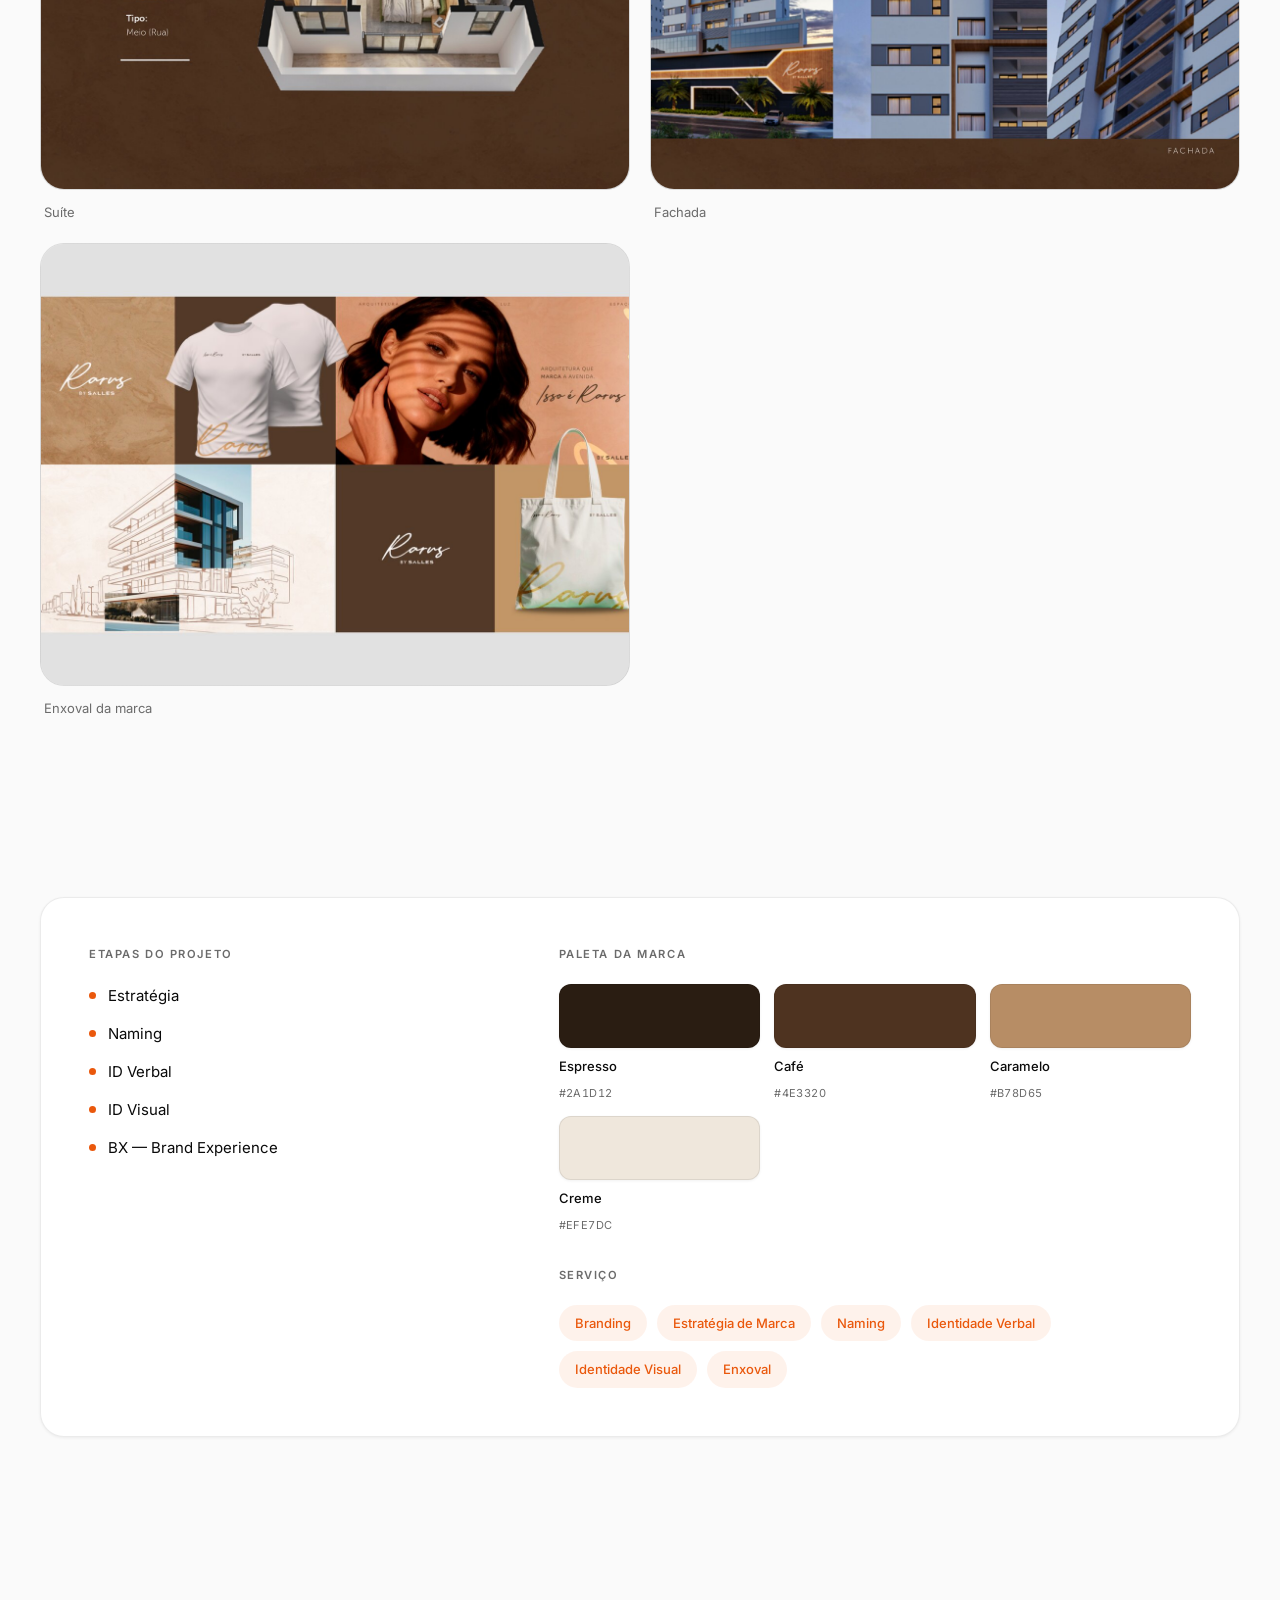
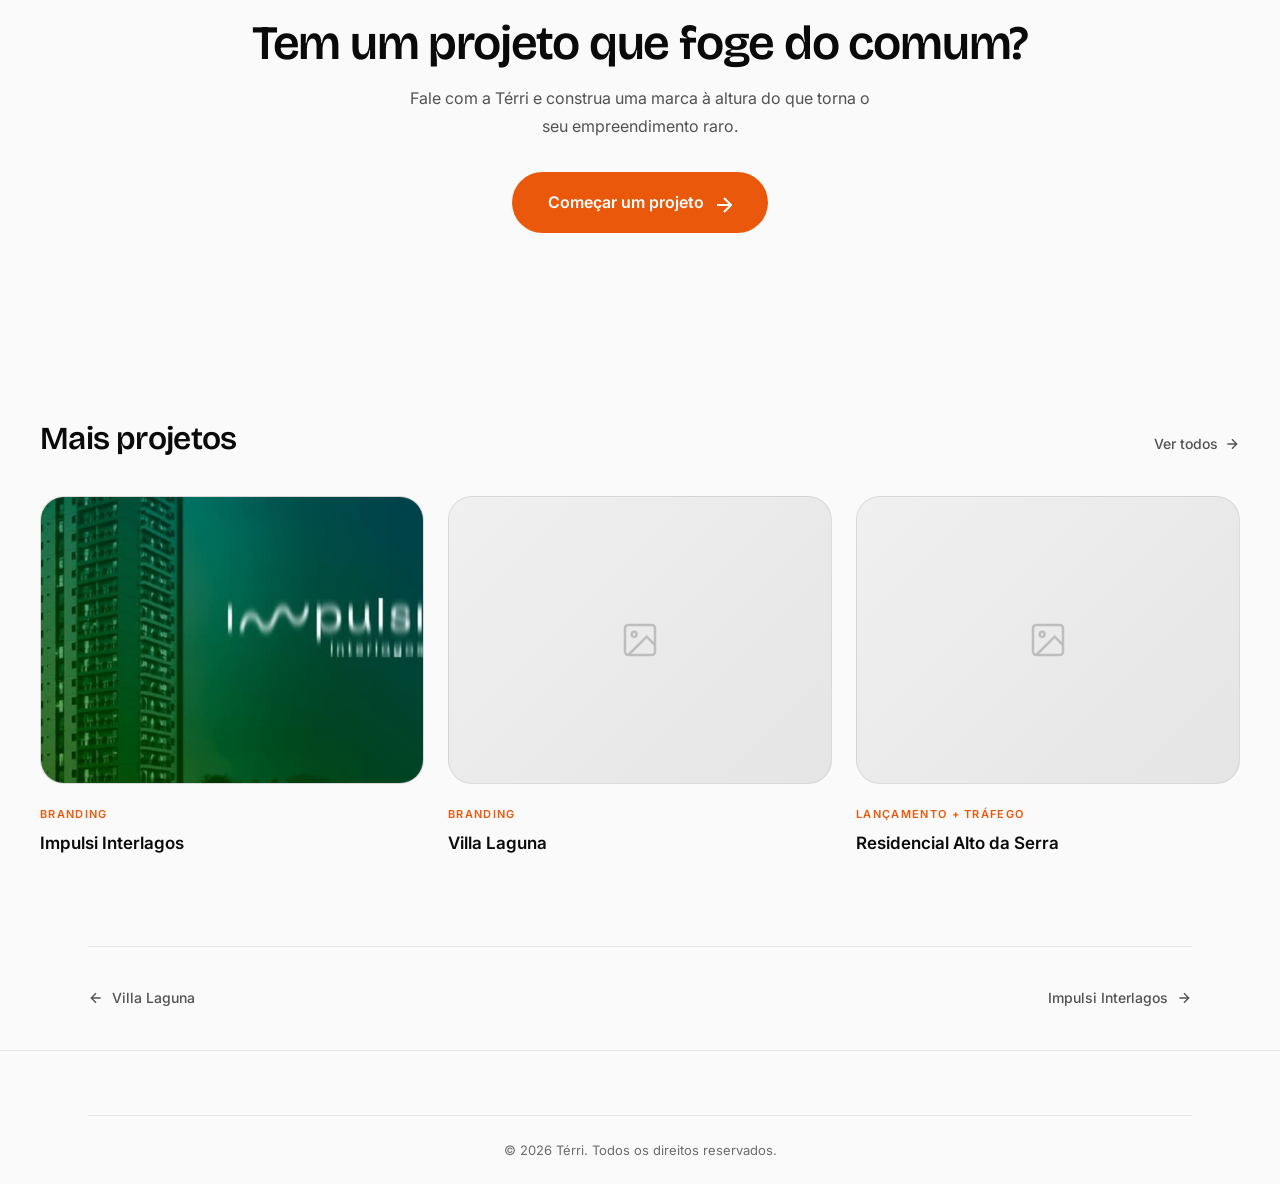
<file: portfolio/rarus-by-salles.html>
<!DOCTYPE html>
<html lang="pt-BR" data-theme="dark">
<head>
  <meta charset="UTF-8">
  <meta name="viewport" content="width=device-width, initial-scale=1.0">
  <meta name="color-scheme" content="dark light">
  <title>Rarus by Salles — Térri</title>
  <meta name="description" content="Case de branding do Estúdio Térri: estratégia de marca, naming e identidade para o Rarus by Salles, empreendimento autoral no Horto. Isso é Rarus.">
  <link rel="icon" type="image/x-icon" href="../favicon.ico">
  <link rel="preconnect" href="https://fonts.googleapis.com">
  <link rel="preconnect" href="https://fonts.gstatic.com" crossorigin>
  <link href="https://fonts.googleapis.com/css2?family=Bricolage+Grotesque:opsz,wght@12..96,500;12..96,600;12..96,700&family=Inter:wght@400;500;600;700;800&display=swap" rel="stylesheet">
  <link rel="stylesheet" href="../css/style.css">
  <link rel="stylesheet" href="../css/portfolio-v2.css">
  <script>
    (function() {
      var t = localStorage.getItem('terri-theme');
      if (!t) t = window.matchMedia('(prefers-color-scheme: light)').matches ? 'light' : 'dark';
      document.documentElement.setAttribute('data-theme', t);
    })();
  </script>
</head>
<body>
  <!-- Header -->
  <header class="header header--scrolled" id="header">
    <div class="container header__inner">
      <a href="../index.html" class="header__logo">
        <img src="../src/logo.png" alt="Térri" class="header__logo-img js-logo-img">
        <span class="header__logo-text" style="display:none">Térri</span>
      </a>
      <nav class="header__nav" id="nav" aria-label="Navegação">
        <ul class="header__nav-list">
          <li><a href="../index.html#sobre" class="header__nav-link">Sobre</a></li>
          <li><a href="../index.html#servicos" class="header__nav-link">Serviços</a></li>
          <li><a href="../index.html#portfolio" class="header__nav-link">Portfólio</a></li>
          <li><a href="../index.html#parceiros" class="header__nav-link">Clientes</a></li>
          <li><a href="../index.html#contato" class="header__nav-link header__nav-link--cta">Fale conosco</a></li>
        </ul>
      </nav>
      <div class="header__actions">
        <button class="theme-toggle" id="themeToggle" aria-label="Alternar tema claro/escuro" type="button">
          <svg class="theme-toggle__icon theme-toggle__icon--sun" width="20" height="20" viewBox="0 0 24 24" fill="none" stroke="currentColor" stroke-width="2" stroke-linecap="round" stroke-linejoin="round"><circle cx="12" cy="12" r="5"/><path d="M12 1v2M12 21v2M4.22 4.22l1.42 1.42M18.36 18.36l1.42 1.42M1 12h2M21 12h2M4.22 19.78l1.42-1.42M18.36 5.64l1.42-1.42"/></svg>
          <svg class="theme-toggle__icon theme-toggle__icon--moon" width="20" height="20" viewBox="0 0 24 24" fill="none" stroke="currentColor" stroke-width="2" stroke-linecap="round" stroke-linejoin="round"><path d="M21 12.79A9 9 0 1111.21 3 7 7 0 0021 12.79z"/></svg>
        </button>
        <button class="header__menu-btn" id="menuBtn" aria-label="Abrir menu" aria-expanded="false" type="button">
          <span></span>
          <span></span>
          <span></span>
        </button>
      </div>
    </div>
  </header>

  <!-- Mobile nav overlay -->
  <div class="mobile-nav" id="mobileNav" aria-hidden="true">
    <nav aria-label="Navegação mobile">
      <ul class="mobile-nav__list">
        <li><a href="../index.html#sobre" class="mobile-nav__link">Sobre</a></li>
        <li><a href="../index.html#servicos" class="mobile-nav__link">Serviços</a></li>
        <li><a href="../index.html#portfolio" class="mobile-nav__link">Portfólio</a></li>
        <li><a href="../index.html#parceiros" class="mobile-nav__link">Clientes</a></li>
        <li><a href="../index.html#contato" class="mobile-nav__link mobile-nav__link--cta">Fale conosco</a></li>
      </ul>
    </nav>
  </div>

  <main>
    <!-- Hero -->
    <div class="container">
      <div class="case-hero">
        <a href="../index.html#portfolio" class="case-back">
          <svg width="20" height="20" viewBox="0 0 24 24" fill="none" stroke="currentColor" stroke-width="2"><path d="M19 12H5M12 19l-7-7 7-7"/></svg>
          Voltar ao portfólio
        </a>
        <div class="case-hero__meta">
          <span class="case-hero__tag">Branding</span>
          <span class="case-hero__year">Horto</span>
        </div>
        <h1 class="case-hero__title">Rarus by Salles</h1>
        <p class="case-hero__desc">O incomum também pode ser um lugar para viver. Estratégia de marca, naming e identidade para um empreendimento autoral que foge do comum no Horto.</p>
      </div>
    </div>

    <!-- Cover -->
    <div class="container case-cover">
      <div class="case-media case-cover__img reveal">
        <img src="../src/rarus/cover.jpg" alt="Render da fachada do Rarus by Salles ao entardecer, com a assinatura Isso é Rarus" width="1600" height="900" fetchpriority="high">
      </div>
    </div>

    <!-- Method strip -->
    <div class="container case-method">
      <div class="case-method__panel reveal">
        <div class="case-method__bar">
          <span class="case-method__project">Projeto · <strong>Rarus by Salles</strong></span>
          <span class="case-method__count">05 etapas</span>
        </div>
        <div class="case-method__grid">
          <div class="case-method__item">
            <span class="case-method__num">01</span>
            <h3 class="case-method__title">Estratégia</h3>
            <p class="case-method__text">Diagnóstico, posicionamento e plataforma de marca.</p>
            <div class="case-method__detail" id="etapa-1"><div class="case-method__detail-inner"><p class="case-method__detail-text">A plataforma de marca sintetiza a estratégia e orienta todos os esforços na mesma direção — do projeto à venda.</p></div></div>
            <button class="case-method__plus" type="button" aria-expanded="false" aria-controls="etapa-1" aria-label="Ver mais sobre Estratégia"><svg width="14" height="14" viewBox="0 0 24 24" fill="none" stroke="currentColor" stroke-width="2" aria-hidden="true"><path d="M12 5v14M5 12h14"/></svg></button>
          </div>
          <div class="case-method__item">
            <span class="case-method__num">02</span>
            <h3 class="case-method__title">Naming</h3>
            <p class="case-method__text">Rarus: aquilo que foge do comum.</p>
            <div class="case-method__detail" id="etapa-2"><div class="case-method__detail-inner"><p class="case-method__detail-text">Em um cenário marcado pela verticalização, um edifício horizontal, amplo e autoral torna-se algo incomum. O nome Rarus — do latim, raro — traduz essa singularidade.</p></div></div>
            <button class="case-method__plus" type="button" aria-expanded="false" aria-controls="etapa-2" aria-label="Ver mais sobre Naming"><svg width="14" height="14" viewBox="0 0 24 24" fill="none" stroke="currentColor" stroke-width="2" aria-hidden="true"><path d="M12 5v14M5 12h14"/></svg></button>
          </div>
          <div class="case-method__item">
            <span class="case-method__num">03</span>
            <h3 class="case-method__title">ID Verbal</h3>
            <p class="case-method__text">Tom de voz e tagline da marca.</p>
            <div class="case-method__detail" id="etapa-3"><div class="case-method__detail-inner"><p class="case-method__detail-text">A tagline “Isso é Rarus” fecha cada peça depois de evidenciar um diferencial concreto — a constatação de que aquilo não é comum no mercado.</p></div></div>
            <button class="case-method__plus" type="button" aria-expanded="false" aria-controls="etapa-3" aria-label="Ver mais sobre ID Verbal"><svg width="14" height="14" viewBox="0 0 24 24" fill="none" stroke="currentColor" stroke-width="2" aria-hidden="true"><path d="M12 5v14M5 12h14"/></svg></button>
          </div>
          <div class="case-method__item">
            <span class="case-method__num">04</span>
            <h3 class="case-method__title">ID Visual</h3>
            <p class="case-method__text">Sistema visual e aplicação no produto.</p>
            <div class="case-method__detail" id="etapa-4"><div class="case-method__detail-inner"><p class="case-method__detail-text">Uma identidade editorial e sofisticada, em tons quentes e neutros, aplicada do logotipo ao book do empreendimento.</p></div></div>
            <button class="case-method__plus" type="button" aria-expanded="false" aria-controls="etapa-4" aria-label="Ver mais sobre ID Visual"><svg width="14" height="14" viewBox="0 0 24 24" fill="none" stroke="currentColor" stroke-width="2" aria-hidden="true"><path d="M12 5v14M5 12h14"/></svg></button>
          </div>
          <div class="case-method__item">
            <span class="case-method__num">05</span>
            <h3 class="case-method__title">BX</h3>
            <p class="case-method__text">Enxoval, teaser e vídeo manifesto.</p>
            <div class="case-method__detail" id="etapa-5"><div class="case-method__detail-inner"><p class="case-method__detail-text">A marca ganha pontos de contato tangíveis — do enxoval e dos materiais de venda ao vídeo manifesto que apresenta o conceito ao público.</p></div></div>
            <button class="case-method__plus" type="button" aria-expanded="false" aria-controls="etapa-5" aria-label="Ver mais sobre BX"><svg width="14" height="14" viewBox="0 0 24 24" fill="none" stroke="currentColor" stroke-width="2" aria-hidden="true"><path d="M12 5v14M5 12h14"/></svg></button>
          </div>
        </div>
      </div>
    </div>

    <!-- Intro -->
    <div class="container case-block">
      <div class="case-intro reveal">
        <p class="case-eyebrow">Conceito</p>
        <h2 class="case-intro__kicker">O incomum também pode ser <em>um lugar para viver</em></h2>
        <p class="case-intro__text">Nem todo projeto nasce para repetir a paisagem da cidade — alguns surgem justamente para romper com o padrão. O nome Rarus traduz essa singularidade: aquilo que foge do comum e, por isso mesmo, merece uma marca à sua altura.</p>
      </div>
    </div>

    <!-- Narrative -->
    <div class="container case-block">
      <div class="case-story">
        <div class="case-story__row reveal">
          <div class="case-media case-story__media">
            <img src="../src/rarus/aerial.jpg" alt="Vista aérea do entorno do Rarus by Salles, no Horto, ao entardecer" loading="lazy" width="1600" height="900">
          </div>
          <div class="case-card case-story__card">
            <span class="case-story__step"><span class="case-story__step-num">01</span><span class="case-story__label">O contexto</span></span>
            <h3 class="case-story__title">Um projeto que rompe o padrão</h3>
            <p class="case-story__text">Em um cenário marcado pela verticalização, um edifício horizontal, amplo, implantado em esquina e com arquitetura autoral se torna algo incomum. Um projeto que se destaca pela presença urbana, pela proporção e pela experiência de morar que propõe.</p>
          </div>
        </div>

        <div class="case-story__row case-story__row--flip reveal">
          <div class="case-media case-story__media">
            <img src="../src/rarus/living.jpg" alt="Render de interior do Rarus by Salles com acabamento em tons quentes" loading="lazy" width="1600" height="900">
          </div>
          <div class="case-card case-story__card">
            <span class="case-story__step"><span class="case-story__step-num">02</span><span class="case-story__label">A estratégia</span></span>
            <h3 class="case-story__title">Uma nova forma de habitar o Horto</h3>
            <p class="case-story__text">A plataforma de marca posiciona o Rarus não como mais um lançamento, mas como uma nova forma de habitar o bairro — com mais intensidade, beleza e sentido. A arquitetura deixa de ser apenas forma e passa a organizar o uso, conduzir o espaço e transformar o ambiente em experiência.</p>
          </div>
        </div>

        <div class="case-story__row reveal">
          <div class="case-media case-story__media">
            <img src="../src/rarus/identidade.jpg" alt="Identidade visual do Rarus by Salles com render em linha e o logotipo da marca" loading="lazy" width="1600" height="900">
          </div>
          <div class="case-card case-story__card">
            <span class="case-story__step"><span class="case-story__step-num">03</span><span class="case-story__label">Identidade</span></span>
            <h3 class="case-story__title">Editorial, quente e atemporal</h3>
            <p class="case-story__text">A identidade traduz o conceito do raro em uma linguagem editorial e sofisticada, com tons quentes e neutros, traços autorais e uma assinatura discreta. Do logotipo ao book do empreendimento, cada aplicação reforça a mesma ideia: isso não é comum.</p>
          </div>
        </div>
      </div>
    </div>

    <!-- Pillars -->
    <div class="container case-method">
      <div class="case-method__panel reveal">
        <div class="case-method__bar">
          <span class="case-method__project">Pilares da estratégia</span>
          <span class="case-method__count">03 pilares</span>
        </div>
        <div class="case-method__grid">
          <div class="case-method__item">
            <span class="case-method__num">01</span>
            <h3 class="case-method__title">Habitar o Horto</h3>
            <p class="case-method__text">Uma nova forma de viver o bairro, com mais intensidade, beleza e sentido.</p>
          </div>
          <div class="case-method__item">
            <span class="case-method__num">02</span>
            <h3 class="case-method__title">Arquitetura como essência</h3>
            <p class="case-method__text">A arquitetura organiza o uso, conduz o espaço e transforma o ambiente em experiência.</p>
          </div>
          <div class="case-method__item">
            <span class="case-method__num">03</span>
            <h3 class="case-method__title">Horto com amplitude</h3>
            <p class="case-method__text">No miolo do Horto, entre mobilidade, cultura e vida urbana, uma localização que amplia horizontes.</p>
          </div>
        </div>
      </div>
    </div>

    <!-- Brand statement band -->
    <div class="container case-block--tight">
      <div class="case-band reveal" style="--g1:#2A1D12; --g2:#4E3320">
        <p class="case-band__kicker">Tagline</p>
        <p class="case-band__text">Isso é Rarus</p>
      </div>
    </div>

    <!-- Spec -->
    <div class="container case-block">
      <div class="case-spec">
        <div class="case-media case-spec__media reveal">
          <img src="../src/rarus/editorial.jpg" alt="Peça editorial da marca Rarus by Salles" loading="lazy" width="1600" height="900">
        </div>
        <div class="case-card case-spec__card reveal">
          <h2 class="case-spec__title">Ficha técnica</h2>
          <div class="case-spec__row"><span class="case-spec__key">Cliente</span><span class="case-spec__val">Rarus by Salles</span></div>
          <div class="case-spec__row"><span class="case-spec__key">Incorporadora</span><span class="case-spec__val">Salles</span></div>
          <div class="case-spec__row"><span class="case-spec__key">Local</span><span class="case-spec__val">Horto</span></div>
          <div class="case-spec__row"><span class="case-spec__key">Escopo</span><span class="case-spec__val">Estratégia · Naming · Identidade</span></div>
          <div class="case-spec__row"><span class="case-spec__key">Conceito</span><span class="case-spec__val">“Isso é Rarus”</span></div>
          <div class="case-spec__row"><span class="case-spec__key">Tipologia</span><span class="case-spec__val">Edifício residencial autoral</span></div>
        </div>
      </div>
    </div>

    <!-- Gallery -->
    <div class="container case-block">
      <div class="case-gallery__head reveal">
        <p class="case-eyebrow">O produto</p>
        <h2 class="case-gallery__title">O empreendimento</h2>
      </div>
      <div class="case-gallery__grid">
        <figure class="case-gallery__figure case-gallery__figure--wide reveal">
          <div class="case-media case-gallery__media"><img src="../src/rarus/entrada-noite.jpg" alt="Entrada do Rarus by Salles à noite, com iluminação e a assinatura da marca" loading="lazy" width="1600" height="900"></div>
          <figcaption class="case-gallery__caption">Entrada — assinatura iluminada</figcaption>
        </figure>
        <figure class="case-gallery__figure reveal">
          <div class="case-media case-gallery__media"><img src="../src/rarus/lobby.jpg" alt="Render do hall de entrada do Rarus by Salles" loading="lazy" width="1600" height="900"></div>
          <figcaption class="case-gallery__caption">Hall de entrada</figcaption>
        </figure>
        <figure class="case-gallery__figure reveal">
          <div class="case-media case-gallery__media"><img src="../src/rarus/cozinha.jpg" alt="Render da cozinha de um apartamento do Rarus by Salles" loading="lazy" width="1600" height="900"></div>
          <figcaption class="case-gallery__caption">Cozinha</figcaption>
        </figure>
        <figure class="case-gallery__figure reveal">
          <div class="case-media case-gallery__media"><img src="../src/rarus/quarto.jpg" alt="Render de um quarto do Rarus by Salles" loading="lazy" width="1600" height="900"></div>
          <figcaption class="case-gallery__caption">Suíte</figcaption>
        </figure>
        <figure class="case-gallery__figure reveal">
          <div class="case-media case-gallery__media"><img src="../src/rarus/fachada-dia.jpg" alt="Render da fachada do Rarus by Salles durante o dia" loading="lazy" width="1600" height="900"></div>
          <figcaption class="case-gallery__caption">Fachada</figcaption>
        </figure>
        <figure class="case-gallery__figure reveal">
          <div class="case-media case-gallery__media"><img src="../src/rarus/enxoval.jpg" alt="Materiais de marca do Rarus by Salles — enxoval" loading="lazy" width="1600" height="900"></div>
          <figcaption class="case-gallery__caption">Enxoval da marca</figcaption>
        </figure>
      </div>
    </div>

    <!-- Summary -->
    <div class="container case-block">
      <div class="case-card case-summary reveal">
        <div class="case-summary__col">
          <p class="case-summary__col-title">Etapas do projeto</p>
          <div class="case-steps">
            <div class="case-steps__item"><span class="case-steps__dot"></span>Estratégia</div>
            <div class="case-steps__item"><span class="case-steps__dot"></span>Naming</div>
            <div class="case-steps__item"><span class="case-steps__dot"></span>ID Verbal</div>
            <div class="case-steps__item"><span class="case-steps__dot"></span>ID Visual</div>
            <div class="case-steps__item"><span class="case-steps__dot"></span>BX — Brand Experience</div>
          </div>
        </div>
        <div class="case-summary__col">
          <p class="case-summary__col-title">Paleta da marca</p>
          <div class="case-swatches">
            <div class="case-swatch">
              <span class="case-swatch__chip" style="background:#2A1D12"></span>
              <span class="case-swatch__name">Espresso</span>
              <span class="case-swatch__hex">#2A1D12</span>
            </div>
            <div class="case-swatch">
              <span class="case-swatch__chip" style="background:#4E3320"></span>
              <span class="case-swatch__name">Café</span>
              <span class="case-swatch__hex">#4E3320</span>
            </div>
            <div class="case-swatch">
              <span class="case-swatch__chip" style="background:#B78D65"></span>
              <span class="case-swatch__name">Caramelo</span>
              <span class="case-swatch__hex">#B78D65</span>
            </div>
            <div class="case-swatch">
              <span class="case-swatch__chip" style="background:#EFE7DC"></span>
              <span class="case-swatch__name">Creme</span>
              <span class="case-swatch__hex">#EFE7DC</span>
            </div>
          </div>
          <p class="case-summary__col-title" style="margin-top:2rem">Serviço</p>
          <div class="case-tags">
            <span class="case-tags__tag">Branding</span>
            <span class="case-tags__tag">Estratégia de Marca</span>
            <span class="case-tags__tag">Naming</span>
            <span class="case-tags__tag">Identidade Verbal</span>
            <span class="case-tags__tag">Identidade Visual</span>
            <span class="case-tags__tag">Enxoval</span>
          </div>
        </div>
      </div>
    </div>

    <!-- CTA -->
    <div class="container">
      <section class="case-cta reveal">
        <h2 class="case-cta__title">Tem um projeto que foge do comum?</h2>
        <p class="case-cta__text">Fale com a Térri e construa uma marca à altura do que torna o seu empreendimento raro.</p>
        <a href="../index.html#contato" class="btn btn--primary btn--lg">Começar um projeto <svg width="20" height="20" fill="none" stroke="currentColor" stroke-width="2" aria-hidden="true"><path d="M5 12h14M12 5l7 7-7 7"/></svg></a>
      </section>
    </div>

    <!-- More projects -->
    <div class="container case-block case-more">
      <div class="case-more__head reveal">
        <h2 class="case-more__title">Mais projetos</h2>
        <a href="../index.html#portfolio" class="case-more__all">Ver todos <svg width="16" height="16" viewBox="0 0 24 24" fill="none" stroke="currentColor" stroke-width="2"><path d="M5 12h14M12 5l7 7-7 7"/></svg></a>
      </div>
      <div class="case-more__grid">
        <a href="impulsi-interlagos.html" class="case-more__card reveal">
          <div class="case-media case-more__media"><img src="../src/impulsi/card-impulsi.jpg" alt="Case Impulsi Interlagos" loading="lazy" width="600" height="800"></div>
          <div>
            <span class="case-more__tag">Branding</span>
            <h3 class="case-more__name">Impulsi Interlagos</h3>
          </div>
        </a>
        <a href="villa-laguna.html" class="case-more__card reveal">
          <div class="case-media case-more__media"><div class="case-media__ph"><svg width="40" height="40" viewBox="0 0 24 24" fill="none" stroke="currentColor" stroke-width="1.5"><rect x="3" y="3" width="18" height="18" rx="2"/><circle cx="8.5" cy="8.5" r="1.5"/><path d="m21 15-5-5L5 21"/></svg></div></div>
          <div>
            <span class="case-more__tag">Branding</span>
            <h3 class="case-more__name">Villa Laguna</h3>
          </div>
        </a>
        <a href="alto-da-serra.html" class="case-more__card reveal">
          <div class="case-media case-more__media"><div class="case-media__ph"><svg width="40" height="40" viewBox="0 0 24 24" fill="none" stroke="currentColor" stroke-width="1.5"><rect x="3" y="3" width="18" height="18" rx="2"/><circle cx="8.5" cy="8.5" r="1.5"/><path d="m21 15-5-5L5 21"/></svg></div></div>
          <div>
            <span class="case-more__tag">Lançamento + Tráfego</span>
            <h3 class="case-more__name">Residencial Alto da Serra</h3>
          </div>
        </a>
      </div>
    </div>

    <!-- Prev / next -->
    <div class="container">
      <nav class="case-nav" aria-label="Navegar entre projetos">
        <a href="villa-laguna.html" class="case-nav__link case-nav__link--prev">
          <svg width="16" height="16" viewBox="0 0 24 24" fill="none" stroke="currentColor" stroke-width="2"><path d="M19 12H5M12 19l-7-7 7-7"/></svg>
          Villa Laguna
        </a>
        <a href="impulsi-interlagos.html" class="case-nav__link case-nav__link--next">
          Impulsi Interlagos
          <svg width="16" height="16" viewBox="0 0 24 24" fill="none" stroke="currentColor" stroke-width="2"><path d="M5 12h14M12 5l7 7-7 7"/></svg>
        </a>
      </nav>
    </div>
  </main>

  <!-- Footer -->
  <footer class="footer">
    <div class="container">
      <div class="footer__bottom">
        <p>&copy; 2026 Térri. Todos os direitos reservados.</p>
      </div>
    </div>
  </footer>

  <div class="noise" aria-hidden="true"></div>

  <script>
    // Theme toggle
    (function() {
      const toggle = document.getElementById('themeToggle');
      const html = document.documentElement;
      function syncLogo() {
        const src = html.getAttribute('data-theme') === 'light' ? '../src/logo-preta.png' : '../src/logo.png';
        document.querySelectorAll('.js-logo-img').forEach(img => img.src = src);
      }
      if (toggle) {
        toggle.addEventListener('click', () => {
          const next = html.getAttribute('data-theme') === 'dark' ? 'light' : 'dark';
          html.setAttribute('data-theme', next);
          localStorage.setItem('terri-theme', next);
          syncLogo();
        });
      }
      syncLogo();
    })();

    // Mobile menu
    (function() {
      const menuBtn = document.getElementById('menuBtn');
      const mobileNav = document.getElementById('mobileNav');
      if (!menuBtn || !mobileNav) return;
      function close() {
        menuBtn.classList.remove('active');
        menuBtn.setAttribute('aria-expanded', 'false');
        mobileNav.classList.remove('active');
        mobileNav.setAttribute('aria-hidden', 'true');
        document.body.style.overflow = '';
      }
      menuBtn.addEventListener('click', () => {
        if (mobileNav.classList.contains('active')) { close(); return; }
        menuBtn.classList.add('active');
        menuBtn.setAttribute('aria-expanded', 'true');
        mobileNav.classList.add('active');
        mobileNav.setAttribute('aria-hidden', 'false');
        document.body.style.overflow = 'hidden';
      });
      mobileNav.querySelectorAll('.mobile-nav__link').forEach(l => l.addEventListener('click', close));
      document.addEventListener('keydown', e => { if (e.key === 'Escape') close(); });
    })();

    // Method strip — expandable steps
    (function() {
      document.querySelectorAll('.case-method__plus').forEach(btn => {
        btn.addEventListener('click', () => {
          const item = btn.closest('.case-method__item');
          const open = item.classList.toggle('is-open');
          btn.setAttribute('aria-expanded', open ? 'true' : 'false');
        });
      });
    })();

    // Reveal on scroll
    (function() {
      const items = document.querySelectorAll('.reveal');
      const reduce = window.matchMedia('(prefers-reduced-motion: reduce)').matches;
      if (reduce || !('IntersectionObserver' in window)) {
        items.forEach(el => el.classList.add('is-visible'));
        return;
      }
      const obs = new IntersectionObserver((entries) => {
        entries.forEach(entry => {
          if (entry.isIntersecting) {
            entry.target.classList.add('is-visible');
            obs.unobserve(entry.target);
          }
        });
      }, { threshold: 0.12, rootMargin: '0px 0px -8% 0px' });
      items.forEach(el => obs.observe(el));
    })();
  </script>
</body>
</html>
</file>
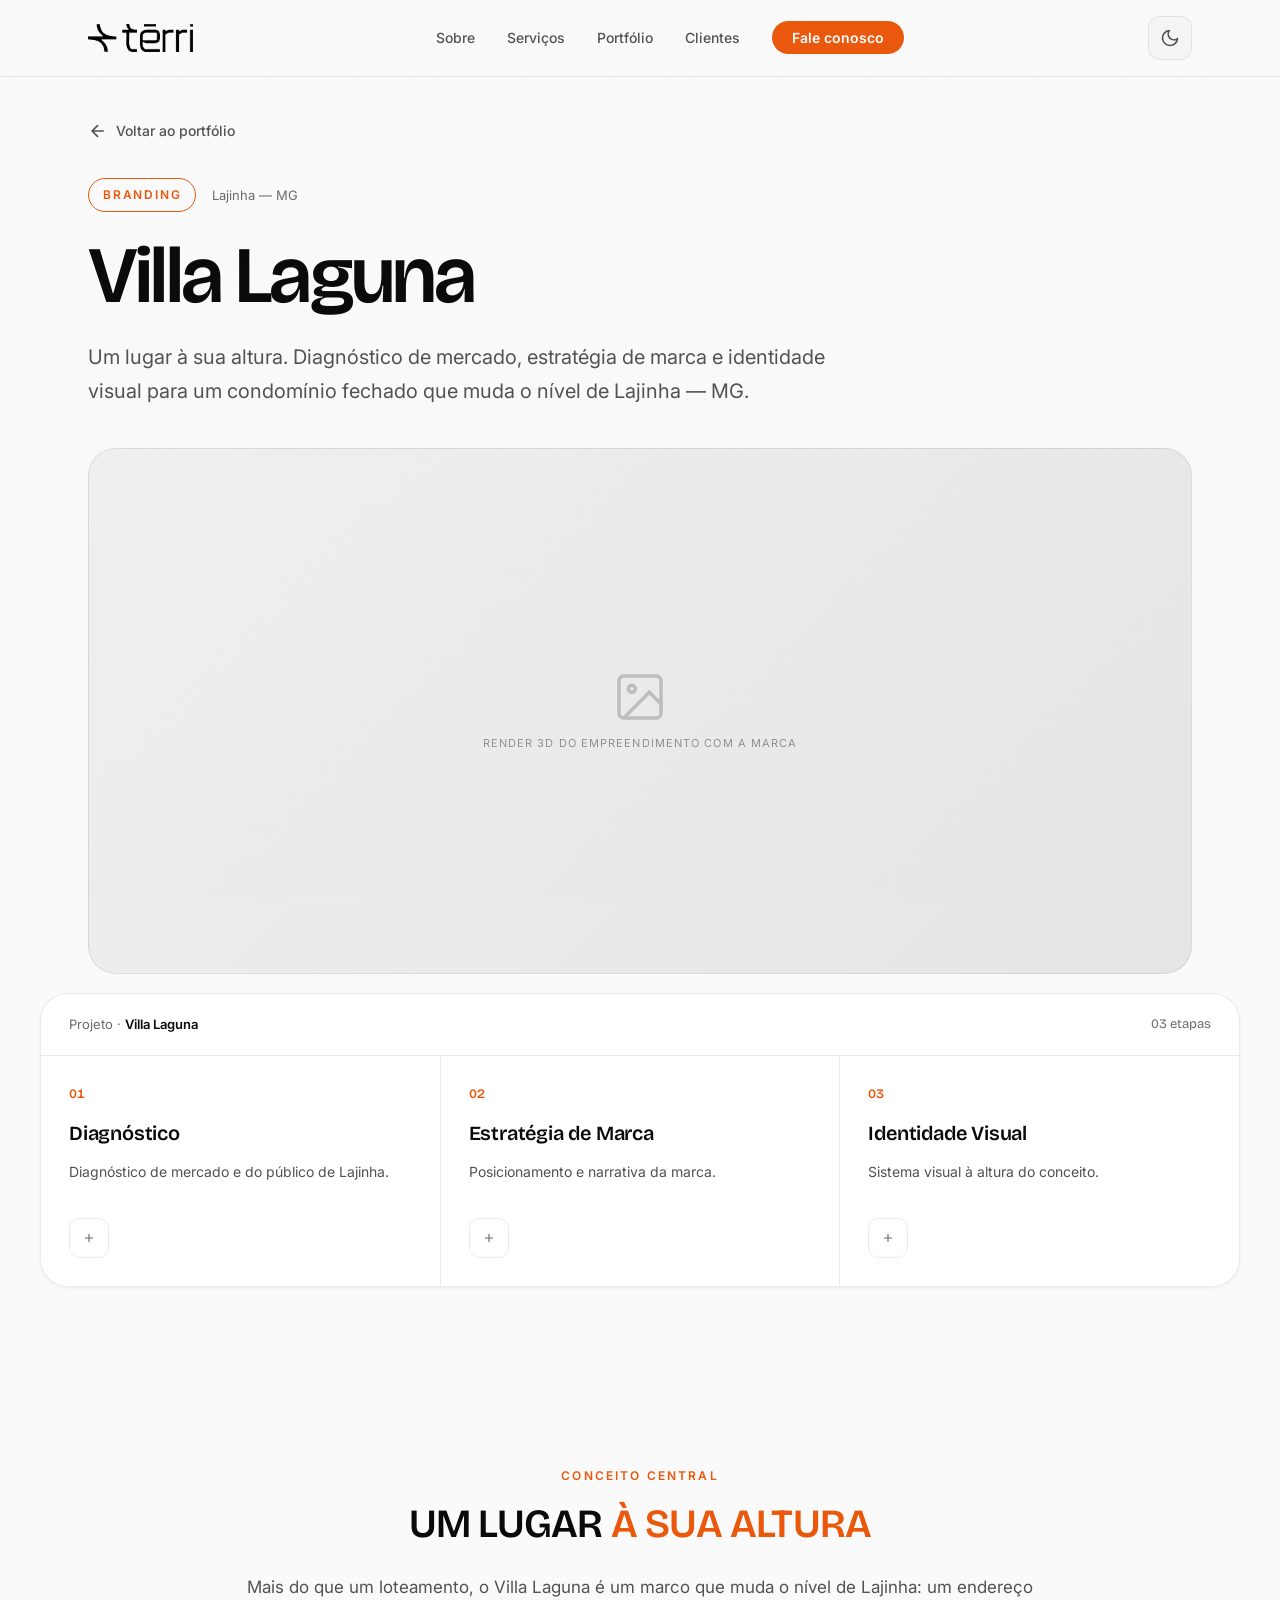
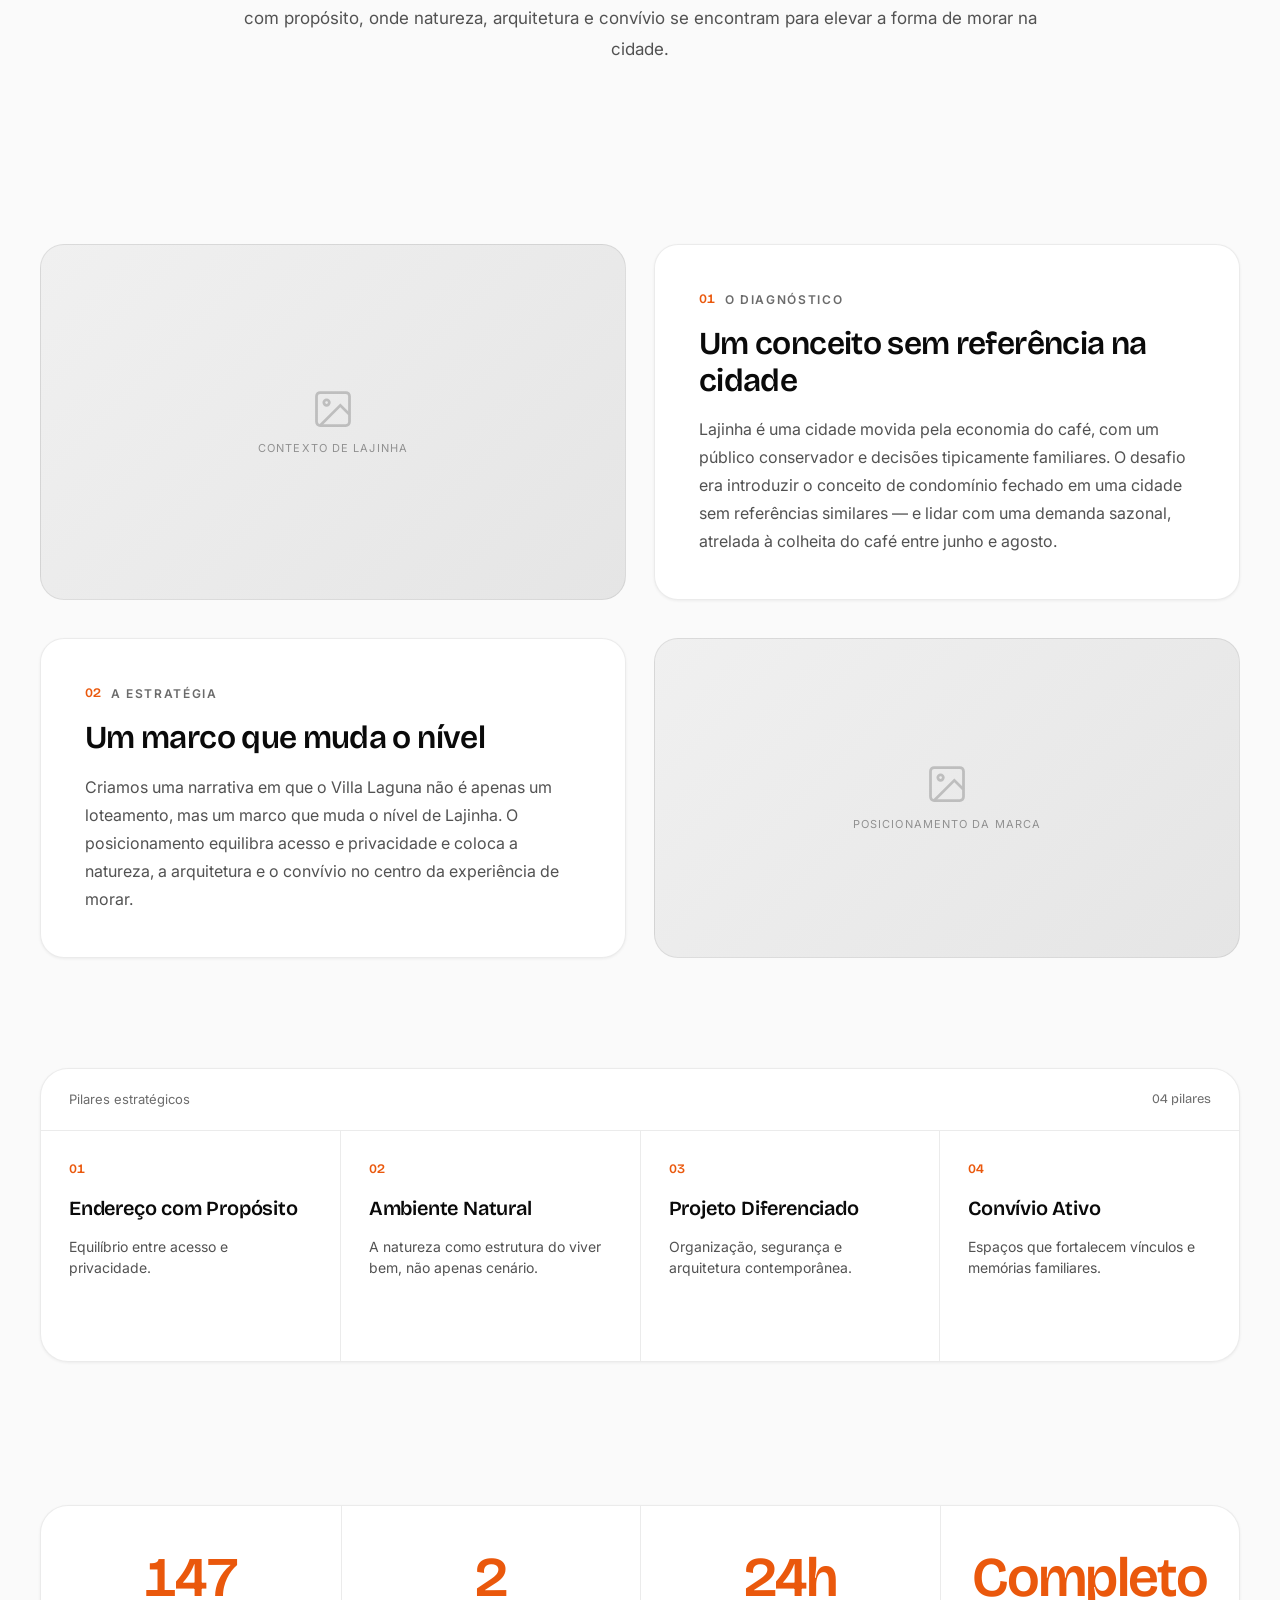
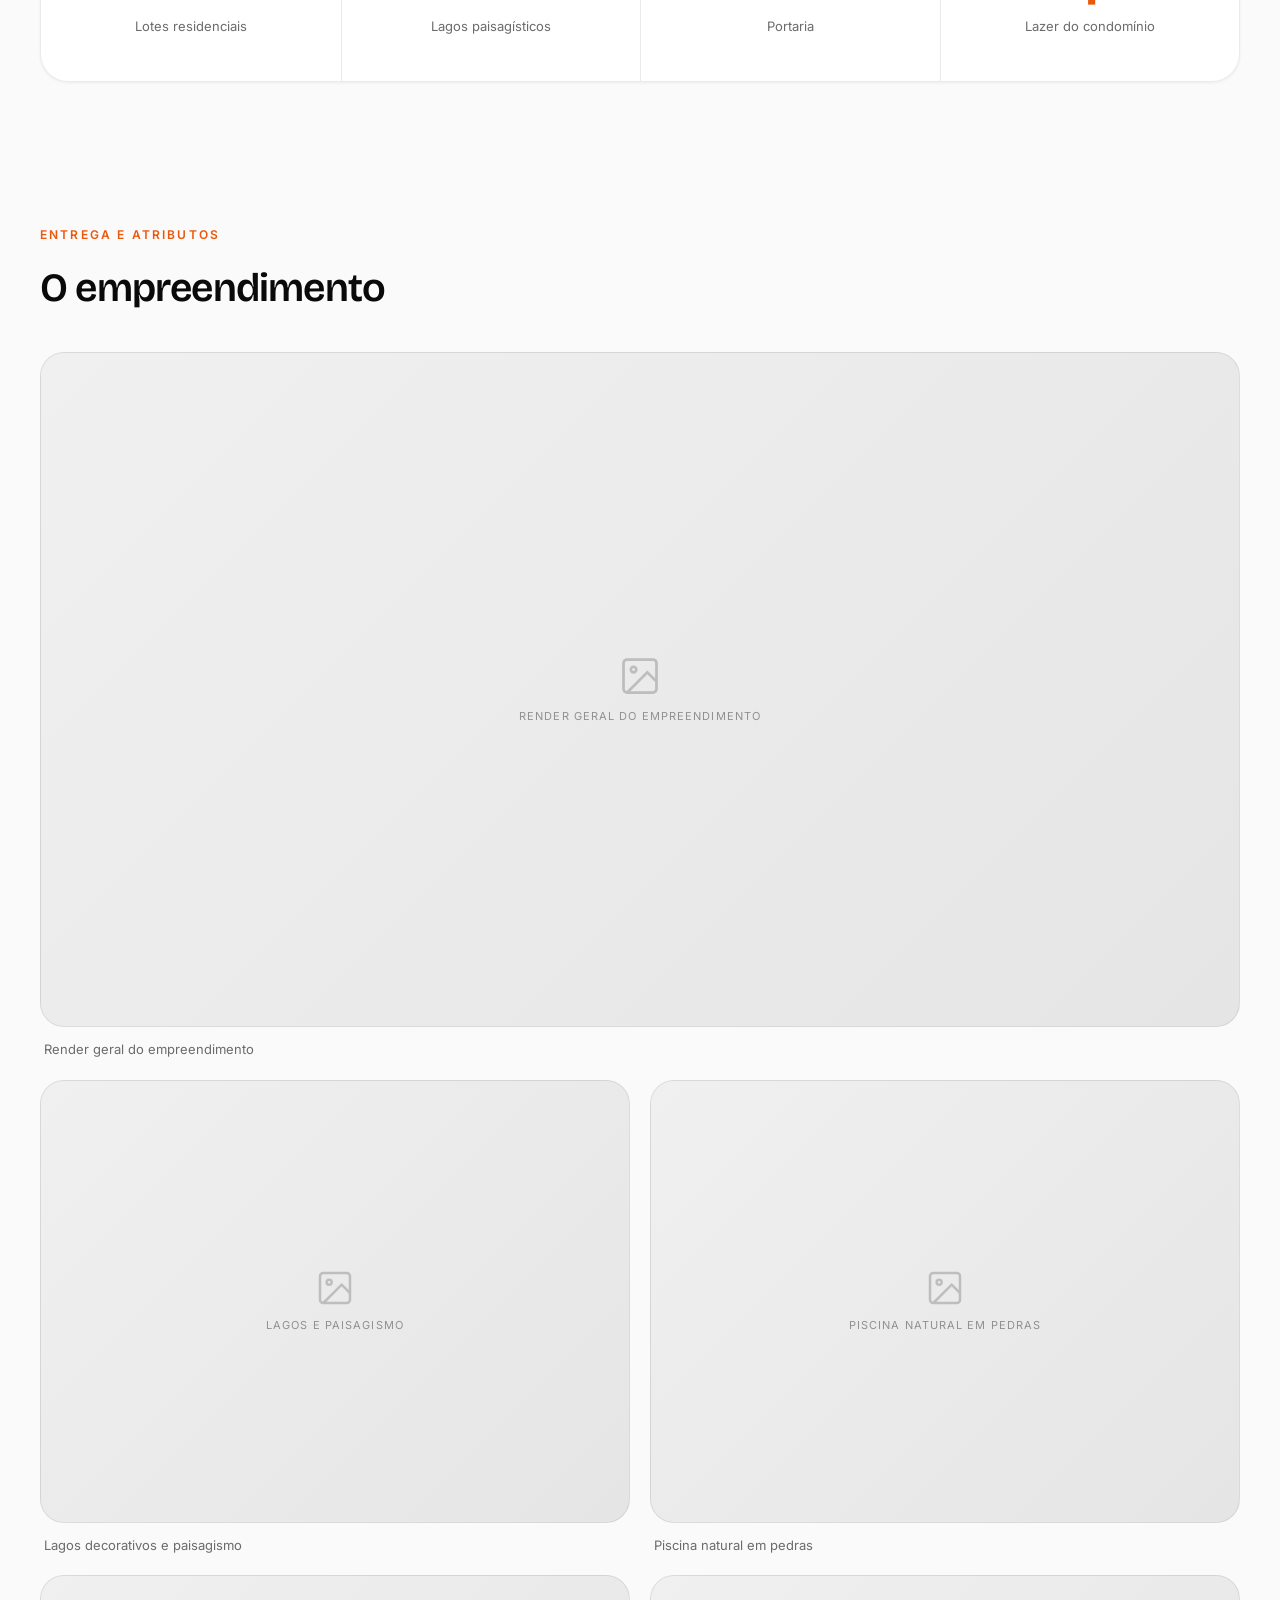
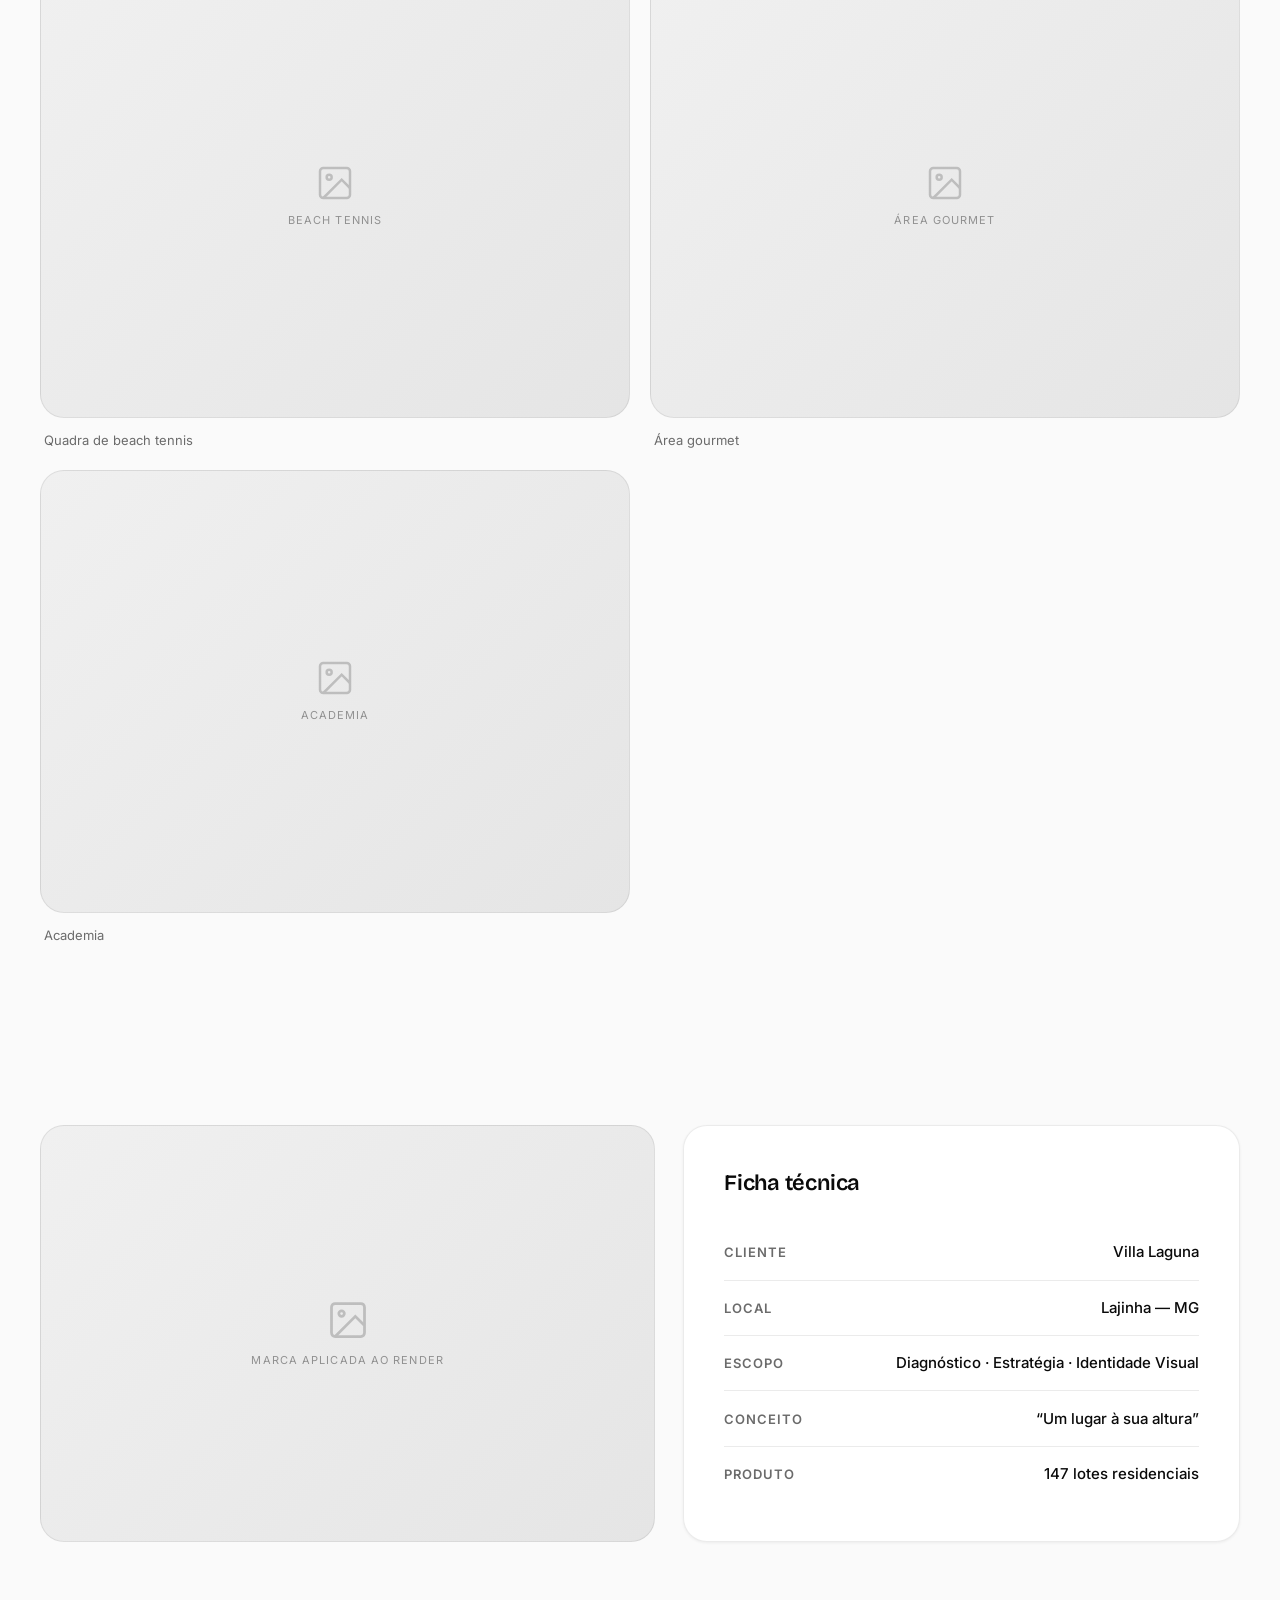
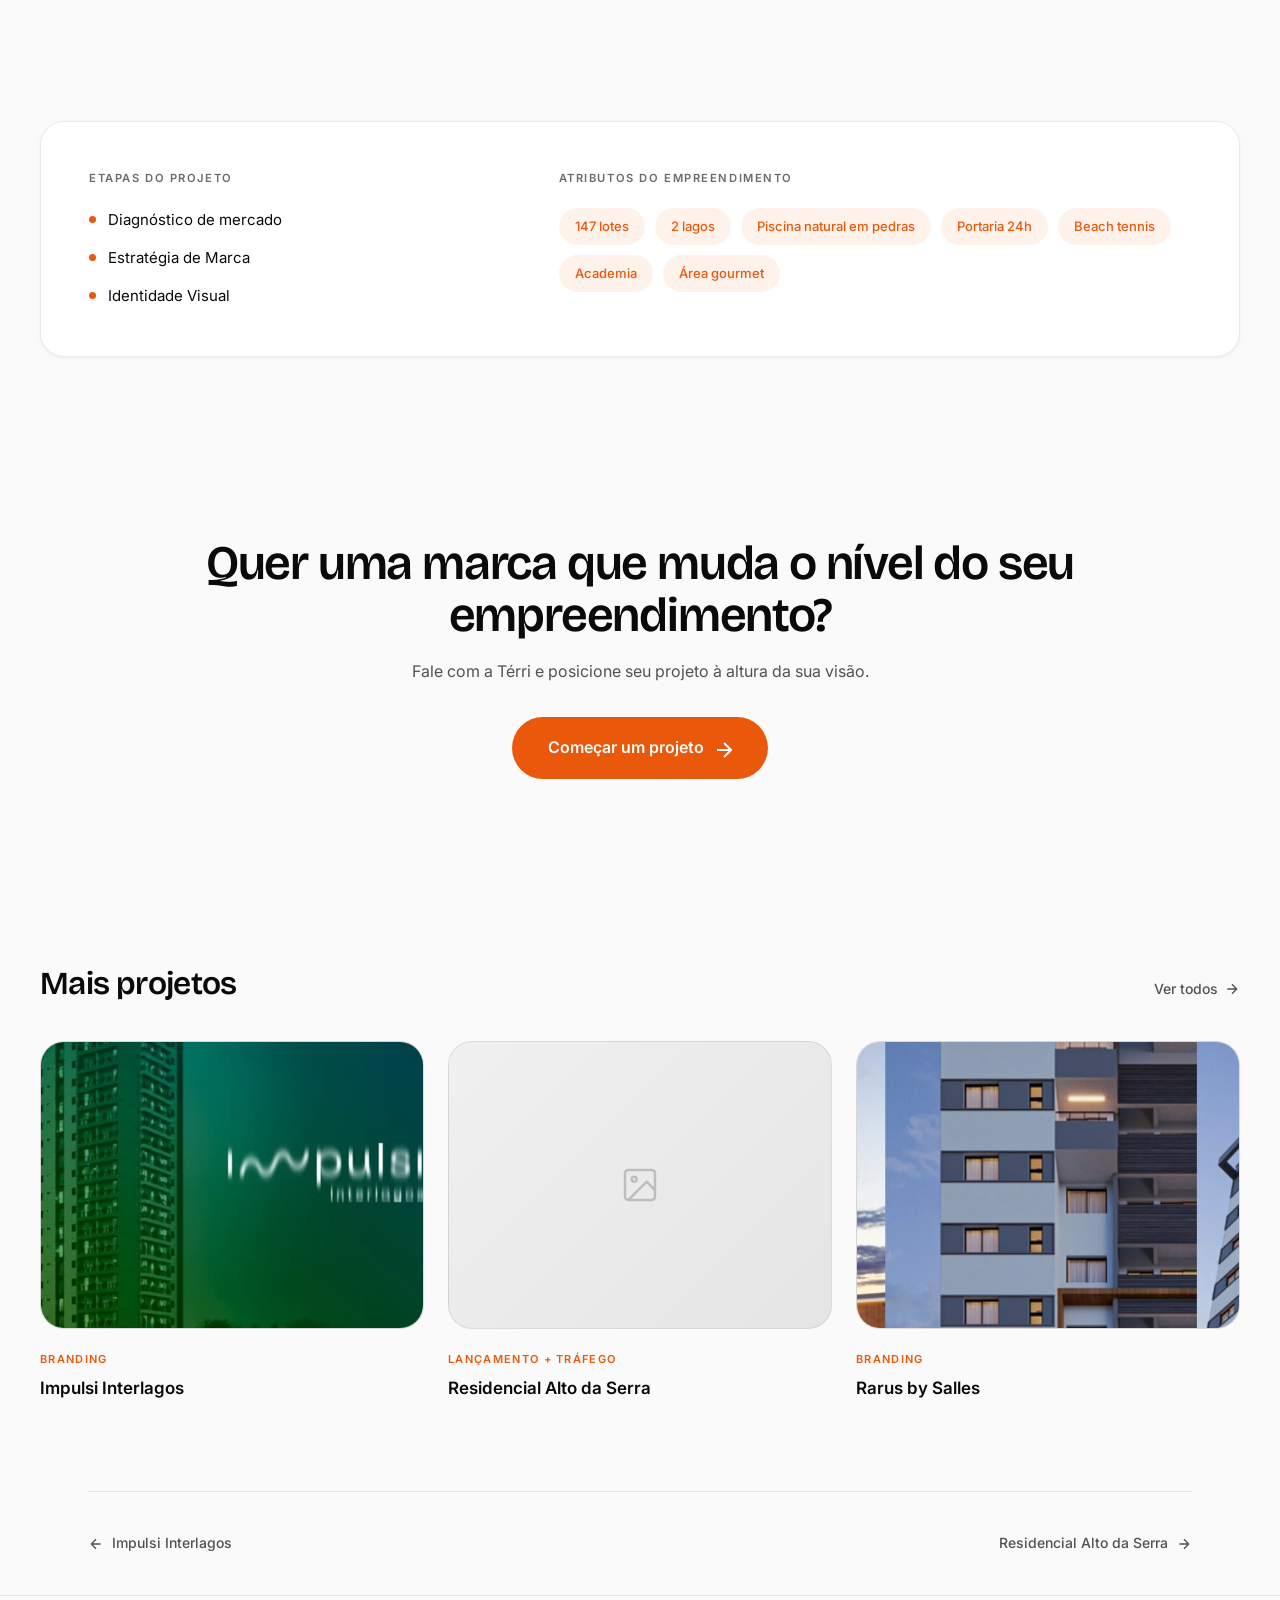
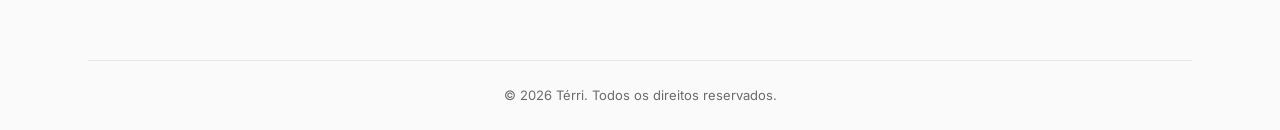
<file: portfolio/villa-laguna.html>
<!DOCTYPE html>
<html lang="pt-BR" data-theme="dark">
<head>
  <meta charset="UTF-8">
  <meta name="viewport" content="width=device-width, initial-scale=1.0">
  <meta name="color-scheme" content="dark light">
  <title>Villa Laguna — Térri</title>
  <meta name="description" content="Case de branding do Estúdio Térri: diagnóstico de mercado, estratégia de marca e identidade visual do Villa Laguna, condomínio fechado em Lajinha — MG. Um lugar à sua altura.">
  <link rel="icon" type="image/x-icon" href="../favicon.ico">
  <link rel="preconnect" href="https://fonts.googleapis.com">
  <link rel="preconnect" href="https://fonts.gstatic.com" crossorigin>
  <link href="https://fonts.googleapis.com/css2?family=Bricolage+Grotesque:opsz,wght@12..96,500;12..96,600;12..96,700&family=Inter:wght@400;500;600;700;800&display=swap" rel="stylesheet">
  <link rel="stylesheet" href="../css/style.css">
  <link rel="stylesheet" href="../css/portfolio-v2.css">
  <script>
    (function() {
      var t = localStorage.getItem('terri-theme');
      if (!t) t = window.matchMedia('(prefers-color-scheme: light)').matches ? 'light' : 'dark';
      document.documentElement.setAttribute('data-theme', t);
    })();
  </script>
</head>
<body>
  <!-- Header -->
  <header class="header header--scrolled" id="header">
    <div class="container header__inner">
      <a href="../index.html" class="header__logo">
        <img src="../src/logo.png" alt="Térri" class="header__logo-img js-logo-img">
        <span class="header__logo-text" style="display:none">Térri</span>
      </a>
      <nav class="header__nav" id="nav" aria-label="Navegação">
        <ul class="header__nav-list">
          <li><a href="../index.html#sobre" class="header__nav-link">Sobre</a></li>
          <li><a href="../index.html#servicos" class="header__nav-link">Serviços</a></li>
          <li><a href="../index.html#portfolio" class="header__nav-link">Portfólio</a></li>
          <li><a href="../index.html#parceiros" class="header__nav-link">Clientes</a></li>
          <li><a href="../index.html#contato" class="header__nav-link header__nav-link--cta">Fale conosco</a></li>
        </ul>
      </nav>
      <div class="header__actions">
        <button class="theme-toggle" id="themeToggle" aria-label="Alternar tema claro/escuro" type="button">
          <svg class="theme-toggle__icon theme-toggle__icon--sun" width="20" height="20" viewBox="0 0 24 24" fill="none" stroke="currentColor" stroke-width="2" stroke-linecap="round" stroke-linejoin="round"><circle cx="12" cy="12" r="5"/><path d="M12 1v2M12 21v2M4.22 4.22l1.42 1.42M18.36 18.36l1.42 1.42M1 12h2M21 12h2M4.22 19.78l1.42-1.42M18.36 5.64l1.42-1.42"/></svg>
          <svg class="theme-toggle__icon theme-toggle__icon--moon" width="20" height="20" viewBox="0 0 24 24" fill="none" stroke="currentColor" stroke-width="2" stroke-linecap="round" stroke-linejoin="round"><path d="M21 12.79A9 9 0 1111.21 3 7 7 0 0021 12.79z"/></svg>
        </button>
        <button class="header__menu-btn" id="menuBtn" aria-label="Abrir menu" aria-expanded="false" type="button">
          <span></span>
          <span></span>
          <span></span>
        </button>
      </div>
    </div>
  </header>

  <!-- Mobile nav overlay -->
  <div class="mobile-nav" id="mobileNav" aria-hidden="true">
    <nav aria-label="Navegação mobile">
      <ul class="mobile-nav__list">
        <li><a href="../index.html#sobre" class="mobile-nav__link">Sobre</a></li>
        <li><a href="../index.html#servicos" class="mobile-nav__link">Serviços</a></li>
        <li><a href="../index.html#portfolio" class="mobile-nav__link">Portfólio</a></li>
        <li><a href="../index.html#parceiros" class="mobile-nav__link">Clientes</a></li>
        <li><a href="../index.html#contato" class="mobile-nav__link mobile-nav__link--cta">Fale conosco</a></li>
      </ul>
    </nav>
  </div>

  <main>
    <!-- Hero -->
    <div class="container">
      <div class="case-hero">
        <a href="../index.html#portfolio" class="case-back">
          <svg width="20" height="20" viewBox="0 0 24 24" fill="none" stroke="currentColor" stroke-width="2"><path d="M19 12H5M12 19l-7-7 7-7"/></svg>
          Voltar ao portfólio
        </a>
        <div class="case-hero__meta">
          <span class="case-hero__tag">Branding</span>
          <span class="case-hero__year">Lajinha — MG</span>
        </div>
        <h1 class="case-hero__title">Villa Laguna</h1>
        <p class="case-hero__desc">Um lugar à sua altura. Diagnóstico de mercado, estratégia de marca e identidade visual para um condomínio fechado que muda o nível de Lajinha — MG.</p>
      </div>
    </div>

    <!-- Cover -->
    <div class="container case-cover">
      <div class="case-media case-cover__img reveal">
        <div class="case-media__ph">
          <svg width="56" height="56" viewBox="0 0 24 24" fill="none" stroke="currentColor" stroke-width="1.5"><rect x="3" y="3" width="18" height="18" rx="2"/><circle cx="8.5" cy="8.5" r="1.5"/><path d="m21 15-5-5L5 21"/></svg>
          <span>Render 3D do empreendimento com a marca</span>
        </div>
      </div>
    </div>

    <!-- Method strip -->
    <div class="container case-method">
      <div class="case-method__panel reveal">
        <div class="case-method__bar">
          <span class="case-method__project">Projeto · <strong>Villa Laguna</strong></span>
          <span class="case-method__count">03 etapas</span>
        </div>
        <div class="case-method__grid">
          <div class="case-method__item">
            <span class="case-method__num">01</span>
            <h3 class="case-method__title">Diagnóstico</h3>
            <p class="case-method__text">Diagnóstico de mercado e do público de Lajinha.</p>
            <div class="case-method__detail" id="etapa-1"><div class="case-method__detail-inner"><p class="case-method__detail-text">Cidade movida pela economia do café, com público conservador e decisões familiares. Mapeamos o cenário, a concorrência e a demanda sazonal atrelada à colheita, entre junho e agosto.</p></div></div>
            <button class="case-method__plus" type="button" aria-expanded="false" aria-controls="etapa-1" aria-label="Ver mais sobre Diagnóstico"><svg width="14" height="14" viewBox="0 0 24 24" fill="none" stroke="currentColor" stroke-width="2" aria-hidden="true"><path d="M12 5v14M5 12h14"/></svg></button>
          </div>
          <div class="case-method__item">
            <span class="case-method__num">02</span>
            <h3 class="case-method__title">Estratégia de Marca</h3>
            <p class="case-method__text">Posicionamento e narrativa da marca.</p>
            <div class="case-method__detail" id="etapa-2"><div class="case-method__detail-inner"><p class="case-method__detail-text">Posicionamos o Villa Laguna não como mais um loteamento, mas como um marco que muda o nível de Lajinha — sustentado por quatro pilares estratégicos.</p></div></div>
            <button class="case-method__plus" type="button" aria-expanded="false" aria-controls="etapa-2" aria-label="Ver mais sobre Estratégia de Marca"><svg width="14" height="14" viewBox="0 0 24 24" fill="none" stroke="currentColor" stroke-width="2" aria-hidden="true"><path d="M12 5v14M5 12h14"/></svg></button>
          </div>
          <div class="case-method__item">
            <span class="case-method__num">03</span>
            <h3 class="case-method__title">Identidade Visual</h3>
            <p class="case-method__text">Sistema visual à altura do conceito.</p>
            <div class="case-method__detail" id="etapa-3"><div class="case-method__detail-inner"><p class="case-method__detail-text">Identidade construída para traduzir o conceito “Um lugar à sua altura”, com a marca aplicada ao render do empreendimento e aos materiais de comunicação.</p></div></div>
            <button class="case-method__plus" type="button" aria-expanded="false" aria-controls="etapa-3" aria-label="Ver mais sobre Identidade Visual"><svg width="14" height="14" viewBox="0 0 24 24" fill="none" stroke="currentColor" stroke-width="2" aria-hidden="true"><path d="M12 5v14M5 12h14"/></svg></button>
          </div>
        </div>
      </div>
    </div>

    <!-- Intro -->
    <div class="container case-block">
      <div class="case-intro reveal">
        <p class="case-eyebrow">Conceito central</p>
        <h2 class="case-intro__kicker">Um lugar <em>à sua altura</em></h2>
        <p class="case-intro__text">Mais do que um loteamento, o Villa Laguna é um marco que muda o nível de Lajinha: um endereço com propósito, onde natureza, arquitetura e convívio se encontram para elevar a forma de morar na cidade.</p>
      </div>
    </div>

    <!-- Narrative -->
    <div class="container case-block">
      <div class="case-story">
        <div class="case-story__row reveal">
          <div class="case-media case-story__media">
            <div class="case-media__ph"><svg width="44" height="44" viewBox="0 0 24 24" fill="none" stroke="currentColor" stroke-width="1.5"><rect x="3" y="3" width="18" height="18" rx="2"/><circle cx="8.5" cy="8.5" r="1.5"/><path d="m21 15-5-5L5 21"/></svg><span>Contexto de Lajinha</span></div>
          </div>
          <div class="case-card case-story__card">
            <span class="case-story__step"><span class="case-story__step-num">01</span><span class="case-story__label">O diagnóstico</span></span>
            <h3 class="case-story__title">Um conceito sem referência na cidade</h3>
            <p class="case-story__text">Lajinha é uma cidade movida pela economia do café, com um público conservador e decisões tipicamente familiares. O desafio era introduzir o conceito de condomínio fechado em uma cidade sem referências similares — e lidar com uma demanda sazonal, atrelada à colheita do café entre junho e agosto.</p>
          </div>
        </div>

        <div class="case-story__row case-story__row--flip reveal">
          <div class="case-media case-story__media">
            <div class="case-media__ph"><svg width="44" height="44" viewBox="0 0 24 24" fill="none" stroke="currentColor" stroke-width="1.5"><rect x="3" y="3" width="18" height="18" rx="2"/><circle cx="8.5" cy="8.5" r="1.5"/><path d="m21 15-5-5L5 21"/></svg><span>Posicionamento da marca</span></div>
          </div>
          <div class="case-card case-story__card">
            <span class="case-story__step"><span class="case-story__step-num">02</span><span class="case-story__label">A estratégia</span></span>
            <h3 class="case-story__title">Um marco que muda o nível</h3>
            <p class="case-story__text">Criamos uma narrativa em que o Villa Laguna não é apenas um loteamento, mas um marco que muda o nível de Lajinha. O posicionamento equilibra acesso e privacidade e coloca a natureza, a arquitetura e o convívio no centro da experiência de morar.</p>
          </div>
        </div>
      </div>
    </div>

    <!-- Pillars -->
    <div class="container case-method">
      <div class="case-method__panel reveal">
        <div class="case-method__bar">
          <span class="case-method__project">Pilares estratégicos</span>
          <span class="case-method__count">04 pilares</span>
        </div>
        <div class="case-method__grid">
          <div class="case-method__item">
            <span class="case-method__num">01</span>
            <h3 class="case-method__title">Endereço com Propósito</h3>
            <p class="case-method__text">Equilíbrio entre acesso e privacidade.</p>
          </div>
          <div class="case-method__item">
            <span class="case-method__num">02</span>
            <h3 class="case-method__title">Ambiente Natural</h3>
            <p class="case-method__text">A natureza como estrutura do viver bem, não apenas cenário.</p>
          </div>
          <div class="case-method__item">
            <span class="case-method__num">03</span>
            <h3 class="case-method__title">Projeto Diferenciado</h3>
            <p class="case-method__text">Organização, segurança e arquitetura contemporânea.</p>
          </div>
          <div class="case-method__item">
            <span class="case-method__num">04</span>
            <h3 class="case-method__title">Convívio Ativo</h3>
            <p class="case-method__text">Espaços que fortalecem vínculos e memórias familiares.</p>
          </div>
        </div>
      </div>
    </div>

    <!-- Attributes / numbers -->
    <div class="container case-block--tight">
      <div class="case-metrics__panel reveal">
        <div class="case-metrics__item">
          <div class="case-metrics__num">147</div>
          <div class="case-metrics__label">Lotes residenciais</div>
        </div>
        <div class="case-metrics__item">
          <div class="case-metrics__num">2</div>
          <div class="case-metrics__label">Lagos paisagísticos</div>
        </div>
        <div class="case-metrics__item">
          <div class="case-metrics__num">24h</div>
          <div class="case-metrics__label">Portaria</div>
        </div>
        <div class="case-metrics__item">
          <div class="case-metrics__num">Completo</div>
          <div class="case-metrics__label">Lazer do condomínio</div>
        </div>
      </div>
    </div>

    <!-- Gallery -->
    <div class="container case-block">
      <div class="case-gallery__head reveal">
        <p class="case-eyebrow">Entrega e atributos</p>
        <h2 class="case-gallery__title">O empreendimento</h2>
      </div>
      <div class="case-gallery__grid">
        <figure class="case-gallery__figure case-gallery__figure--wide reveal">
          <div class="case-media case-gallery__media"><div class="case-media__ph"><svg width="44" height="44" viewBox="0 0 24 24" fill="none" stroke="currentColor" stroke-width="1.5"><rect x="3" y="3" width="18" height="18" rx="2"/><circle cx="8.5" cy="8.5" r="1.5"/><path d="m21 15-5-5L5 21"/></svg><span>Render geral do empreendimento</span></div></div>
          <figcaption class="case-gallery__caption">Render geral do empreendimento</figcaption>
        </figure>
        <figure class="case-gallery__figure reveal">
          <div class="case-media case-gallery__media"><div class="case-media__ph"><svg width="40" height="40" viewBox="0 0 24 24" fill="none" stroke="currentColor" stroke-width="1.5"><rect x="3" y="3" width="18" height="18" rx="2"/><circle cx="8.5" cy="8.5" r="1.5"/><path d="m21 15-5-5L5 21"/></svg><span>Lagos e paisagismo</span></div></div>
          <figcaption class="case-gallery__caption">Lagos decorativos e paisagismo</figcaption>
        </figure>
        <figure class="case-gallery__figure reveal">
          <div class="case-media case-gallery__media"><div class="case-media__ph"><svg width="40" height="40" viewBox="0 0 24 24" fill="none" stroke="currentColor" stroke-width="1.5"><rect x="3" y="3" width="18" height="18" rx="2"/><circle cx="8.5" cy="8.5" r="1.5"/><path d="m21 15-5-5L5 21"/></svg><span>Piscina natural em pedras</span></div></div>
          <figcaption class="case-gallery__caption">Piscina natural em pedras</figcaption>
        </figure>
        <figure class="case-gallery__figure reveal">
          <div class="case-media case-gallery__media"><div class="case-media__ph"><svg width="40" height="40" viewBox="0 0 24 24" fill="none" stroke="currentColor" stroke-width="1.5"><rect x="3" y="3" width="18" height="18" rx="2"/><circle cx="8.5" cy="8.5" r="1.5"/><path d="m21 15-5-5L5 21"/></svg><span>Beach tennis</span></div></div>
          <figcaption class="case-gallery__caption">Quadra de beach tennis</figcaption>
        </figure>
        <figure class="case-gallery__figure reveal">
          <div class="case-media case-gallery__media"><div class="case-media__ph"><svg width="40" height="40" viewBox="0 0 24 24" fill="none" stroke="currentColor" stroke-width="1.5"><rect x="3" y="3" width="18" height="18" rx="2"/><circle cx="8.5" cy="8.5" r="1.5"/><path d="m21 15-5-5L5 21"/></svg><span>Área gourmet</span></div></div>
          <figcaption class="case-gallery__caption">Área gourmet</figcaption>
        </figure>
        <figure class="case-gallery__figure reveal">
          <div class="case-media case-gallery__media"><div class="case-media__ph"><svg width="40" height="40" viewBox="0 0 24 24" fill="none" stroke="currentColor" stroke-width="1.5"><rect x="3" y="3" width="18" height="18" rx="2"/><circle cx="8.5" cy="8.5" r="1.5"/><path d="m21 15-5-5L5 21"/></svg><span>Academia</span></div></div>
          <figcaption class="case-gallery__caption">Academia</figcaption>
        </figure>
      </div>
    </div>

    <!-- Spec -->
    <div class="container case-block">
      <div class="case-spec">
        <div class="case-media case-spec__media reveal">
          <div class="case-media__ph"><svg width="44" height="44" viewBox="0 0 24 24" fill="none" stroke="currentColor" stroke-width="1.5"><rect x="3" y="3" width="18" height="18" rx="2"/><circle cx="8.5" cy="8.5" r="1.5"/><path d="m21 15-5-5L5 21"/></svg><span>Marca aplicada ao render</span></div>
        </div>
        <div class="case-card case-spec__card reveal">
          <h2 class="case-spec__title">Ficha técnica</h2>
          <div class="case-spec__row"><span class="case-spec__key">Cliente</span><span class="case-spec__val">Villa Laguna</span></div>
          <div class="case-spec__row"><span class="case-spec__key">Local</span><span class="case-spec__val">Lajinha — MG</span></div>
          <div class="case-spec__row"><span class="case-spec__key">Escopo</span><span class="case-spec__val">Diagnóstico · Estratégia · Identidade Visual</span></div>
          <div class="case-spec__row"><span class="case-spec__key">Conceito</span><span class="case-spec__val">“Um lugar à sua altura”</span></div>
          <div class="case-spec__row"><span class="case-spec__key">Produto</span><span class="case-spec__val">147 lotes residenciais</span></div>
        </div>
      </div>
    </div>

    <!-- Summary -->
    <div class="container case-block">
      <div class="case-card case-summary reveal">
        <div class="case-summary__col">
          <p class="case-summary__col-title">Etapas do projeto</p>
          <div class="case-steps">
            <div class="case-steps__item"><span class="case-steps__dot"></span>Diagnóstico de mercado</div>
            <div class="case-steps__item"><span class="case-steps__dot"></span>Estratégia de Marca</div>
            <div class="case-steps__item"><span class="case-steps__dot"></span>Identidade Visual</div>
          </div>
        </div>
        <div class="case-summary__col">
          <p class="case-summary__col-title">Atributos do empreendimento</p>
          <div class="case-tags">
            <span class="case-tags__tag">147 lotes</span>
            <span class="case-tags__tag">2 lagos</span>
            <span class="case-tags__tag">Piscina natural em pedras</span>
            <span class="case-tags__tag">Portaria 24h</span>
            <span class="case-tags__tag">Beach tennis</span>
            <span class="case-tags__tag">Academia</span>
            <span class="case-tags__tag">Área gourmet</span>
          </div>
        </div>
      </div>
    </div>

    <!-- CTA -->
    <div class="container">
      <section class="case-cta reveal">
        <h2 class="case-cta__title">Quer uma marca que muda o nível do seu empreendimento?</h2>
        <p class="case-cta__text">Fale com a Térri e posicione seu projeto à altura da sua visão.</p>
        <a href="../index.html#contato" class="btn btn--primary btn--lg">Começar um projeto <svg width="20" height="20" fill="none" stroke="currentColor" stroke-width="2" aria-hidden="true"><path d="M5 12h14M12 5l7 7-7 7"/></svg></a>
      </section>
    </div>

    <!-- More projects -->
    <div class="container case-block case-more">
      <div class="case-more__head reveal">
        <h2 class="case-more__title">Mais projetos</h2>
        <a href="../index.html#portfolio" class="case-more__all">Ver todos <svg width="16" height="16" viewBox="0 0 24 24" fill="none" stroke="currentColor" stroke-width="2"><path d="M5 12h14M12 5l7 7-7 7"/></svg></a>
      </div>
      <div class="case-more__grid">
        <a href="impulsi-interlagos.html" class="case-more__card reveal">
          <div class="case-media case-more__media"><img src="../src/impulsi/card-impulsi.jpg" alt="Case Impulsi Interlagos" loading="lazy" width="600" height="800"></div>
          <div>
            <span class="case-more__tag">Branding</span>
            <h3 class="case-more__name">Impulsi Interlagos</h3>
          </div>
        </a>
        <a href="alto-da-serra.html" class="case-more__card reveal">
          <div class="case-media case-more__media"><div class="case-media__ph"><svg width="40" height="40" viewBox="0 0 24 24" fill="none" stroke="currentColor" stroke-width="1.5"><rect x="3" y="3" width="18" height="18" rx="2"/><circle cx="8.5" cy="8.5" r="1.5"/><path d="m21 15-5-5L5 21"/></svg></div></div>
          <div>
            <span class="case-more__tag">Lançamento + Tráfego</span>
            <h3 class="case-more__name">Residencial Alto da Serra</h3>
          </div>
        </a>
        <a href="rarus-by-salles.html" class="case-more__card reveal">
          <div class="case-media case-more__media"><img src="../src/rarus/card-rarus.jpg" alt="Case Rarus by Salles" loading="lazy" width="600" height="800"></div>
          <div>
            <span class="case-more__tag">Branding</span>
            <h3 class="case-more__name">Rarus by Salles</h3>
          </div>
        </a>
      </div>
    </div>

    <!-- Prev / next -->
    <div class="container">
      <nav class="case-nav" aria-label="Navegar entre projetos">
        <a href="impulsi-interlagos.html" class="case-nav__link case-nav__link--prev">
          <svg width="16" height="16" viewBox="0 0 24 24" fill="none" stroke="currentColor" stroke-width="2"><path d="M19 12H5M12 19l-7-7 7-7"/></svg>
          Impulsi Interlagos
        </a>
        <a href="alto-da-serra.html" class="case-nav__link case-nav__link--next">
          Residencial Alto da Serra
          <svg width="16" height="16" viewBox="0 0 24 24" fill="none" stroke="currentColor" stroke-width="2"><path d="M5 12h14M12 5l7 7-7 7"/></svg>
        </a>
      </nav>
    </div>
  </main>

  <!-- Footer -->
  <footer class="footer">
    <div class="container">
      <div class="footer__bottom">
        <p>&copy; 2026 Térri. Todos os direitos reservados.</p>
      </div>
    </div>
  </footer>

  <div class="noise" aria-hidden="true"></div>

  <script>
    // Theme toggle
    (function() {
      const toggle = document.getElementById('themeToggle');
      const html = document.documentElement;
      function syncLogo() {
        const src = html.getAttribute('data-theme') === 'light' ? '../src/logo-preta.png' : '../src/logo.png';
        document.querySelectorAll('.js-logo-img').forEach(img => img.src = src);
      }
      if (toggle) {
        toggle.addEventListener('click', () => {
          const next = html.getAttribute('data-theme') === 'dark' ? 'light' : 'dark';
          html.setAttribute('data-theme', next);
          localStorage.setItem('terri-theme', next);
          syncLogo();
        });
      }
      syncLogo();
    })();

    // Mobile menu
    (function() {
      const menuBtn = document.getElementById('menuBtn');
      const mobileNav = document.getElementById('mobileNav');
      if (!menuBtn || !mobileNav) return;
      function close() {
        menuBtn.classList.remove('active');
        menuBtn.setAttribute('aria-expanded', 'false');
        mobileNav.classList.remove('active');
        mobileNav.setAttribute('aria-hidden', 'true');
        document.body.style.overflow = '';
      }
      menuBtn.addEventListener('click', () => {
        if (mobileNav.classList.contains('active')) { close(); return; }
        menuBtn.classList.add('active');
        menuBtn.setAttribute('aria-expanded', 'true');
        mobileNav.classList.add('active');
        mobileNav.setAttribute('aria-hidden', 'false');
        document.body.style.overflow = 'hidden';
      });
      mobileNav.querySelectorAll('.mobile-nav__link').forEach(l => l.addEventListener('click', close));
      document.addEventListener('keydown', e => { if (e.key === 'Escape') close(); });
    })();

    // Method strip — expandable steps
    (function() {
      document.querySelectorAll('.case-method__plus').forEach(btn => {
        btn.addEventListener('click', () => {
          const item = btn.closest('.case-method__item');
          const open = item.classList.toggle('is-open');
          btn.setAttribute('aria-expanded', open ? 'true' : 'false');
        });
      });
    })();

    // Reveal on scroll
    (function() {
      const items = document.querySelectorAll('.reveal');
      const reduce = window.matchMedia('(prefers-reduced-motion: reduce)').matches;
      if (reduce || !('IntersectionObserver' in window)) {
        items.forEach(el => el.classList.add('is-visible'));
        return;
      }
      const obs = new IntersectionObserver((entries) => {
        entries.forEach(entry => {
          if (entry.isIntersecting) {
            entry.target.classList.add('is-visible');
            obs.unobserve(entry.target);
          }
        });
      }, { threshold: 0.12, rootMargin: '0px 0px -8% 0px' });
      items.forEach(el => obs.observe(el));
    })();
  </script>
</body>
</html>
</file>
<file: css/style.css>
/* ===================================
   TÉRRI — Marketing que transforma
   Design System with Light/Dark themes
   =================================== */

/* --- Reset & Base --- */
*, *::before, *::after {
  margin: 0;
  padding: 0;
  box-sizing: border-box;
}

svg[hidden] {
  display: none !important;
}

/* --- Design Tokens --- */
:root {
  /* Orange palette (shared) */
  --orange-50: #fff7ed;
  --orange-100: #ffedd5;
  --orange-200: #fed7aa;
  --orange-300: #fdba74;
  --orange-400: #fb923c;
  --orange-500: #f97316;
  --orange-600: #ea580c;
  --orange-700: #c2410c;
  --orange-800: #9a3412;
  --orange-900: #7c2d12;

  /* Typography */
  --font-sans: 'Inter', -apple-system, BlinkMacSystemFont, sans-serif;
  --font-display: 'Bricolage Grotesque', 'Inter', -apple-system, BlinkMacSystemFont, sans-serif;

  /* Spacing */
  --section-py: clamp(4rem, 7vw, 6rem);
  --container-px: clamp(1.25rem, 4vw, 3rem);

  /* Transitions */
  --ease-out: cubic-bezier(0.16, 1, 0.3, 1);
  --ease-spring: cubic-bezier(0.34, 1.56, 0.64, 1);
  --transition-theme: background-color 0.4s ease, color 0.4s ease, border-color 0.4s ease, box-shadow 0.4s ease;
}

/* --- Dark Theme (default) --- */
[data-theme="dark"] {
  --color-primary: var(--orange-500);
  --color-primary-dark: var(--orange-600);
  --color-primary-light: var(--orange-400);
  --color-primary-glow: rgba(249, 115, 22, 0.3);
  --color-primary-subtle: rgba(249, 115, 22, 0.1);
  --color-primary-ghost: rgba(249, 115, 22, 0.03);

  --color-bg: #1a1a1a;
  --color-bg-elevated: #242424;
  --color-bg-card: rgba(255, 255, 255, 0.03);
  --color-bg-card-hover: rgba(249, 115, 22, 0.03);
  --color-bg-input: rgba(255, 255, 255, 0.03);
  --color-bg-header: rgba(26, 26, 26, 0.85);
  --color-bg-mobile-nav: rgba(26, 26, 26, 0.97);
  --color-bg-placeholder: linear-gradient(135deg, #242424, #2e2e2e);

  --color-text: #f5f5f5;
  --color-text-heading: #fafafa;
  --color-text-secondary: #a3a3a3;
  --color-text-muted: #8a8a8a;
  --color-text-on-primary: #1a1a1a;

  --color-border: rgba(255, 255, 255, 0.08);
  --color-border-hover: rgba(249, 115, 22, 0.2);

  --color-selection-bg: var(--orange-500);
  --color-selection-text: #1a1a1a;

  --shadow-card: 0 0 0 transparent;
  --shadow-card-hover: 0 8px 32px rgba(0, 0, 0, 0.3);
  --shadow-btn: 0 8px 30px rgba(249, 115, 22, 0.3);

  --noise-opacity: 0.035;
  --card-number-color: rgba(255, 255, 255, 0.03);

  --color-error: #ef4444;
  --color-success: #22c55e;
  --color-text-on-overlay: #ffffff;
  --color-text-on-overlay-muted: rgba(255, 255, 255, 0.7);
  --color-option-bg: #171717;

  /* Portfolio card backgrounds */
  --portfolio-bg-1: #1a1a2e;
  --portfolio-bg-2: #16213e;
  --portfolio-bg-3: #0f3460;
  --portfolio-bg-4: #1a1a2e;
  --portfolio-bg-5: #16213e;
}

/* --- Light Theme --- */
[data-theme="light"] {
  --color-primary: var(--orange-600);
  --color-primary-dark: var(--orange-700);
  --color-primary-light: var(--orange-500);
  --color-primary-glow: rgba(234, 88, 12, 0.2);
  --color-primary-subtle: rgba(234, 88, 12, 0.08);
  --color-primary-ghost: rgba(234, 88, 12, 0.03);

  --color-bg: #fafafa;
  --color-bg-elevated: #ffffff;
  --color-bg-card: rgba(0, 0, 0, 0.02);
  --color-bg-card-hover: rgba(234, 88, 12, 0.04);
  --color-bg-input: rgba(0, 0, 0, 0.02);
  --color-bg-header: rgba(250, 250, 250, 0.88);
  --color-bg-mobile-nav: rgba(250, 250, 250, 0.97);
  --color-bg-placeholder: linear-gradient(135deg, #f0f0f0, #e5e5e5);

  --color-text: #1a1a1a;
  --color-text-heading: #0a0a0a;
  --color-text-secondary: #525252;
  --color-text-muted: #6b6b6b;
  --color-text-on-primary: #ffffff;

  --color-border: rgba(0, 0, 0, 0.08);
  --color-border-hover: rgba(234, 88, 12, 0.25);

  --color-selection-bg: var(--orange-500);
  --color-selection-text: #ffffff;

  --shadow-card: 0 1px 3px rgba(0, 0, 0, 0.06);
  --shadow-card-hover: 0 12px 40px rgba(0, 0, 0, 0.08);
  --shadow-btn: 0 8px 30px rgba(234, 88, 12, 0.2);

  --noise-opacity: 0.018;
  --card-number-color: rgba(0, 0, 0, 0.04);

  --color-error: #ef4444;
  --color-success: #22c55e;
  --color-text-on-overlay: #ffffff;
  --color-text-on-overlay-muted: rgba(255, 255, 255, 0.7);
  --color-option-bg: #ffffff;

  /* Portfolio card backgrounds (lighter) */
  --portfolio-bg-1: #e8e0f0;
  --portfolio-bg-2: #dce4f0;
  --portfolio-bg-3: #d0ddf0;
  --portfolio-bg-4: #e8e0f0;
  --portfolio-bg-5: #dce4f0;
}

/* --- Base --- */
html {
  font-size: 16px;
  scroll-behavior: smooth;
  -webkit-font-smoothing: antialiased;
  -moz-osx-font-smoothing: grayscale;
}

body {
  font-family: var(--font-sans);
  background-color: var(--color-bg);
  color: var(--color-text);
  line-height: 1.6;
  overflow-x: hidden;
  transition: var(--transition-theme);
}

a {
  color: inherit;
  text-decoration: none;
}

ul {
  list-style: none;
}

img {
  max-width: 100%;
  height: auto;
  display: block;
}

em {
  font-style: normal;
  color: var(--color-primary);
  font-weight: 600;
}

::selection {
  background: var(--color-selection-bg);
  color: var(--color-selection-text);
}

/* --- Focus States (Accessibility) --- */
:focus-visible {
  outline: 2px solid var(--color-primary);
  outline-offset: 3px;
  border-radius: 4px;
}

.btn:focus-visible,
.header__nav-link--cta:focus-visible {
  outline-offset: 4px;
  border-radius: 100px;
}

/* --- Reduced Motion --- */
@media (prefers-reduced-motion: reduce) {
  *,
  *::before,
  *::after {
    animation-duration: 0.01ms !important;
    animation-iteration-count: 1 !important;
    transition-duration: 0.01ms !important;
    scroll-behavior: auto !important;
  }

  .reveal-up,
  .reveal-left,
  .reveal-right,
  .hero__reveal {
    opacity: 1;
    transform: none;
  }
}

/* --- Noise Overlay --- */
.noise {
  position: fixed;
  inset: 0;
  pointer-events: none;
  z-index: 9999;
  opacity: var(--noise-opacity);
  background-image: url("data:image/svg+xml,%3Csvg viewBox='0 0 256 256' xmlns='http://www.w3.org/2000/svg'%3E%3Cfilter id='noise'%3E%3CfeTurbulence type='fractalNoise' baseFrequency='0.9' numOctaves='4' stitchTiles='stitch'/%3E%3C/filter%3E%3Crect width='100%25' height='100%25' filter='url(%23noise)'/%3E%3C/svg%3E");
  background-repeat: repeat;
  background-size: 256px 256px;
  transition: opacity 0.4s ease;
}

.footer .noise {
  position: absolute;
  z-index: 0;
}

/* --- Container --- */
.container {
  width: 100%;
  max-width: 1200px;
  margin: 0 auto;
  padding-left: var(--container-px);
  padding-right: var(--container-px);
}

/* --- Section Utilities --- */
.section-tag {
  font-size: 0.8125rem;
  font-weight: 600;
  text-transform: uppercase;
  letter-spacing: 0.15em;
  color: var(--color-primary);
  margin-bottom: 1rem;
}

.section-title {
  font-family: var(--font-display);
  font-size: clamp(2rem, 4vw, 3rem);
  font-weight: 600;
  line-height: 1.1;
  letter-spacing: -0.03em;
  margin-bottom: 1.5rem;
  max-width: 600px;
  color: var(--color-text-heading);
}

.section-title em {
  font-style: italic;
}

.required {
  color: var(--color-primary);
}

/* --- Buttons --- */
.btn {
  display: inline-flex;
  align-items: center;
  gap: 0.5rem;
  padding: 0.875rem 1.75rem;
  border-radius: 100px;
  font-size: 0.9375rem;
  font-weight: 600;
  cursor: pointer;
  transition: all 0.25s var(--ease-out);
  border: none;
  font-family: var(--font-sans);
  white-space: nowrap;
}

.btn--primary {
  background: var(--color-primary);
  color: var(--color-text-on-primary);
}

.btn--primary:hover {
  background: var(--color-primary-dark);
  transform: translateY(-2px);
  box-shadow: var(--shadow-btn);
}

.btn--primary:active {
  transform: translateY(1px) scale(0.98);
  box-shadow: none;
}

.btn--outline {
  background: transparent;
  color: var(--color-text);
  border: 1px solid var(--color-border);
}

.btn--outline:hover {
  border-color: var(--color-primary);
  color: var(--color-primary);
  transform: translateY(-2px);
}

.btn--outline:active {
  transform: translateY(1px) scale(0.98);
}

.btn--lg {
  padding: 1.125rem 2.25rem;
  font-size: 1rem;
}

.btn--success {
  background: var(--color-success);
  color: #fff;
}

.btn--full {
  width: 100%;
  justify-content: center;
}

.btn svg {
  transition: transform 0.25s var(--ease-out);
}

.btn:hover svg {
  transform: translateX(4px);
}

/* ===================================
   THEME TOGGLE
   =================================== */
.theme-toggle {
  display: flex;
  align-items: center;
  justify-content: center;
  width: 44px;
  height: 44px;
  border-radius: 12px;
  border: 1px solid var(--color-border);
  background: var(--color-bg-card);
  color: var(--color-text-secondary);
  cursor: pointer;
  transition: all 0.25s var(--ease-out);
}

.theme-toggle:hover {
  border-color: var(--color-primary);
  color: var(--color-primary);
  background: var(--color-primary-ghost);
}

[data-theme="dark"] .theme-toggle__icon--moon { display: none; }
[data-theme="dark"] .theme-toggle__icon--sun { display: block; }
[data-theme="light"] .theme-toggle__icon--sun { display: none; }
[data-theme="light"] .theme-toggle__icon--moon { display: block; }

/* ===================================
   HEADER
   =================================== */
.header {
  position: fixed;
  top: 0;
  left: 0;
  right: 0;
  z-index: 1000;
  padding: 1rem 0;
  transition: background-color 0.4s var(--ease-out), border-color 0.4s var(--ease-out);
}

.header--scrolled {
  background: var(--color-bg-header);
  backdrop-filter: blur(20px);
  -webkit-backdrop-filter: blur(20px);
  border-bottom: 1px solid var(--color-border);
}

.header__inner {
  display: flex;
  align-items: center;
  justify-content: space-between;
}

.header__logo {
  display: flex;
  align-items: center;
}

.header__logo-img {
  height: 28px;
  width: auto;
}

.header__logo-text {
  font-family: var(--font-sans);
  font-size: 1.5rem;
  font-weight: 600;
  color: var(--color-primary);
}

.header__nav {
  display: none;
}

.header__nav-list {
  display: flex;
  align-items: center;
  gap: 2rem;
}

.header__nav-link {
  font-size: 0.875rem;
  font-weight: 500;
  color: var(--color-text-secondary);
  transition: color 0.25s;
  position: relative;
  padding: 0.25rem 0;
}

.header__nav-link::after {
  content: '';
  position: absolute;
  bottom: -2px;
  left: 0;
  width: 0;
  height: 2px;
  background: var(--color-primary);
  transition: width 0.25s var(--ease-out);
}

.header__nav-link:hover {
  color: var(--color-text-heading);
}

.header__nav-link:hover::after {
  width: 100%;
}

.header__nav-link--cta {
  background: var(--color-primary);
  color: var(--color-text-on-primary);
  padding: 0.5rem 1.25rem;
  border-radius: 100px;
  font-weight: 600;
}

.header__nav-link--cta::after {
  display: none;
}

.header__nav-link--cta:hover {
  background: var(--color-primary-dark);
  color: var(--color-text-on-primary);
}

.header__actions {
  display: flex;
  align-items: center;
  gap: 0.5rem;
}

.header__menu-btn {
  display: flex;
  flex-direction: column;
  gap: 5px;
  background: none;
  border: none;
  cursor: pointer;
  padding: 10px;
  z-index: 1001;
  min-width: 44px;
  min-height: 44px;
  align-items: center;
  justify-content: center;
}

.header__menu-btn span {
  display: block;
  width: 24px;
  height: 2px;
  background: var(--color-text);
  transition: all 0.3s var(--ease-out);
  border-radius: 2px;
}

.header__menu-btn.active span:nth-child(1) {
  transform: translateY(7px) rotate(45deg);
}

.header__menu-btn.active span:nth-child(2) {
  opacity: 0;
  transform: scaleX(0);
}

.header__menu-btn.active span:nth-child(3) {
  transform: translateY(-7px) rotate(-45deg);
}

@media (min-width: 768px) {
  .header__nav {
    display: block;
  }
  .header__menu-btn {
    display: none;
  }
}

/* --- Mobile Nav --- */
.mobile-nav {
  position: fixed;
  inset: 0;
  z-index: 999;
  background: var(--color-bg-mobile-nav);
  backdrop-filter: blur(20px);
  -webkit-backdrop-filter: blur(20px);
  display: flex;
  align-items: center;
  justify-content: center;
  opacity: 0;
  visibility: hidden;
  transition: all 0.4s var(--ease-out);
}

.mobile-nav.active {
  opacity: 1;
  visibility: visible;
}

.mobile-nav__list {
  text-align: center;
  display: flex;
  flex-direction: column;
  gap: 2rem;
}

.mobile-nav__link {
  font-size: 1.75rem;
  font-weight: 600;
  color: var(--color-text);
  transition: color 0.25s;
}

.mobile-nav__link:hover {
  color: var(--color-primary);
}

.mobile-nav__link--cta {
  color: var(--color-primary);
}

/* ===================================
   HERO
   =================================== */
.hero {
  min-height: 100dvh;
  display: flex;
  flex-direction: column;
  justify-content: center;
  position: relative;
  overflow: hidden;
  padding: 8rem 0 4rem;
}

/* Animated background */
.hero__bg {
  position: absolute;
  inset: 0;
  z-index: 0;
  overflow: hidden;
}

/* Subtle radial glow — bottom-right corner only */
.hero__aurora {
  position: absolute;
  bottom: -20%;
  right: -10%;
  width: 50%;
  height: 60%;
  background: radial-gradient(ellipse at center, rgba(249, 115, 22, 0.04), transparent 70%);
  pointer-events: none;
}

[data-theme="light"] .hero__aurora {
  background: radial-gradient(ellipse at center, rgba(249, 115, 22, 0.03), transparent 70%);
}

/* Accent lines */
.hero__accent-line {
  position: absolute;
  right: 12%;
  top: 15%;
  width: 1px;
  height: 70%;
  background: linear-gradient(to bottom, transparent 0%, var(--color-primary) 30%, var(--color-primary) 70%, transparent 100%);
  opacity: 0.06;
}

.hero__accent-line--2 {
  right: auto;
  left: 5%;
  top: 30%;
  height: 40%;
  opacity: 0.04;
}

@media (max-width: 767px) {
  .hero__accent-line {
    display: none;
  }
}


/* Bottom fade separator */
.hero::after {
  content: '';
  position: absolute;
  bottom: 0;
  left: 0;
  right: 0;
  height: 120px;
  background: linear-gradient(to bottom, transparent, var(--color-bg));
  z-index: 1;
  pointer-events: none;
}

/* --- Hero content --- */
.hero__inner {
  position: relative;
  z-index: 2;
  flex: 1;
  display: flex;
  flex-direction: column;
  justify-content: center;
  align-items: center;
  text-align: center;
}

.hero__content {
  max-width: 920px;
  display: flex;
  flex-direction: column;
  align-items: center;
}

.hero__tag {
  font-size: 0.75rem;
  font-weight: 500;
  text-transform: uppercase;
  letter-spacing: 0.22em;
  color: var(--color-text-muted);
  margin-bottom: 2rem;
  display: inline-flex;
  align-items: center;
  gap: 0.75rem;
}

.hero__tag::before,
.hero__tag::after {
  content: '';
  display: block;
  width: 24px;
  height: 1px;
  background: var(--color-primary);
  opacity: 0.6;
}

.hero__title {
  font-family: var(--font-display);
  font-size: clamp(2.75rem, 7.5vw, 5.75rem);
  font-weight: 600;
  line-height: 1.02;
  letter-spacing: -0.035em;
  margin-bottom: 2.5rem;
  color: var(--color-text-heading);
}

.hero__title > span {
  display: block;
}

/* Word cycling */
.hero__title-cycle {
  display: inline-block;
}

.hero__cycle {
  display: inline-block;
  position: relative;
  vertical-align: baseline;
  min-width: 6.5ch;
  text-align: left;
}

.hero__cycle-word {
  display: inline-block;
  opacity: 0;
  transform: translateY(100%);
  transition: opacity 0.45s var(--ease-out), transform 0.45s var(--ease-out);
  position: absolute;
  left: 0;
  top: 0;
  white-space: nowrap;
  color: var(--color-primary);
  font-style: italic;
}

.hero__cycle-word:first-child {
  position: relative;
}

.hero__cycle-word.active {
  opacity: 1;
  transform: translateY(0);
}

.hero__cycle-word.exit-up {
  opacity: 0;
  transform: translateY(-100%);
}

.hero__actions {
  display: flex;
  gap: 1rem;
  flex-wrap: wrap;
  justify-content: center;
}

.hero__actions .btn--primary {
  box-shadow: 0 4px 20px rgba(249, 115, 22, 0.15);
}

.hero__actions .btn--primary:hover {
  box-shadow: 0 8px 30px rgba(249, 115, 22, 0.25);
}

/* Facts — short proof points below CTAs */
.hero__facts {
  display: flex;
  flex-wrap: wrap;
  justify-content: center;
  gap: 1.25rem 2.5rem;
  margin-top: 3.5rem;
  padding-top: 2.5rem;
  border-top: 1px solid var(--color-border);
  width: 100%;
  max-width: 720px;
}

.hero__fact {
  display: inline-flex;
  align-items: baseline;
  gap: 0.625rem;
  text-align: left;
}

.hero__fact-mark {
  font-family: var(--font-display);
  font-size: clamp(1.5rem, 2.6vw, 2rem);
  font-weight: 700;
  color: var(--color-primary);
  letter-spacing: -0.02em;
  line-height: 1;
  font-variant-numeric: tabular-nums;
}

.hero__fact-text {
  font-size: 0.875rem;
  color: var(--color-text-secondary);
  line-height: 1.4;
  max-width: 200px;
}

/* Hero reveal */
.hero__reveal {
  opacity: 0;
  transform: translateY(24px);
  transition: opacity 0.8s var(--ease-out), transform 0.8s var(--ease-out);
}

.hero__reveal.active {
  opacity: 1;
  transform: translateY(0);
}


/* ===================================
   ABOUT
   =================================== */
.about {
  padding: var(--section-py) 0;
}

.about__inner {
  max-width: 880px;
  margin: 0 auto;
  text-align: center;
  display: flex;
  flex-direction: column;
  gap: 3rem;
}

.about__intro .section-tag {
  display: inline-block;
}

.about__title {
  margin-left: auto;
  margin-right: auto;
  max-width: 720px;
}

.about__lead {
  font-size: clamp(1.0625rem, 1.6vw, 1.25rem);
  color: var(--color-text);
  line-height: 1.6;
  max-width: 680px;
  margin: 0 auto;
}

.about__video {
  border-radius: 24px;
  overflow: hidden;
  aspect-ratio: 16/9;
  background: var(--color-bg-elevated);
  border: 1px solid var(--color-border);
  box-shadow: var(--shadow-card);
  transition: var(--transition-theme);
  position: relative;
}

.about__video-placeholder {
  width: 100%;
  height: 100%;
  display: flex;
  flex-direction: column;
  align-items: center;
  justify-content: center;
  gap: 0.75rem;
  background: var(--color-bg-placeholder);
  color: var(--color-text-muted);
}

.about__video-label {
  font-size: 0.75rem;
  text-transform: uppercase;
  letter-spacing: 0.18em;
  color: var(--color-text-muted);
}

.about__body {
  max-width: 680px;
  margin: 0 auto;
  display: flex;
  flex-direction: column;
  gap: 1.25rem;
}

.about__body p {
  color: var(--color-text-secondary);
  line-height: 1.8;
  font-size: 1rem;
}

.about__signature {
  color: var(--color-text-heading) !important;
  font-weight: 500;
  padding-top: 0.5rem;
  border-top: 1px solid var(--color-border);
  margin-top: 0.5rem;
}

/* ===================================
   SERVICES
   =================================== */
.services {
  padding: var(--section-py) 0;
}

.services__header {
  text-align: center;
  margin-bottom: 3rem;
}

.services__header .section-title {
  margin-left: auto;
  margin-right: auto;
  max-width: 550px;
}

.services__grid {
  display: grid;
  grid-template-columns: 1fr;
  gap: 1rem;
}

.service-card {
  position: relative;
  padding: 1.75rem 1.5rem;
  border-radius: 16px;
  background: var(--color-bg-card);
  border: 1px solid var(--color-border);
  transition: all 0.3s var(--ease-out);
  overflow: hidden;
  box-shadow: var(--shadow-card);
}

.service-card::before {
  content: '';
  position: absolute;
  top: 0;
  left: 0;
  right: 0;
  height: 3px;
  background: var(--color-primary);
  transform: scaleX(0);
  transform-origin: left;
  transition: transform 0.3s var(--ease-out);
}

.service-card:hover {
  border-color: var(--color-border-hover);
  background: var(--color-bg-card-hover);
  transform: translateY(-4px);
  box-shadow: var(--shadow-card-hover);
}

.service-card:hover::before {
  transform: scaleX(1);
}

.service-card:active {
  transform: translateY(-1px) scale(0.99);
}

.service-card__number {
  position: absolute;
  top: 1.25rem;
  right: 1.25rem;
  font-family: var(--font-display);
  font-size: 2rem;
  font-weight: 600;
  color: var(--card-number-color);
  line-height: 1;
}

.service-card__icon {
  width: 44px;
  height: 44px;
  display: flex;
  align-items: center;
  justify-content: center;
  border-radius: 12px;
  background: var(--color-primary-subtle);
  color: var(--color-primary);
  margin-bottom: 1.125rem;
}

.service-card__icon svg {
  width: 22px;
  height: 22px;
}

.service-card__title {
  font-family: var(--font-display);
  font-size: 1.125rem;
  font-weight: 600;
  margin-bottom: 0.5rem;
  letter-spacing: -0.015em;
  color: var(--color-text-heading);
}

.service-card__desc {
  color: var(--color-text-secondary);
  font-size: 0.875rem;
  line-height: 1.6;
  margin-bottom: 1rem;
}

.service-card__list {
  display: flex;
  flex-direction: column;
  gap: 0.375rem;
}

.service-card__list li {
  font-size: 0.78125rem;
  color: var(--color-text-muted);
  padding-left: 0.875rem;
  position: relative;
}

.service-card__list li::before {
  content: '';
  position: absolute;
  left: 0;
  top: 50%;
  transform: translateY(-50%);
  width: 4px;
  height: 4px;
  border-radius: 50%;
  background: var(--color-primary);
}

/* Stagger service cards */
.service-card:nth-child(2) { transition-delay: 50ms; }
.service-card:nth-child(3) { transition-delay: 100ms; }
.service-card:nth-child(4) { transition-delay: 150ms; }

@media (min-width: 640px) {
  .services__grid {
    grid-template-columns: repeat(2, 1fr);
  }
}

@media (min-width: 1024px) {
  .services__grid {
    grid-template-columns: repeat(4, 1fr);
  }
}

/* ===================================
   PROCESS / PILLARS
   =================================== */
.process {
  padding: var(--section-py) 0;
}

.process__header {
  text-align: center;
  margin-bottom: 4rem;
}

.process__header .section-title {
  margin-left: auto;
  margin-right: auto;
  max-width: 640px;
}

.process__timeline {
  display: grid;
  grid-template-columns: 1fr;
  gap: 1.5rem;
  max-width: 1080px;
  margin: 0 auto;
}

.process__step {
  position: relative;
  padding: 2.25rem 2rem 2rem;
  border-radius: 24px;
  background: var(--color-bg-card);
  border: 1px solid var(--color-border);
  box-shadow: var(--shadow-card);
  transition: all 0.3s var(--ease-out);
  overflow: hidden;
}

.process__step::before {
  content: '';
  position: absolute;
  top: 0;
  left: 0;
  right: 0;
  height: 2px;
  background: var(--color-primary);
  transform: scaleX(0);
  transform-origin: left;
  transition: transform 0.4s var(--ease-out);
}

.process__step:hover {
  border-color: var(--color-border-hover);
  background: var(--color-bg-card-hover);
  transform: translateY(-4px);
  box-shadow: var(--shadow-card-hover);
}

.process__step:hover::before {
  transform: scaleX(1);
}

.process__step-number {
  font-family: var(--font-display);
  font-size: 0.8125rem;
  font-weight: 600;
  color: var(--color-primary);
  letter-spacing: 0.18em;
  margin-bottom: 1.25rem;
  display: inline-block;
}

.process__step-title {
  font-family: var(--font-display);
  font-size: 1.375rem;
  font-weight: 600;
  letter-spacing: -0.015em;
  line-height: 1.2;
  margin-bottom: 1rem;
  color: var(--color-text-heading);
}

.process__step-content p {
  font-size: 0.9375rem;
  color: var(--color-text-secondary);
  line-height: 1.7;
}

/* Stagger pillars */
.process__step:nth-child(2) { transition-delay: 80ms; }
.process__step:nth-child(3) { transition-delay: 160ms; }

@media (min-width: 768px) {
  .process__timeline {
    grid-template-columns: repeat(3, 1fr);
    gap: 1.5rem;
  }
}

/* ===================================
   PORTFOLIO
   =================================== */
.portfolio {
  padding: var(--section-py) 0;
}

.portfolio__header {
  text-align: center;
  margin-bottom: 4rem;
}

.portfolio__header .section-title {
  margin-left: auto;
  margin-right: auto;
}

.portfolio__subtitle {
  font-size: 1rem;
  color: var(--color-text-secondary);
  max-width: 540px;
  margin: 0 auto;
  line-height: 1.6;
}

.portfolio__grid {
  display: grid;
  grid-template-columns: repeat(2, 1fr);
  gap: 1.25rem 1rem;
}

a.portfolio__item {
  display: block;
  text-decoration: none;
  color: inherit;
}

.portfolio__item-media {
  position: relative;
  aspect-ratio: 3/4;
  overflow: hidden;
  border-radius: 12px;
  border: 1px solid var(--color-border);
  box-shadow: var(--shadow-card);
  transition: transform 0.4s var(--ease-out), box-shadow 0.4s var(--ease-out), border-color 0.4s var(--ease-out);
  background-size: cover;
  background-position: center;
  display: flex;
  align-items: center;
  justify-content: center;
}

.portfolio__item-bg--1 { background-color: var(--portfolio-bg-1); }
.portfolio__item-bg--2 { background-color: var(--portfolio-bg-2); }
.portfolio__item-bg--3 { background-color: var(--portfolio-bg-3); }
.portfolio__item-bg--4 { background-color: var(--portfolio-bg-4); }
.portfolio__item-bg--5 { background-color: var(--portfolio-bg-5); }

.portfolio__item-deco {
  width: 55%;
  height: auto;
  color: var(--color-primary);
  opacity: 0.6;
  transition: transform 0.5s var(--ease-out), opacity 0.5s var(--ease-out);
}

.portfolio__item:hover .portfolio__item-media {
  transform: translateY(-4px);
  border-color: var(--color-border-hover);
  box-shadow: var(--shadow-card-hover);
}

.portfolio__item:hover .portfolio__item-deco {
  transform: scale(1.05);
  opacity: 0.9;
}

.portfolio__item-meta {
  margin-top: 0.875rem;
  display: flex;
  flex-direction: column;
  gap: 0.125rem;
  padding: 0 0.25rem;
}

.portfolio__item-title {
  font-family: var(--font-display);
  font-size: 1rem;
  font-weight: 600;
  letter-spacing: -0.015em;
  color: var(--color-text-heading);
  text-transform: uppercase;
  line-height: 1.2;
}

.portfolio__item-tag {
  font-size: 0.75rem;
  text-transform: uppercase;
  letter-spacing: 0.15em;
  color: var(--color-text-muted);
  font-weight: 500;
}

/* Stagger portfolio items */
.portfolio__item:nth-child(2) { transition-delay: 50ms; }
.portfolio__item:nth-child(3) { transition-delay: 100ms; }
.portfolio__item:nth-child(4) { transition-delay: 150ms; }
.portfolio__item:nth-child(5) { transition-delay: 200ms; }

@media (min-width: 640px) {
  .portfolio__grid {
    grid-template-columns: repeat(3, 1fr);
    gap: 1.5rem 1.25rem;
  }
}

@media (min-width: 1024px) {
  .portfolio__grid {
    grid-template-columns: repeat(4, 1fr);
    gap: 2rem 1.5rem;
  }

  .portfolio__item-title {
    font-size: 1.0625rem;
  }
}

/* ===================================
   PARTNERS / SOCIAL PROOF
   =================================== */
.partners {
  padding: clamp(3rem, 6vw, 5rem) 0;
  overflow: hidden;
}

.partners__header {
  text-align: center;
  margin-bottom: 2.5rem;
}

.partners__marquee {
  position: relative;
  width: 100%;
  overflow: hidden;
  mask-image: linear-gradient(to right, transparent, black 8%, black 92%, transparent);
  -webkit-mask-image: linear-gradient(to right, transparent, black 8%, black 92%, transparent);
}

.partners__track {
  display: flex;
  align-items: center;
  gap: 3.5rem;
  width: max-content;
  animation: marquee 60s linear infinite;
}

.partners__track:hover {
  animation-play-state: paused;
}

@keyframes marquee {
  0% { transform: translateX(0); }
  100% { transform: translateX(-50%); }
}

.partners__logo {
  flex-shrink: 0;
  display: flex;
  align-items: center;
  justify-content: center;
  height: 150px;
  width: 200px;
  transition: opacity 0.3s ease;
  cursor: default;
}

.partners__logo img {
  max-height: 100%;
  max-width: 100%;
  width: auto;
  height: auto;
  object-fit: contain;
  opacity: 0.7;
  transition: opacity 0.3s ease, filter 0.3s ease;
}

/* Dark mode: invert logos (designed for white bg) to render on dark bg */
[data-theme="dark"] .partners__logo img {
  filter: brightness(0) invert(1);
}

[data-theme="light"] .partners__logo img {
  filter: brightness(0);
}

.partners__logo:hover img {
  opacity: 1;
}

@media (min-width: 768px) {
  .partners__track {
    gap: 4rem;
  }

  .partners__logo {
    height: 170px;
    width: 220px;
  }
}

/* ===================================
   CONTACT
   =================================== */
.contact {
  padding: var(--section-py) 0;
}

.contact__inner {
  display: grid;
  grid-template-columns: 1fr;
  gap: 3rem;
}

.contact__info p {
  color: var(--color-text-secondary);
  line-height: 1.8;
  margin-bottom: 2rem;
}

.contact__channels {
  display: flex;
  flex-direction: column;
  gap: 1rem;
}

.contact__channel {
  display: flex;
  align-items: center;
  gap: 0.75rem;
  color: var(--color-text-secondary);
  transition: color 0.25s;
}

.contact__channel:hover {
  color: var(--color-primary);
}

.contact__form-wrapper {
  padding: 2.5rem;
  border-radius: 24px;
  background: var(--color-bg-card);
  border: 1px solid var(--color-border);
  box-shadow: var(--shadow-card);
  transition: var(--transition-theme);
}

.contact__form {
  display: flex;
  flex-direction: column;
  gap: 1.25rem;
}

.form-row {
  display: grid;
  grid-template-columns: 1fr;
  gap: 1.25rem;
}

.form-group label {
  display: block;
  font-size: 0.8125rem;
  font-weight: 600;
  color: var(--color-text-secondary);
  margin-bottom: 0.5rem;
}

.form-group input,
.form-group select,
.form-group textarea {
  width: 100%;
  padding: 0.875rem 1rem;
  border-radius: 12px;
  border: 1px solid var(--color-border);
  background: var(--color-bg-input);
  color: var(--color-text);
  font-family: var(--font-sans);
  font-size: 1rem;
  transition: border-color 0.25s, box-shadow 0.25s;
}

.form-group input:focus,
.form-group select:focus,
.form-group textarea:focus {
  outline: none;
  border-color: var(--color-primary);
  box-shadow: 0 0 0 3px var(--color-primary-subtle);
}

.form-group input::placeholder,
.form-group textarea::placeholder {
  color: var(--color-text-muted);
}

.form-group select {
  appearance: none;
  cursor: pointer;
  background-image: url("data:image/svg+xml,%3Csvg width='12' height='8' viewBox='0 0 12 8' fill='none' xmlns='http://www.w3.org/2000/svg'%3E%3Cpath d='M1 1.5l5 5 5-5' stroke='%23737373' stroke-width='1.5' stroke-linecap='round' stroke-linejoin='round'/%3E%3C/svg%3E");
  background-repeat: no-repeat;
  background-position: right 1rem center;
  padding-right: 2.5rem;
}

.form-group select option {
  background: var(--color-option-bg);
}

.form-group textarea {
  resize: vertical;
  min-height: 100px;
}

/* Form validation */
.form-group--error input,
.form-group--error select,
.form-group--error textarea {
  border-color: var(--color-error);
}

.form-group__error {
  display: none;
  font-size: 0.8125rem;
  color: var(--color-error);
  margin-top: 0.375rem;
}

.form-group--error .form-group__error {
  display: block;
}

@media (min-width: 768px) {
  .contact__inner {
    grid-template-columns: 1fr 1.2fr;
    gap: 4rem;
  }

  .form-row {
    grid-template-columns: 1fr 1fr;
  }
}

/* ===================================
   FOOTER
   =================================== */
.footer {
  padding: 4rem 0 0;
  position: relative;
  overflow: hidden;
  border-top: 1px solid var(--color-border);
  transition: var(--transition-theme);
}

.footer__top {
  display: grid;
  grid-template-columns: 1fr;
  gap: 3rem;
  padding-bottom: 3rem;
}

.footer__logo {
  height: 24px;
  width: auto;
  margin-bottom: 1rem;
}

.footer__logo-text {
  font-size: 1.25rem;
  font-weight: 600;
  color: var(--color-primary);
  margin-bottom: 1rem;
  display: block;
  letter-spacing: -0.02em;
}

.footer__desc {
  color: var(--color-text-muted);
  font-size: 0.875rem;
  max-width: 280px;
}

.footer__links {
  display: grid;
  grid-template-columns: repeat(3, 1fr);
  gap: 2rem;
}

.footer__col h4 {
  font-size: 0.8125rem;
  font-weight: 600;
  text-transform: uppercase;
  letter-spacing: 0.1em;
  margin-bottom: 1.25rem;
  color: var(--color-text-heading);
}

.footer__col li {
  margin-bottom: 0.625rem;
}

.footer__col a {
  font-size: 0.875rem;
  color: var(--color-text-muted);
  transition: color 0.25s;
}

.footer__col a:hover {
  color: var(--color-primary);
}

.footer__bottom {
  border-top: 1px solid var(--color-border);
  padding: 1.5rem 0;
  text-align: center;
}

.footer__bottom p {
  font-size: 0.8125rem;
  color: var(--color-text-muted);
}

@media (min-width: 768px) {
  .footer__top {
    grid-template-columns: 1.2fr 2fr;
  }
}

/* ===================================
   WHATSAPP FLOAT
   =================================== */
.whatsapp-float {
  position: fixed;
  bottom: 1.5rem;
  right: 1.5rem;
  z-index: 998;
  width: 56px;
  height: 56px;
  border-radius: 50%;
  background: #25D366;
  color: #fff;
  display: flex;
  align-items: center;
  justify-content: center;
  box-shadow: 0 4px 20px rgba(37, 211, 102, 0.3);
  transition: all 0.25s var(--ease-out);
}

.whatsapp-float:hover {
  transform: translateY(-4px) scale(1.05);
  box-shadow: 0 8px 30px rgba(37, 211, 102, 0.4);
}

/* ===================================
   REVEAL ANIMATIONS
   =================================== */
.reveal-up,
.reveal-left,
.reveal-right {
  opacity: 0;
  transition: opacity 0.5s var(--ease-out), transform 0.5s var(--ease-out);
}

.reveal-up {
  transform: translateY(20px);
}

.reveal-left {
  transform: translateX(-20px);
}

.reveal-right {
  transform: translateX(20px);
}

.reveal-up.active,
.reveal-left.active,
.reveal-right.active {
  opacity: 1;
  transform: translate(0);
}

/* ===================================
   RESPONSIVE FINE-TUNING
   =================================== */
@media (max-width: 480px) {
  .hero__title {
    font-size: clamp(2.25rem, 9vw, 3rem);
  }

  .hero__facts {
    flex-direction: column;
    align-items: center;
    gap: 1rem;
  }

  .hero__fact {
    justify-content: center;
  }

  .hero__actions {
    flex-direction: column;
    width: 100%;
  }

  .hero__actions .btn {
    width: 100%;
    justify-content: center;
  }

  .service-card {
    padding: 2rem 1.5rem;
  }

  .contact__form-wrapper {
    padding: 1.5rem;
  }

  .footer__links {
    grid-template-columns: 1fr 1fr;
  }

  .process__timeline {
    gap: 1.5rem;
  }
}
</file>
<file: css/portfolio-v2.css>
/* ===================================
   CASE STUDY — v2 (editorial layout)
   Inspired by editorial brand-case pages,
   adapted to the Térri design system.
   =================================== */

/* --- Reveal on scroll --- */
.reveal {
  opacity: 0;
  transform: translateY(24px);
  transition: opacity 0.6s var(--ease-out), transform 0.6s var(--ease-out);
  will-change: opacity, transform;
}
.reveal.is-visible {
  opacity: 1;
  transform: none;
}
@media (prefers-reduced-motion: reduce) {
  .reveal { opacity: 1; transform: none; transition: none; }
}

/* --- Shared surfaces --- */
.case-card {
  background: var(--color-bg-elevated);
  border: 1px solid var(--color-border);
  border-radius: 24px;
  box-shadow: var(--shadow-card);
}

.case-media {
  background: var(--color-bg-placeholder);
  border: 1px solid var(--color-border);
  border-radius: 24px;
  overflow: hidden;
  display: flex;
  align-items: center;
  justify-content: center;
  transition: var(--transition-theme), transform 0.4s var(--ease-out);
}
.case-media img { width: 100%; height: 100%; object-fit: cover; }

.case-media__ph {
  display: flex;
  flex-direction: column;
  align-items: center;
  gap: 0.6rem;
  color: var(--color-text-muted);
  padding: 1.5rem;
  text-align: center;
}
.case-media__ph svg { opacity: 0.35; }
.case-media__ph span {
  font-size: 0.6875rem;
  letter-spacing: 0.1em;
  text-transform: uppercase;
  opacity: 0.7;
}

.case-eyebrow {
  font-size: 0.75rem;
  font-weight: 600;
  text-transform: uppercase;
  letter-spacing: 0.18em;
  color: var(--color-primary);
}

/* --- Back link --- */
.case-back {
  display: inline-flex;
  align-items: center;
  gap: 0.5rem;
  font-size: 0.875rem;
  font-weight: 500;
  color: var(--color-text-secondary);
  transition: color 0.25s;
  padding: 0.5rem 0;
}
.case-back:hover { color: var(--color-primary); }
.case-back:focus-visible { outline: 2px solid var(--color-primary); outline-offset: 4px; border-radius: 6px; }
.case-back svg { transition: transform 0.25s var(--ease-out); }
.case-back:hover svg { transform: translateX(-4px); }

/* --- Hero --- */
.case-hero {
  padding: 7rem 0 2.5rem;
}
.case-hero__meta {
  display: flex;
  align-items: center;
  gap: 1rem;
  margin: 1.75rem 0 1.5rem;
  flex-wrap: wrap;
}
.case-hero__tag {
  font-size: 0.75rem;
  font-weight: 600;
  text-transform: uppercase;
  letter-spacing: 0.15em;
  color: var(--color-primary);
  padding: 0.375rem 0.875rem;
  border: 1px solid var(--color-primary);
  border-radius: 100px;
}
.case-hero__year { font-size: 0.8125rem; color: var(--color-text-muted); }
.case-hero__title {
  font-family: var(--font-display);
  font-size: clamp(2.5rem, 7vw, 5rem);
  font-weight: 600;
  line-height: 1.0;
  letter-spacing: -0.035em;
  color: var(--color-text-heading);
  max-width: 14ch;
}
.case-hero__desc {
  margin-top: 1.5rem;
  font-size: clamp(1.0625rem, 1.6vw, 1.25rem);
  color: var(--color-text-secondary);
  max-width: 60ch;
  line-height: 1.7;
}

/* --- Cover --- */
.case-cover {
  padding-bottom: 0;
}
.case-cover__img {
  width: 100%;
  aspect-ratio: 21/10;
  border-radius: 28px;
}

/* --- Method strip (signature) --- */
.case-method {
  padding: 1.25rem 0 var(--section-py);
}
.case-method__panel {
  background: var(--color-bg-elevated);
  border: 1px solid var(--color-border);
  border-radius: 28px;
  overflow: hidden;
  box-shadow: var(--shadow-card);
}
.case-method__bar {
  display: flex;
  align-items: center;
  justify-content: space-between;
  gap: 1rem;
  padding: 1.25rem 1.75rem;
  border-bottom: 1px solid var(--color-border);
}
.case-method__project {
  font-size: 0.8125rem;
  color: var(--color-text-muted);
}
.case-method__project strong {
  color: var(--color-text-heading);
  font-weight: 600;
}
.case-method__count {
  font-family: var(--font-display);
  font-size: 0.8125rem;
  color: var(--color-text-muted);
  font-variant-numeric: tabular-nums;
}
.case-method__grid {
  display: grid;
  grid-template-columns: 1fr;
  gap: 1px;
  background: var(--color-border);
}
.case-method__item {
  display: flex;
  flex-direction: column;
  gap: 0.75rem;
  padding: 1.75rem;
  background: var(--color-bg-elevated);
  transition: background 0.3s var(--ease-out);
}
.case-method__item:hover { background: var(--color-bg-card-hover); }
.case-method__num {
  font-family: var(--font-display);
  font-size: 0.8125rem;
  font-weight: 600;
  color: var(--color-primary);
  font-variant-numeric: tabular-nums;
}
.case-method__title {
  font-family: var(--font-display);
  font-size: 1.25rem;
  font-weight: 600;
  letter-spacing: -0.01em;
  color: var(--color-text-heading);
}
.case-method__text {
  font-size: 0.875rem;
  line-height: 1.55;
  color: var(--color-text-secondary);
}
.case-method__detail {
  display: grid;
  grid-template-rows: 0fr;
  transition: grid-template-rows 0.35s var(--ease-out);
}
.case-method__detail-inner { overflow: hidden; }
.case-method__detail-text {
  font-size: 0.8125rem;
  line-height: 1.6;
  color: var(--color-text-secondary);
  padding-top: 0.875rem;
  margin-top: 0.875rem;
  border-top: 1px solid var(--color-border);
}
.case-method__item.is-open .case-method__detail { grid-template-rows: 1fr; }
.case-method__plus {
  width: 40px;
  height: 40px;
  border-radius: 10px;
  border: 1px solid var(--color-border);
  background: transparent;
  display: inline-flex;
  align-items: center;
  justify-content: center;
  color: var(--color-text-muted);
  margin-top: auto;
  cursor: pointer;
  transition: border-color 0.25s, color 0.25s, background 0.25s;
}
.case-method__plus svg { transition: transform 0.3s var(--ease-out); }
.case-method__item.is-open .case-method__plus {
  border-color: var(--color-primary);
  color: var(--color-text-on-primary);
  background: var(--color-primary);
}
.case-method__item.is-open .case-method__plus svg { transform: rotate(45deg); }
.case-method__plus:hover {
  border-color: var(--color-primary);
  color: var(--color-primary);
}
.case-method__item.is-open .case-method__plus:hover { color: var(--color-text-on-primary); }
.case-method__plus:focus-visible {
  outline: 2px solid var(--color-primary);
  outline-offset: 3px;
}

@media (min-width: 640px) {
  .case-method__grid { grid-template-columns: repeat(2, 1fr); }
}
@media (min-width: 940px) {
  .case-method__grid { grid-template-columns: repeat(auto-fit, minmax(180px, 1fr)); }
  .case-method__item { min-height: 230px; }
}

/* --- Section scaffold --- */
.case-block { padding: var(--section-py) 0; }
.case-block--tight { padding: calc(var(--section-py) * 0.6) 0; }

/* --- Centered intro --- */
.case-intro {
  text-align: center;
  max-width: 820px;
  margin: 0 auto;
}
.case-intro__kicker {
  font-family: var(--font-display);
  font-size: clamp(1.5rem, 3.4vw, 2.5rem);
  font-weight: 600;
  line-height: 1.18;
  letter-spacing: -0.02em;
  text-transform: uppercase;
  color: var(--color-text-heading);
  margin: 1rem 0 1.5rem;
}
.case-intro__kicker em {
  font-style: normal;
  color: var(--color-primary);
}
.case-intro__text {
  font-size: 1.0625rem;
  line-height: 1.8;
  color: var(--color-text-secondary);
}

/* --- Narrative story rows (image + card) --- */
.case-story { display: flex; flex-direction: column; gap: clamp(1.5rem, 3vw, 2.5rem); }
.case-story__row {
  display: grid;
  grid-template-columns: 1fr;
  gap: 1.25rem;
  align-items: stretch;
}
.case-story__media { min-height: 280px; aspect-ratio: 4/3; }
.case-story__card {
  display: flex;
  flex-direction: column;
  justify-content: center;
  gap: 1rem;
  padding: clamp(1.75rem, 3.5vw, 2.75rem);
}
.case-story__step {
  display: inline-flex;
  align-items: center;
  gap: 0.6rem;
}
.case-story__step-num {
  font-family: var(--font-display);
  font-size: 0.8125rem;
  font-weight: 600;
  color: var(--color-primary);
  font-variant-numeric: tabular-nums;
}
.case-story__label {
  font-size: 0.75rem;
  font-weight: 600;
  text-transform: uppercase;
  letter-spacing: 0.14em;
  color: var(--color-text-muted);
}
.case-story__title {
  font-family: var(--font-display);
  font-size: clamp(1.5rem, 2.6vw, 2rem);
  font-weight: 600;
  letter-spacing: -0.02em;
  line-height: 1.15;
  color: var(--color-text-heading);
}
.case-story__text {
  font-size: 1rem;
  line-height: 1.75;
  color: var(--color-text-secondary);
}

@media (min-width: 860px) {
  .case-story__row {
    grid-template-columns: 1fr 1fr;
    gap: 1.75rem;
  }
  .case-story__media { aspect-ratio: auto; }
  .case-story__row--flip .case-story__media { order: 2; }
}

/* --- Metrics band --- */
.case-metrics__panel {
  background: var(--color-bg-elevated);
  border: 1px solid var(--color-border);
  border-radius: 28px;
  box-shadow: var(--shadow-card);
  display: grid;
  grid-template-columns: repeat(2, 1fr);
  overflow: hidden;
}
.case-metrics__item {
  padding: clamp(1.75rem, 4vw, 2.75rem) 1.25rem;
  text-align: center;
  border-top: 1px solid var(--color-border);
  border-left: 1px solid var(--color-border);
}
.case-metrics__item:nth-child(-n+2) { border-top: none; }
.case-metrics__item:nth-child(odd) { border-left: none; }
.case-metrics__num {
  font-family: var(--font-display);
  font-size: clamp(2.25rem, 5vw, 3.5rem);
  font-weight: 600;
  letter-spacing: -0.03em;
  line-height: 1;
  color: var(--color-primary);
  font-variant-numeric: tabular-nums;
}
.case-metrics__label {
  margin-top: 0.625rem;
  font-size: 0.8125rem;
  color: var(--color-text-muted);
}
@media (min-width: 860px) {
  .case-metrics__panel { grid-template-columns: repeat(4, 1fr); }
  .case-metrics__item { border-top: none; }
  .case-metrics__item:nth-child(odd) { border-left: 1px solid var(--color-border); }
  .case-metrics__item:first-child { border-left: none; }
}

/* --- Big statement --- */
.case-statement {
  text-align: center;
  max-width: 18ch;
  margin: 0 auto;
}
.case-statement__text {
  font-family: var(--font-display);
  font-size: clamp(2rem, 5vw, 3.5rem);
  font-weight: 600;
  line-height: 1.08;
  letter-spacing: -0.03em;
  color: var(--color-text-heading);
}
.case-statement__text em { font-style: normal; color: var(--color-primary); }

/* --- Spec (image + technical card) --- */
.case-spec {
  display: grid;
  grid-template-columns: 1fr;
  gap: 1.75rem;
  align-items: stretch;
}
.case-spec__media { aspect-ratio: 4/3; }
.case-spec__card { padding: clamp(1.75rem, 3.5vw, 2.5rem); }
.case-spec__title {
  font-family: var(--font-display);
  font-size: 1.375rem;
  font-weight: 600;
  letter-spacing: -0.01em;
  color: var(--color-text-heading);
  margin-bottom: 1.5rem;
}
.case-spec__row {
  display: flex;
  justify-content: space-between;
  align-items: baseline;
  gap: 1.5rem;
  padding: 0.95rem 0;
  border-top: 1px solid var(--color-border);
}
.case-spec__row:first-of-type { border-top: none; }
.case-spec__key {
  font-size: 0.8125rem;
  font-weight: 600;
  text-transform: uppercase;
  letter-spacing: 0.08em;
  color: var(--color-text-muted);
}
.case-spec__val {
  font-size: 0.9375rem;
  color: var(--color-text-heading);
  text-align: right;
  font-weight: 500;
}
@media (min-width: 860px) {
  .case-spec { grid-template-columns: 1.05fr 0.95fr; }
  .case-spec__media { aspect-ratio: auto; }
}

/* --- Gallery --- */
.case-gallery__head { margin-bottom: 2rem; }
.case-gallery__title {
  font-family: var(--font-display);
  font-size: clamp(1.75rem, 3.2vw, 2.5rem);
  font-weight: 600;
  letter-spacing: -0.02em;
  color: var(--color-text-heading);
  margin-top: 0.75rem;
}
.case-gallery__grid {
  display: grid;
  grid-template-columns: 1fr;
  gap: 1.25rem;
}
.case-gallery__figure { margin: 0; display: flex; flex-direction: column; gap: 0.75rem; }
.case-gallery__media { aspect-ratio: 4/3; }
.case-gallery__figure:hover .case-gallery__media { transform: translateY(-4px); }
.case-gallery__figure--wide .case-gallery__media { aspect-ratio: 16/9; }
.case-gallery__caption {
  font-size: 0.8125rem;
  color: var(--color-text-muted);
  padding-left: 0.25rem;
}
@media (min-width: 768px) {
  .case-gallery__grid { grid-template-columns: repeat(2, 1fr); }
  .case-gallery__figure--wide { grid-column: 1 / -1; }
}

/* --- Summary card --- */
.case-summary {
  display: grid;
  grid-template-columns: 1fr;
  gap: 2.5rem;
  padding: clamp(1.75rem, 4vw, 3rem);
}
.case-summary__col-title {
  font-size: 0.7rem;
  font-weight: 600;
  text-transform: uppercase;
  letter-spacing: 0.14em;
  color: var(--color-text-muted);
  margin-bottom: 1.25rem;
}
.case-steps { display: flex; flex-direction: column; gap: 0.875rem; }
.case-steps__item {
  display: flex;
  align-items: center;
  gap: 0.75rem;
  font-size: 0.9375rem;
  color: var(--color-text-heading);
}
.case-steps__dot { width: 7px; height: 7px; border-radius: 50%; background: var(--color-primary); flex-shrink: 0; }
.case-tags { display: flex; flex-wrap: wrap; gap: 0.625rem; }
.case-tags__tag {
  font-size: 0.8125rem;
  font-weight: 500;
  padding: 0.5rem 1rem;
  border-radius: 100px;
  background: var(--color-primary-subtle);
  color: var(--color-primary);
}
@media (min-width: 768px) {
  .case-summary { grid-template-columns: 0.8fr 1.2fr; gap: 3rem; }
}

/* --- CTA --- */
.case-cta { text-align: center; padding: var(--section-py) 0; }
.case-cta__title {
  font-family: var(--font-display);
  font-size: clamp(2rem, 4.5vw, 3rem);
  font-weight: 600;
  letter-spacing: -0.025em;
  line-height: 1.1;
  margin-bottom: 1rem;
  color: var(--color-text-heading);
}
.case-cta__text {
  color: var(--color-text-secondary);
  margin: 0 auto 2rem;
  max-width: 480px;
  line-height: 1.7;
}

/* --- More projects --- */
.case-more__head {
  display: flex;
  align-items: baseline;
  justify-content: space-between;
  gap: 1rem;
  margin-bottom: 2rem;
  flex-wrap: wrap;
}
.case-more__title {
  font-family: var(--font-display);
  font-size: clamp(1.5rem, 3vw, 2rem);
  font-weight: 600;
  letter-spacing: -0.02em;
  color: var(--color-text-heading);
}
.case-more__all {
  font-size: 0.875rem;
  font-weight: 500;
  color: var(--color-text-secondary);
  display: inline-flex;
  align-items: center;
  gap: 0.4rem;
  transition: color 0.25s, gap 0.25s var(--ease-out);
}
.case-more__all:hover { color: var(--color-primary); gap: 0.65rem; }
.case-more__grid { display: grid; grid-template-columns: 1fr; gap: 1.5rem; }
.case-more__card { display: flex; flex-direction: column; gap: 1rem; }
.case-more__media { aspect-ratio: 4/3; }
.case-more__card:hover .case-more__media { transform: translateY(-6px); border-color: var(--color-border-hover); }
.case-more__tag {
  font-size: 0.6875rem;
  font-weight: 600;
  text-transform: uppercase;
  letter-spacing: 0.12em;
  color: var(--color-primary);
}
.case-more__name {
  font-size: 1.0625rem;
  font-weight: 600;
  color: var(--color-text-heading);
  margin-top: 0.25rem;
  transition: color 0.25s;
}
.case-more__card:hover .case-more__name { color: var(--color-primary); }
@media (min-width: 640px) {
  .case-more__grid { grid-template-columns: repeat(3, 1fr); }
}

/* --- Brand gradient band --- */
.case-band {
  position: relative;
  border-radius: 28px;
  overflow: hidden;
  text-align: center;
  padding: clamp(3rem, 8vw, 5.5rem) 1.5rem;
  background: linear-gradient(120deg, var(--g1, var(--color-primary)) 0%, var(--g2, var(--color-primary-dark)) 100%);
}
.case-band__kicker {
  font-size: 0.75rem;
  font-weight: 600;
  text-transform: uppercase;
  letter-spacing: 0.2em;
  color: rgba(255, 255, 255, 0.82);
  margin-bottom: 1.25rem;
}
.case-band__text {
  font-family: var(--font-display);
  font-size: clamp(2.5rem, 8vw, 5rem);
  font-weight: 600;
  line-height: 1;
  letter-spacing: -0.035em;
  color: #fff;
}

/* --- Brand color swatches --- */
.case-swatches {
  display: grid;
  grid-template-columns: repeat(3, 1fr);
  gap: 0.875rem;
}
.case-swatch { display: flex; flex-direction: column; gap: 0.5rem; }
.case-swatch__chip {
  width: 100%;
  height: 64px;
  border-radius: 12px;
  border: 1px solid var(--color-border);
  box-shadow: var(--shadow-card);
}
.case-swatch__name { font-size: 0.8125rem; color: var(--color-text-heading); font-weight: 500; }
.case-swatch__hex {
  font-size: 0.6875rem;
  color: var(--color-text-muted);
  font-variant-numeric: tabular-nums;
  letter-spacing: 0.04em;
  text-transform: uppercase;
}

/* --- Prev / next nav --- */
.case-nav {
  padding: 2.5rem 0;
  border-top: 1px solid var(--color-border);
  display: flex;
  justify-content: space-between;
  gap: 1rem;
}
.case-nav__link {
  display: flex;
  align-items: center;
  gap: 0.5rem;
  font-size: 0.875rem;
  font-weight: 500;
  color: var(--color-text-secondary);
  transition: color 0.25s;
}
.case-nav__link:hover { color: var(--color-primary); }
.case-nav__link:focus-visible { outline: 2px solid var(--color-primary); outline-offset: 4px; border-radius: 6px; }
.case-nav__link--next { margin-left: auto; }
.case-nav__link svg { transition: transform 0.25s var(--ease-out); }
.case-nav__link--prev:hover svg { transform: translateX(-4px); }
.case-nav__link--next:hover svg { transform: translateX(4px); }
</file>
